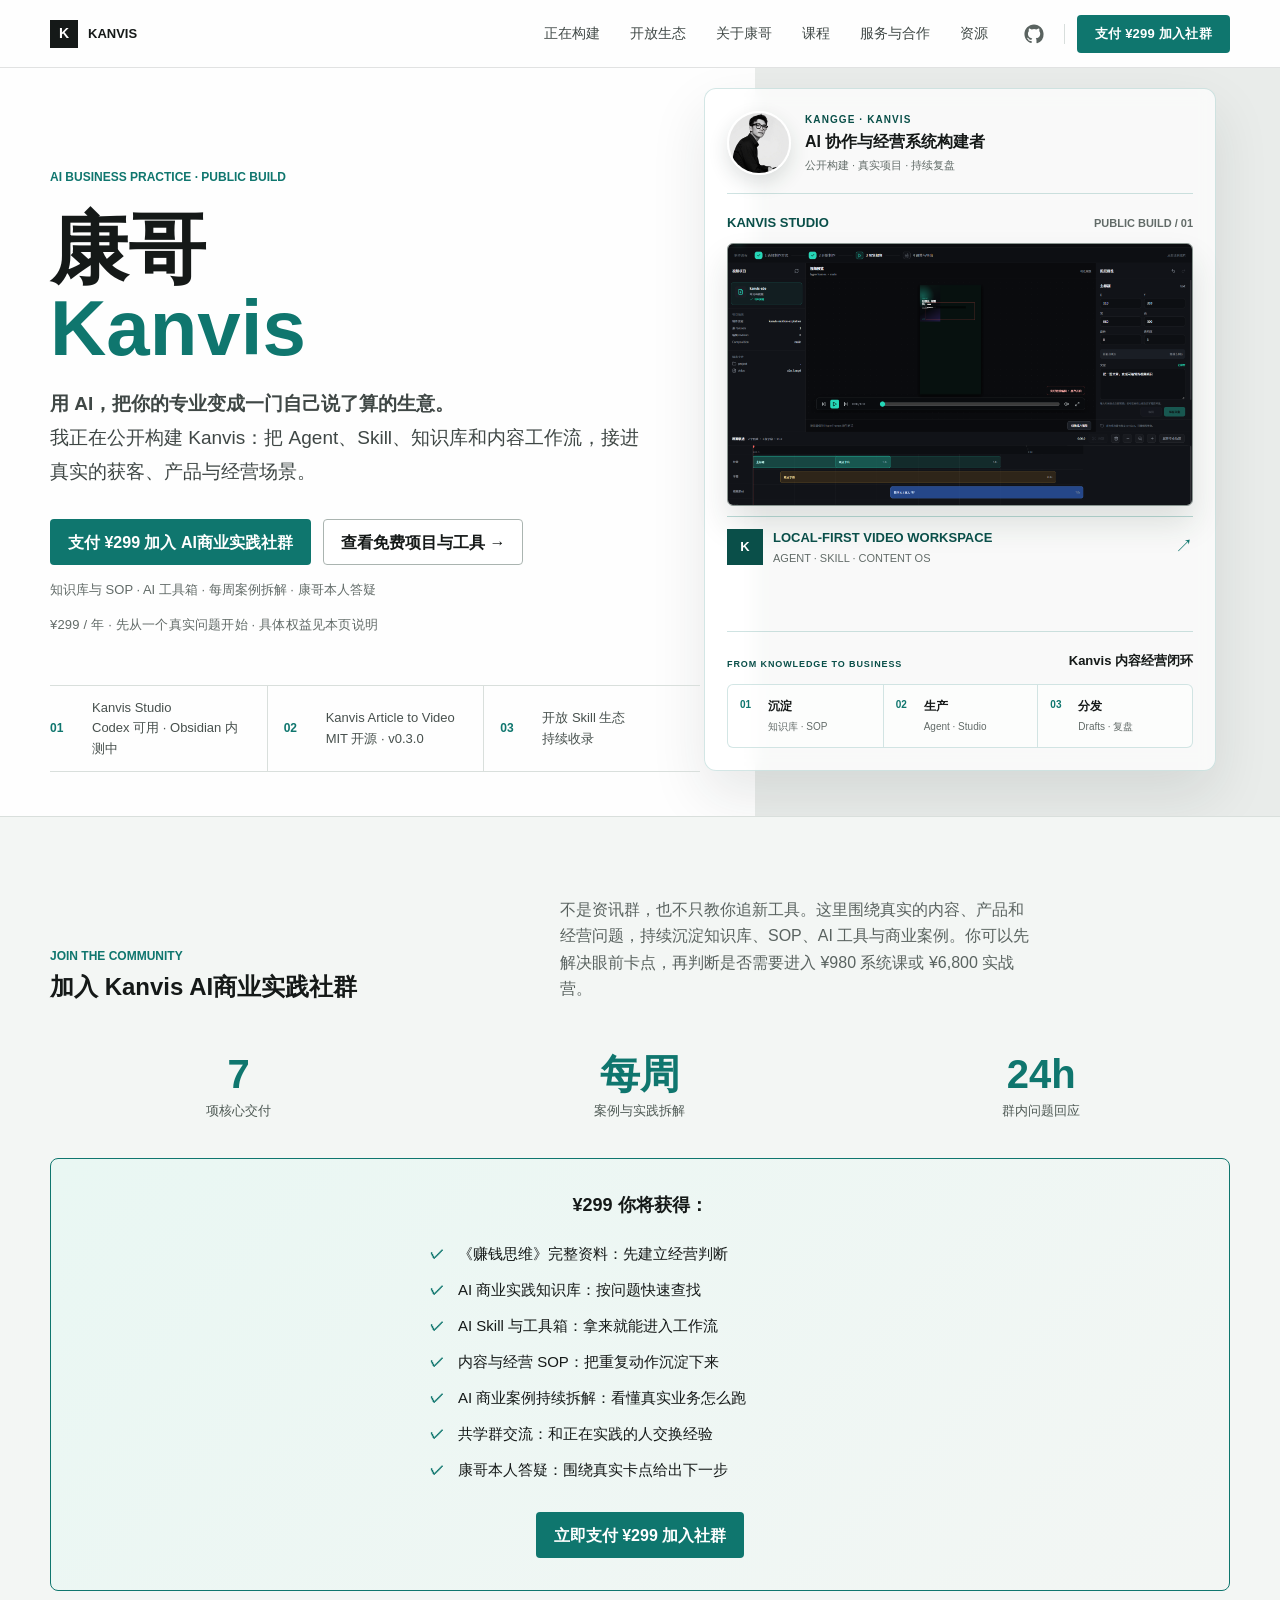
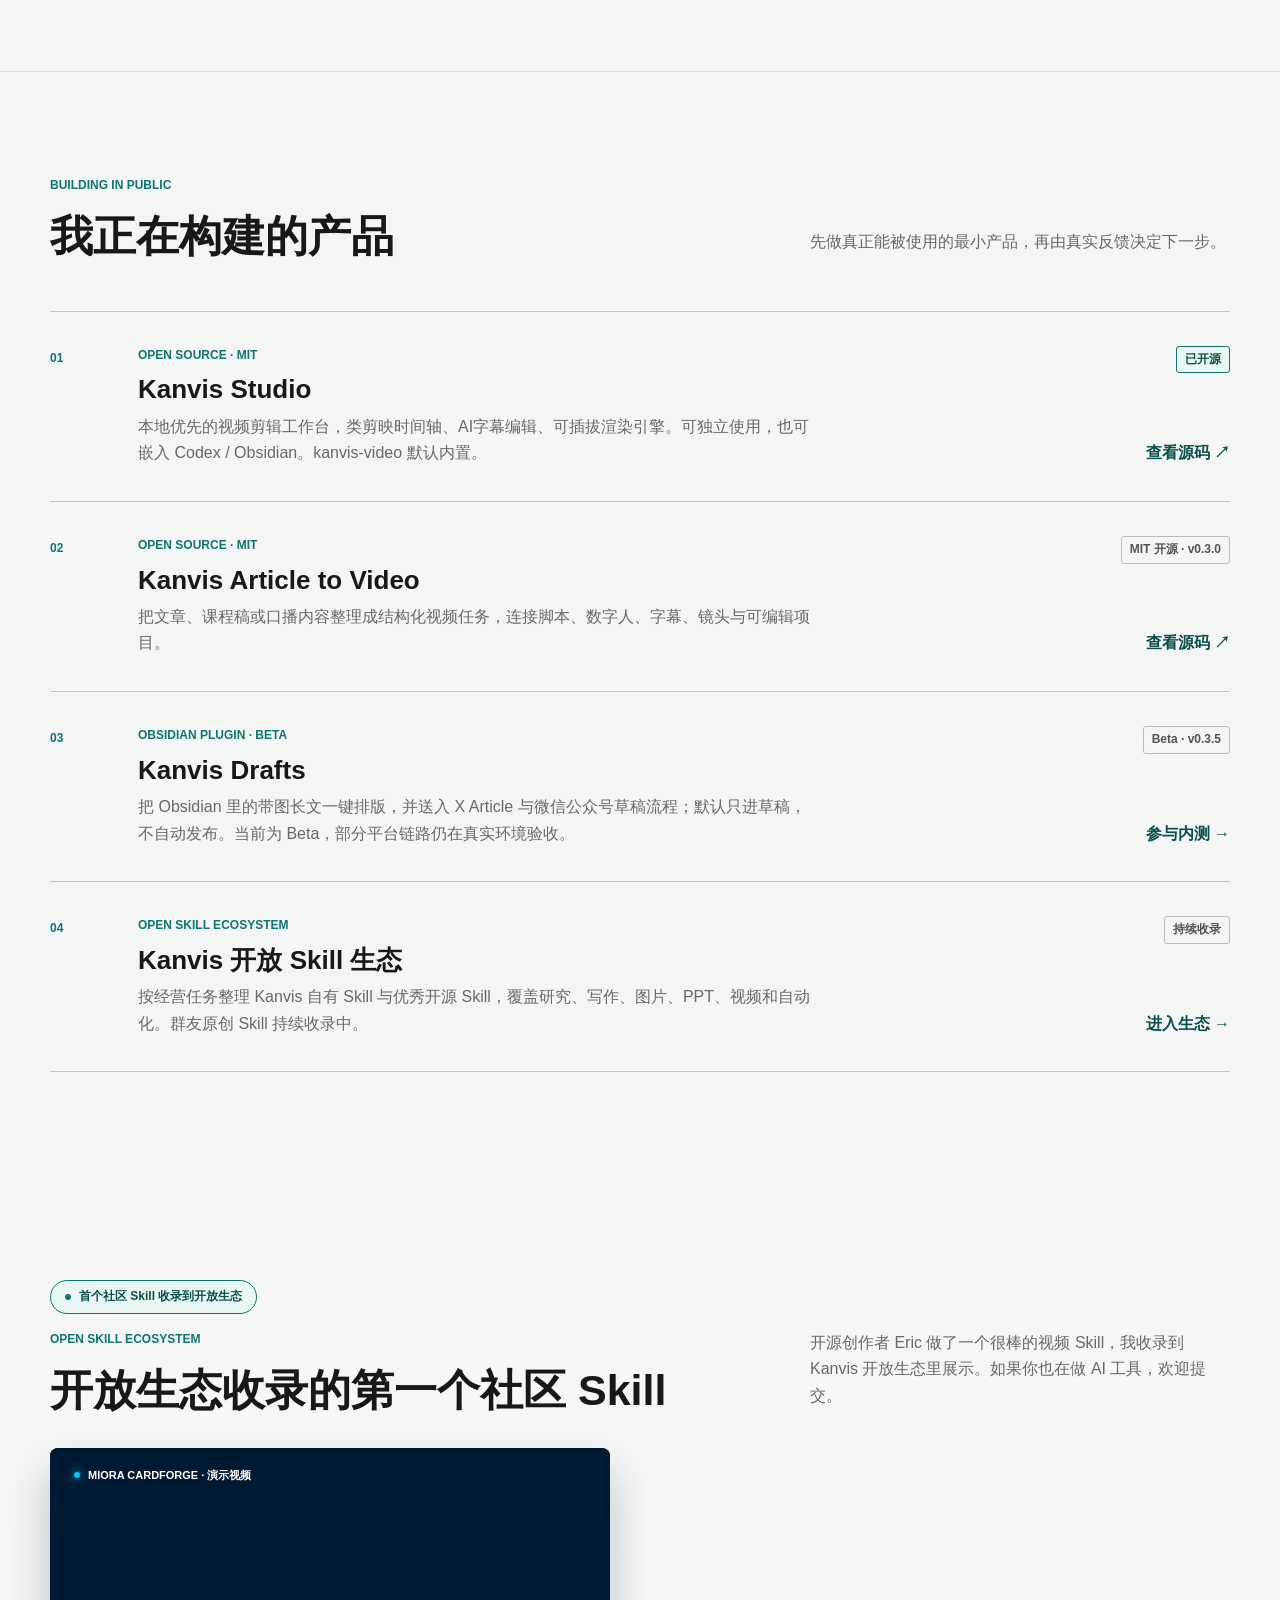
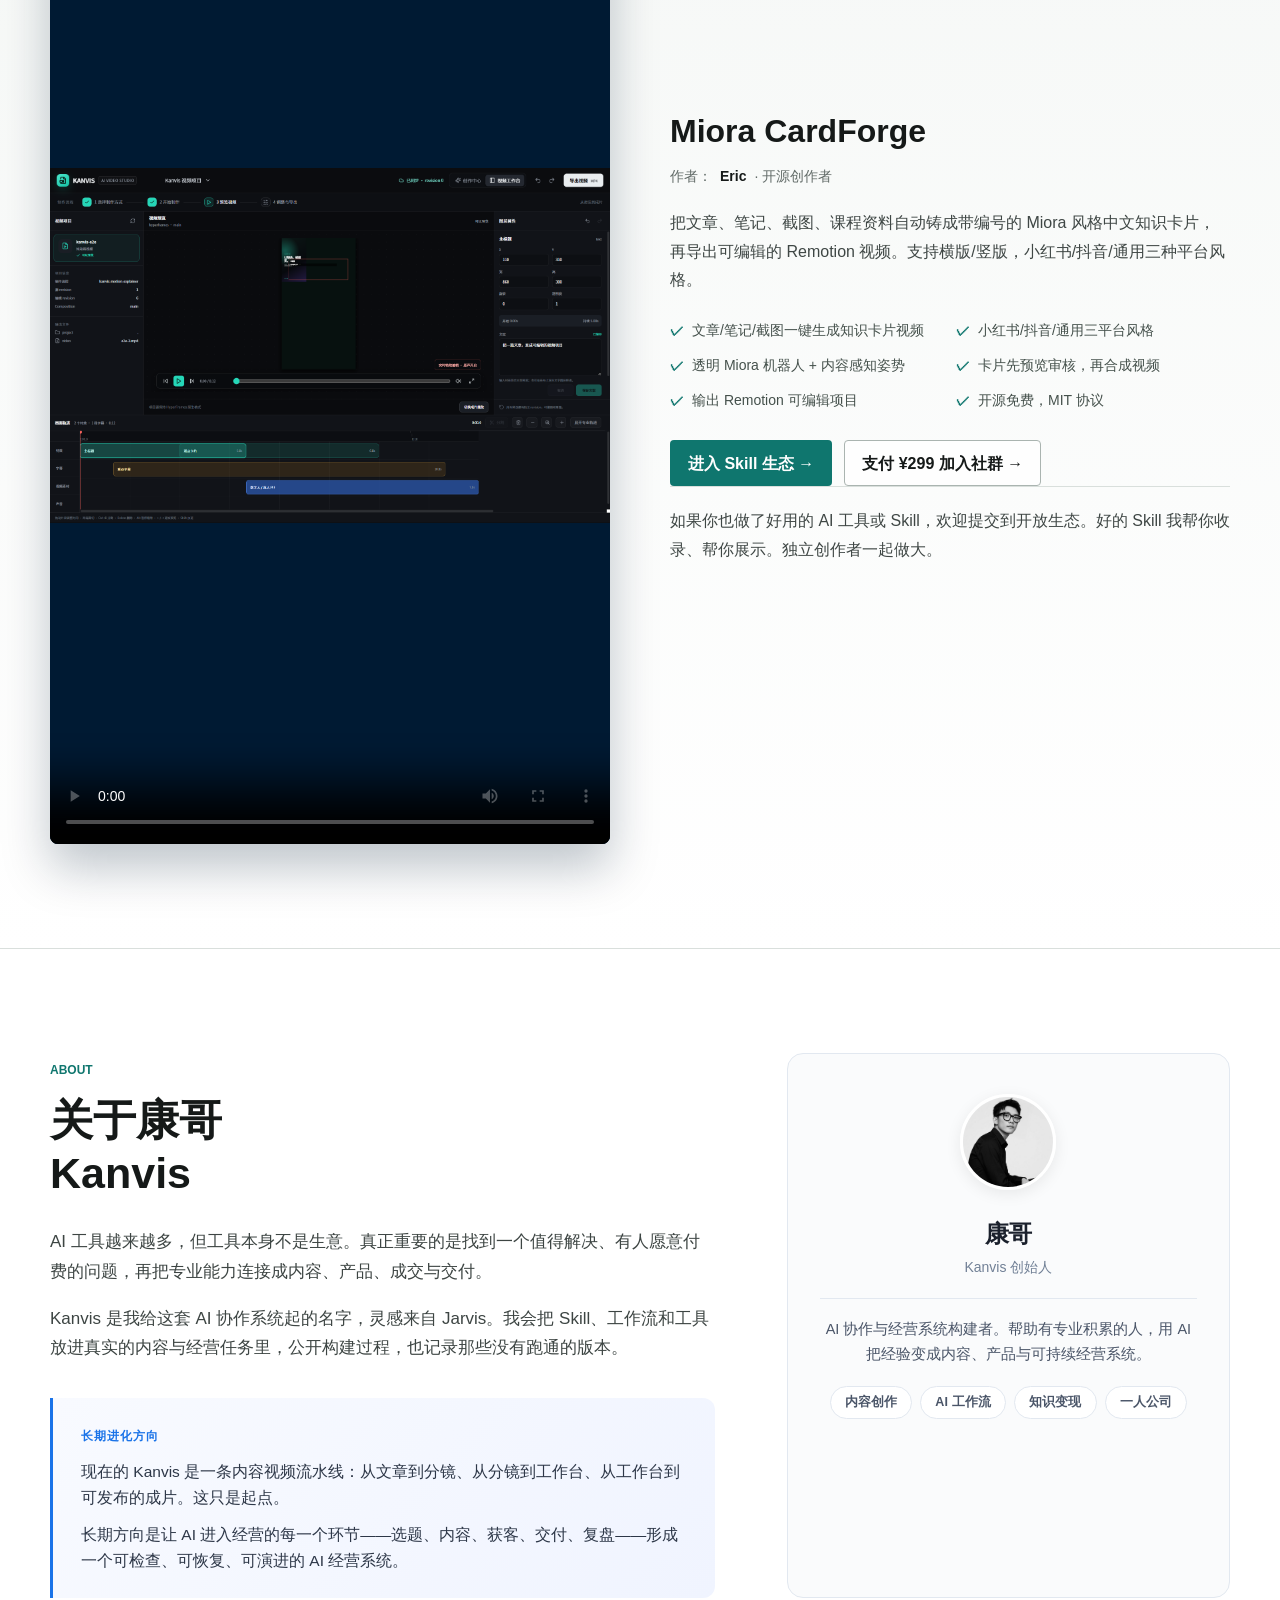
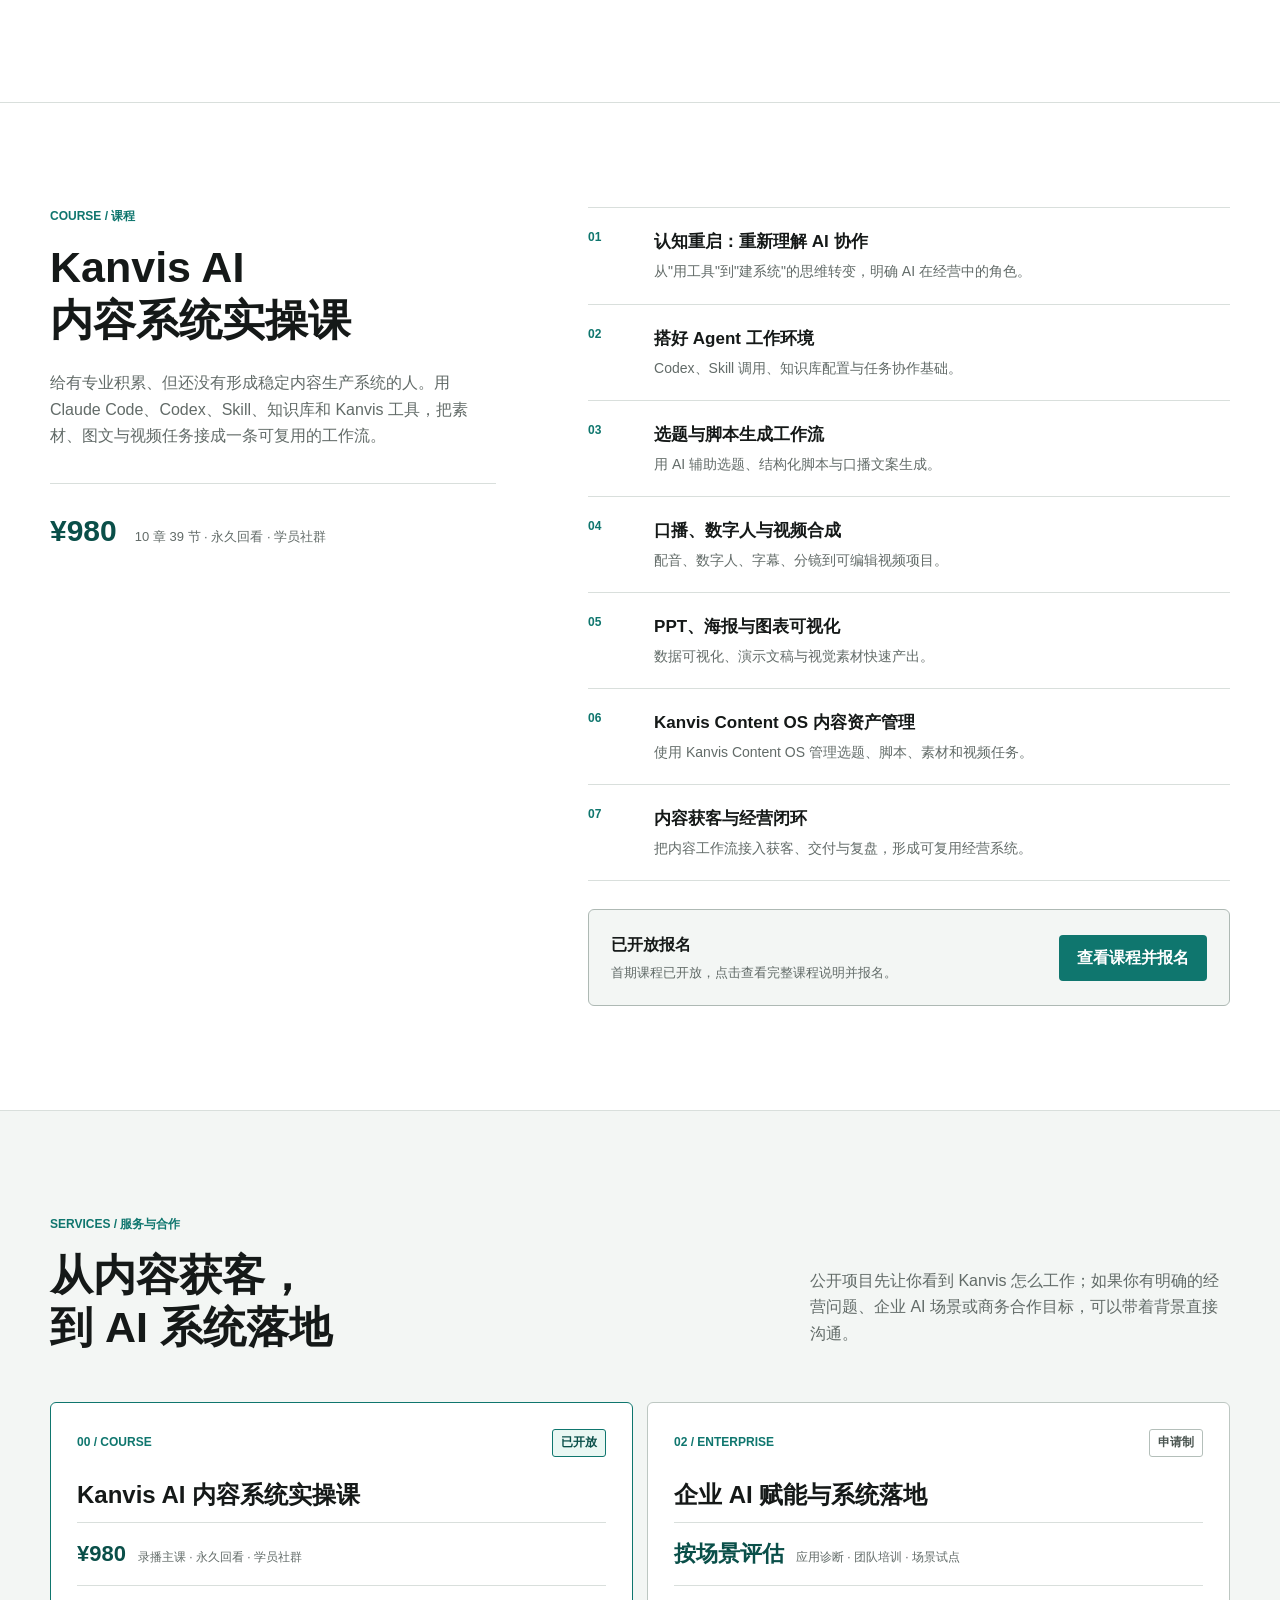
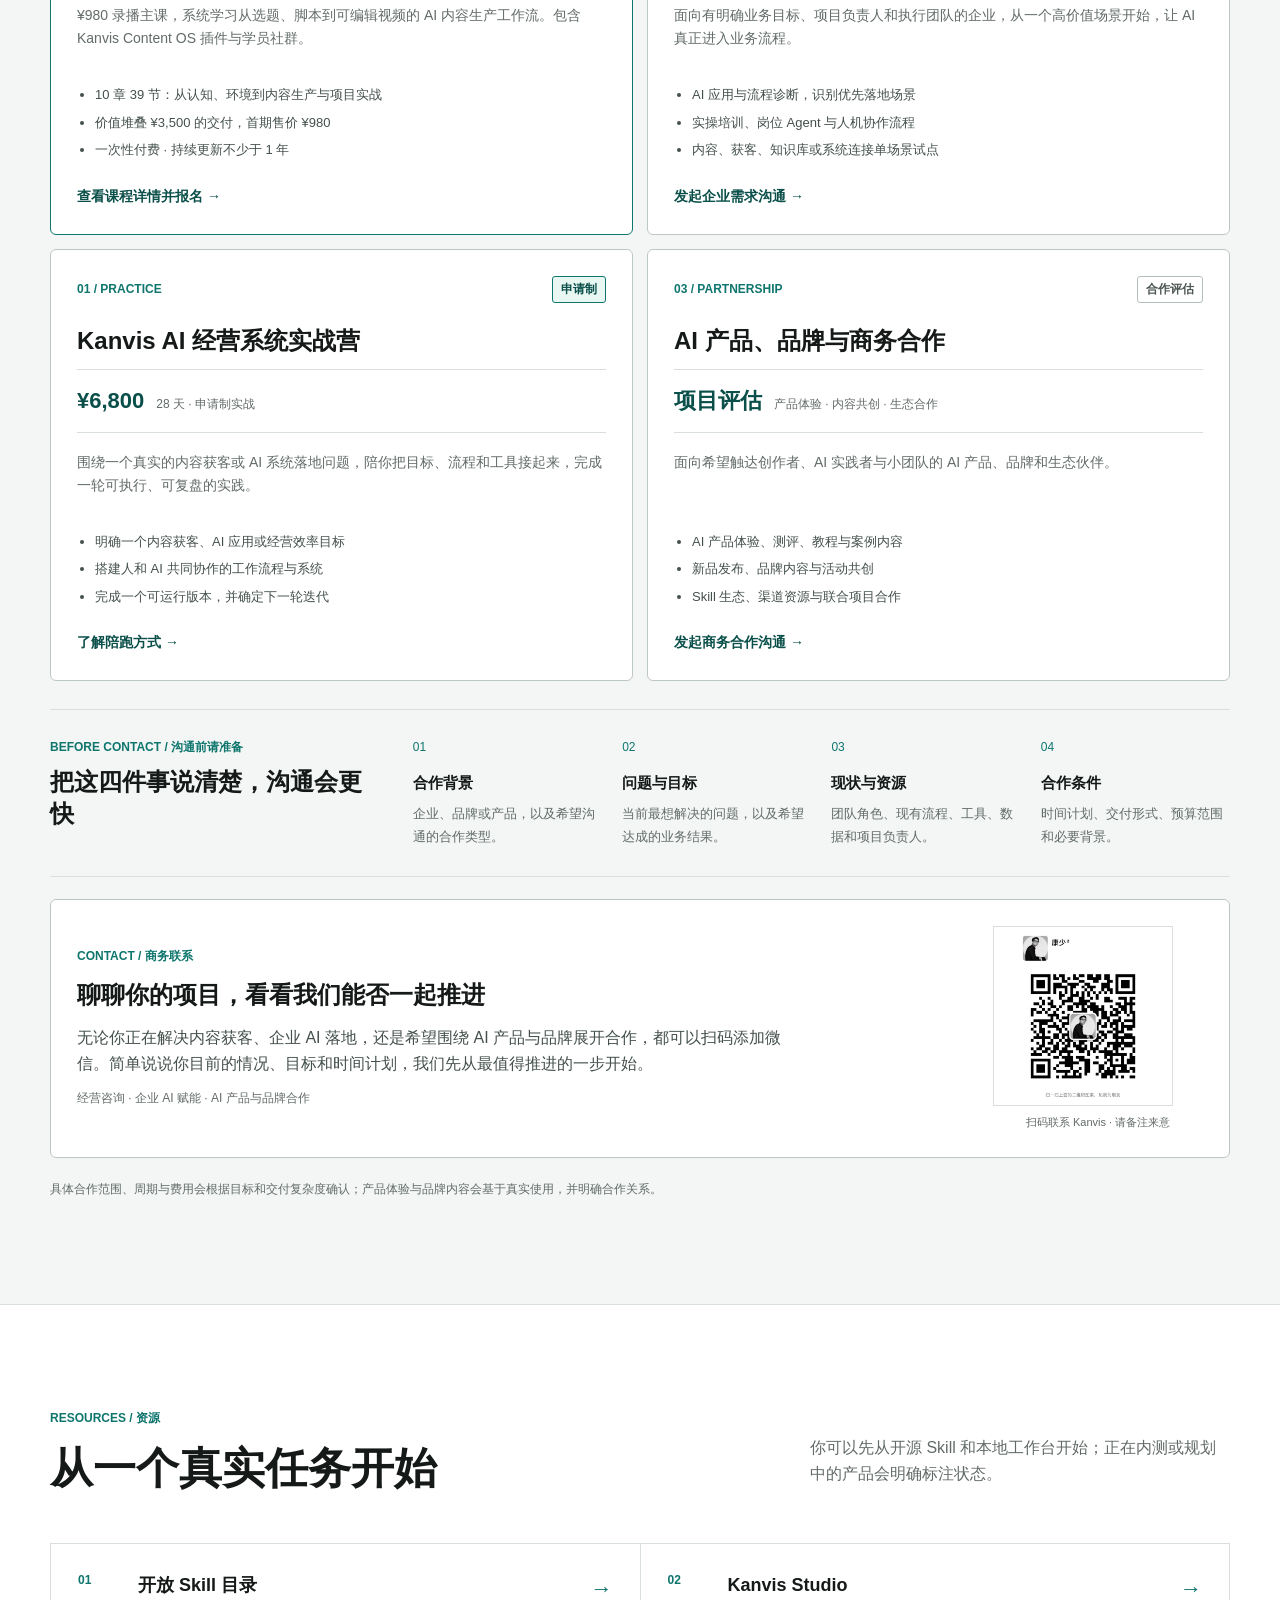
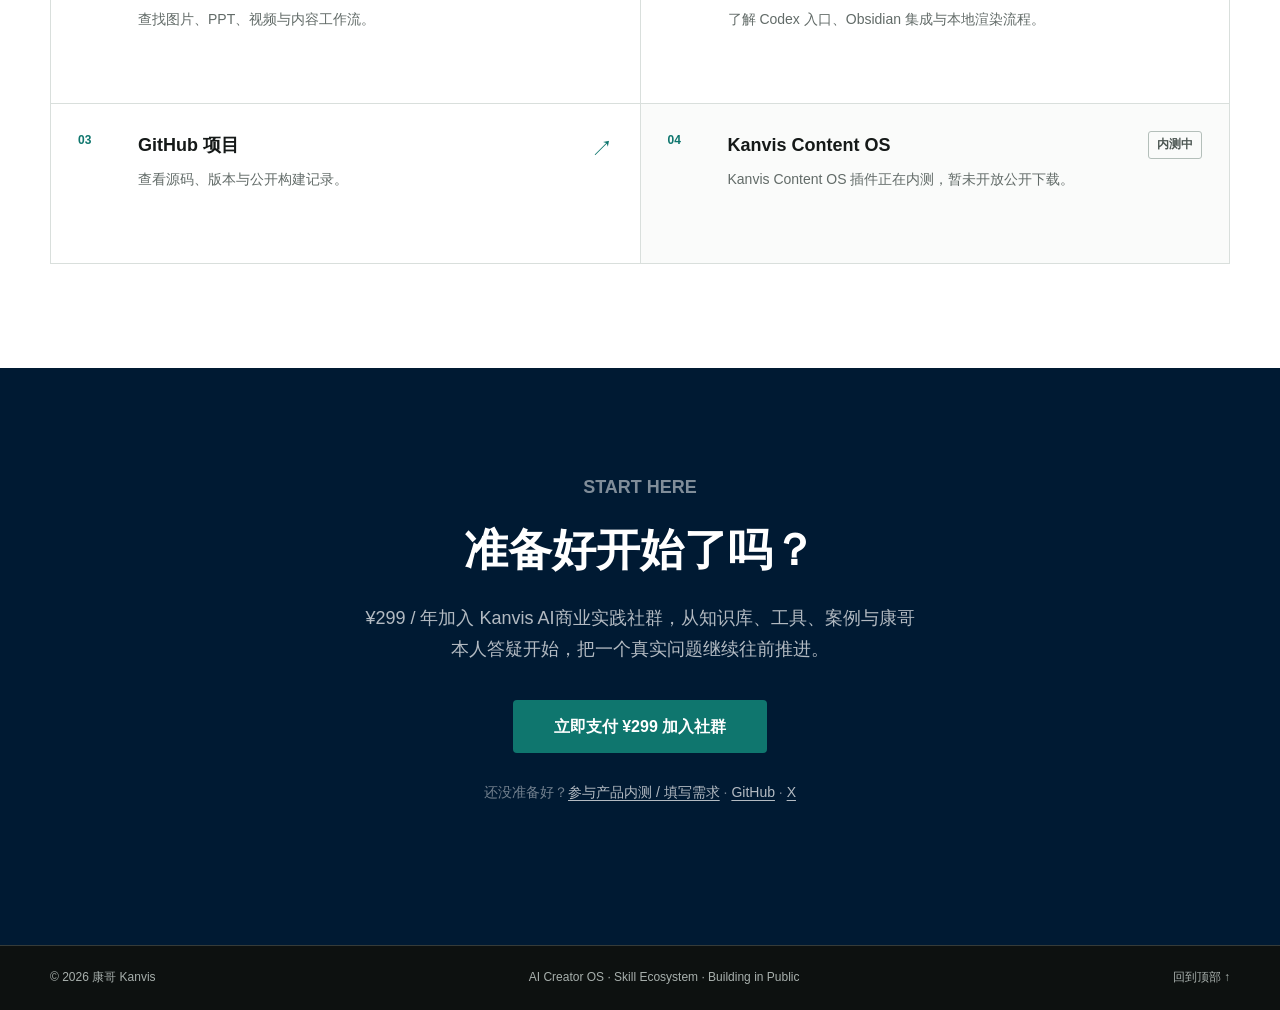
<file: index.html>
<!doctype html>
<html lang="zh-CN">
<head>
  <meta charset="utf-8">
  <meta name="viewport" content="width=device-width, initial-scale=1">
  <meta name="description" content="康哥 Kanvis 的个人主页：用 AI 把专业变成一门自己说了算的生意，公开构建 Agent、Skill、内容系统与真实商业实践。">
  <meta name="theme-color" content="#0f766e">
  <meta property="og:type" content="website">
  <meta property="og:locale" content="zh_CN">
  <meta property="og:site_name" content="Kanvis System">
  <meta property="og:title" content="康哥 Kanvis｜AI 协作与经营系统">
  <meta property="og:description" content="用 AI 把专业变成一门自己说了算的生意，公开构建 Agent、Skill、内容系统与真实商业实践。">
  <meta property="og:url" content="https://kanvis-chen.github.io/kanvis-homepage/">
  <meta property="og:image" content="https://kanvis-chen.github.io/kanvis-homepage/assets/kanvis-workbench.png">
  <meta name="twitter:card" content="summary_large_image">
  <meta name="twitter:title" content="康哥 Kanvis｜AI 协作与经营系统">
  <meta name="twitter:description" content="用 AI 把专业变成一门自己说了算的生意，公开构建 Agent、Skill、内容系统与真实商业实践。">
  <meta name="twitter:image" content="https://kanvis-chen.github.io/kanvis-homepage/assets/kanvis-workbench.png">
  <title>康哥 Kanvis｜AI 协作与经营系统</title>
  <link rel="canonical" href="https://kanvis-chen.github.io/kanvis-homepage/">
  <link rel="icon" type="image/png" href="assets/kanvis-portrait.png">
  <link rel="stylesheet" href="assets/styles.css?v=20260811-1">
  <script defer src="assets/app.js?v=20260811-1"></script>
  <script type="application/ld+json">
    {
      "@context": "https://schema.org",
      "@graph": [
        {
          "@type": "Person",
          "name": "康哥 Kanvis",
          "url": "https://kanvis-chen.github.io/kanvis-homepage/",
          "sameAs": [
            "https://github.com/Kanvis-chen",
            "https://x.com/kanvis_chen"
          ],
          "jobTitle": "AI 协作与经营系统构建者"
        },
        {
          "@type": "WebSite",
          "name": "Kanvis System",
          "url": "https://kanvis-chen.github.io/kanvis-homepage/",
          "inLanguage": "zh-CN"
        }
      ]
    }
  </script>
  <style>
    .statement-direction {
      font-size: 22px;
      font-weight: 700;
      color: #0a0a0a;
      margin: 36px 0 14px;
      letter-spacing: -0.01em;
    }
    .statement-direction-copy {
      color: #4a4a4a;
      line-height: 1.7;
      font-size: 16px;
      margin: 0 0 14px;
    }

    /* Ecosystem section */
    .ecosystem {
      padding: 104px 0;
      background: linear-gradient(180deg, #f3f6f4 0%, #ffffff 100%);
      border-bottom: 1px solid var(--line);
    }
    .ecosystem-badge {
      display: inline-flex;
      align-items: center;
      gap: 8px;
      margin-bottom: 16px;
      padding: 6px 14px;
      border: 1px solid var(--teal);
      border-radius: 999px;
      color: var(--teal-dark);
      background: #e9f7f3;
      font-size: 12px;
      font-weight: 750;
    }
    .ecosystem-badge::before {
      content: "";
      width: 6px;
      height: 6px;
      border-radius: 50%;
      background: var(--teal);
      animation: pulse-dot 2s ease-in-out infinite;
    }
    @keyframes pulse-dot {
      0%, 100% { opacity: 1; transform: scale(1); }
      50% { opacity: 0.6; transform: scale(0.85); }
    }
    .ecosystem-hero {
      display: grid;
      grid-template-columns: minmax(0, 1fr) minmax(0, 1fr);
      gap: 60px;
      align-items: center;
      margin-top: 32px;
    }
    .ecosystem-video {
      position: relative;
      border-radius: 8px;
      overflow: hidden;
      background: #001A33;
      box-shadow: 0 24px 48px rgba(0, 26, 51, 0.25);
    }
    .ecosystem-video video {
      width: 100%;
      display: block;
      aspect-ratio: 9/16;
      object-fit: contain;
      background: #001A33;
    }
    .ecosystem-video-label {
      position: absolute;
      top: 12px;
      left: 12px;
      display: flex;
      align-items: center;
      gap: 8px;
      padding: 6px 12px;
      border-radius: 4px;
      background: rgba(0, 26, 51, 0.85);
      color: #fff;
      font-size: 11px;
      font-weight: 700;
      backdrop-filter: blur(8px);
    }
    .ecosystem-video-label .dot-live {
      width: 6px;
      height: 6px;
      border-radius: 50%;
      background: #00C8FF;
      box-shadow: 0 0 8px #00C8FF;
    }
    .ecosystem-copy h3 {
      margin: 0 0 12px;
      font-size: 32px;
      line-height: 1.25;
      font-family: "Arial Black", Inter, "Microsoft YaHei", sans-serif;
    }
    .ecosystem-copy .ecosystem-author {
      display: inline-flex;
      align-items: center;
      gap: 8px;
      margin-bottom: 20px;
      color: var(--muted);
      font-size: 14px;
    }
    .ecosystem-copy .ecosystem-author strong {
      color: var(--ink);
    }
    .ecosystem-copy p {
      margin: 0 0 16px;
      color: #3f4745;
      font-size: 16px;
      line-height: 1.8;
    }
    .ecosystem-features {
      display: grid;
      grid-template-columns: repeat(2, 1fr);
      gap: 12px;
      margin: 24px 0;
      padding: 0;
      list-style: none;
    }
    .ecosystem-features li {
      display: flex;
      align-items: flex-start;
      gap: 8px;
      font-size: 14px;
      color: #44504b;
    }
    .ecosystem-features li::before {
      content: "✓";
      flex: 0 0 auto;
      color: var(--teal);
      font-weight: 800;
    }
    .ecosystem-actions {
      display: flex;
      flex-wrap: wrap;
      gap: 12px;
      margin-top: 28px;
    }
    .ecosystem-note {
      margin-top: 20px;
      padding-top: 20px;
      border-top: 1px solid var(--line);
      color: var(--muted);
      font-size: 13px;
    }
    @media (max-width: 980px) {
      .ecosystem-hero { grid-template-columns: 1fr; gap: 40px; }
      .ecosystem-video { max-width: 420px; margin: 0 auto; }
    }
    @media (max-width: 760px) {
      .ecosystem { padding: 72px 0; }
      .ecosystem-copy h3 { font-size: 26px; }
      .ecosystem-features { grid-template-columns: 1fr; }
    }

    /* Nav CTA button */
    .header-cta {
      display: inline-flex;
      align-items: center;
      gap: 6px;
      padding: 8px 18px;
      border-radius: 4px;
      background: var(--teal);
      color: #fff !important;
      font-size: 13px;
      font-weight: 750;
      letter-spacing: 0.02em;
      text-decoration: none;
      white-space: nowrap;
      transition: background .15s ease;
    }
    .header-cta:hover { background: var(--teal-dark); color: #fff !important; }

    /* Hero refund note */
    .hero-refund {
      margin-top: 14px;
      font-size: 13px;
      color: var(--muted);
    }

    /* Social proof section */
    .social-proof {
      padding: 80px 0;
      background: var(--soft, #f3f6f4);
      border-bottom: 1px solid var(--line);
    }
    .proof-header {
      display: grid;
      grid-template-columns: 1fr 1fr;
      gap: 40px;
      align-items: end;
      max-width: 980px;
    }
    .proof-header h2 { margin: 0; }
    .proof-header > p {
      margin: 0;
      color: #5a6360;
      font-size: 16px;
      line-height: 1.65;
      padding-bottom: 4px;
    }
    .proof-stats {
      display: grid;
      grid-template-columns: repeat(3, 1fr);
      gap: 24px;
      margin: 48px 0 36px;
      text-align: center;
    }
    .proof-stat-num {
      font-size: 40px;
      font-weight: 800;
      color: var(--teal);
      font-family: "Arial Black", Inter, "Microsoft YaHei", sans-serif;
      line-height: 1;
    }
    .proof-stat-label {
      margin-top: 6px;
      font-size: 13px;
      color: #4f5a55;
    }
    .proof-cta {
      text-align: center;
      padding: 32px 28px;
      border: 1px solid var(--teal);
      border-radius: 8px;
      background: linear-gradient(135deg, #e9f7f3 0%, #f3f6f4 100%);
    }
    .proof-cta p {
      margin: 0 0 16px;
      font-size: 18px;
      font-weight: 700;
      color: var(--ink);
    }
    .proof-benefits {
      list-style: none;
      padding: 0;
      margin: 0 0 24px;
      max-width: 420px;
      margin-left: auto;
      margin-right: auto;
      text-align: left;
    }
    .proof-benefits li {
      padding: 6px 0 6px 28px;
      position: relative;
      font-size: 15px;
      color: var(--ink);
      line-height: 1.6;
    }
    .proof-benefits li::before {
      content: '✓';
      position: absolute;
      left: 0;
      top: 6px;
      color: var(--teal);
      font-weight: 800;
      font-size: 14px;
    }
    .proof-cta .refund-mini {
      margin-top: 12px;
      font-size: 13px;
      color: var(--muted);
      font-weight: 400;
    }

    /* Final CTA section */
    .final-cta {
      padding: 104px 0;
      background: #001A33;
      color: #fff;
      text-align: center;
    }
    .final-cta h2 {
      color: #fff;
      font-size: 44px;
      margin: 0 0 16px;
      font-family: "Arial Black", Inter, "Microsoft YaHei", sans-serif;
    }
    .final-cta p {
      color: rgba(255,255,255,.7);
      font-size: 18px;
      margin: 0 0 36px;
      max-width: 560px;
      margin-left: auto;
      margin-right: auto;
      line-height: 1.7;
    }
    .final-cta .button-primary {
      background: var(--teal);
      padding: 16px 40px;
      font-size: 16px;
    }
    .final-cta .button-primary:hover { background: var(--teal-dark); }
    .final-cta .refund-text {
      margin-top: 20px;
      font-size: 13px;
      color: rgba(255,255,255,.5);
    }
    .final-cta .light-touch {
      margin-top: 28px;
      font-size: 14px;
      color: rgba(255,255,255,.45);
    }
    .final-cta .light-touch a {
      color: rgba(255,255,255,.7);
      text-decoration: underline;
      text-underline-offset: 3px;
    }
    .final-cta .light-touch a:hover { color: #fff; }

    @media (max-width: 760px) {
      .proof-header { grid-template-columns: 1fr; gap: 16px; }
      .proof-stats { grid-template-columns: 1fr; gap: 24px; }
      .proof-stat-num { font-size: 36px; }
      .final-cta h2 { font-size: 30px; }
      .final-cta { padding: 72px 0; }
      .proof-cta { padding: 28px 20px; }
    }
  </style>
</head>
<body>
  <a class="skip-link" href="#main">跳到主要内容</a>

  <header class="site-header" data-header>
    <div class="nav-shell">
      <a class="brand" href="#top" aria-label="返回 Kanvis 首页">
        <span class="brand-mark" aria-hidden="true">K</span>
        <span>KANVIS</span>
      </a>

      <nav class="desktop-nav" aria-label="主要导航">
        <a href="#projects">正在构建</a>
        <a href="#ecosystem">开放生态</a>
        <a href="#about">关于康哥</a>
        <a href="#course">课程</a>
        <a href="#services">服务与合作</a>
        <a href="#resources">资源</a>
      </nav>

      <div class="header-actions">
        <a class="header-gh-icon" href="https://github.com/Kanvis-chen" target="_blank" rel="noopener" aria-label="Kanvis GitHub">
          <svg width="20" height="20" viewBox="0 0 24 24" fill="currentColor" aria-hidden="true"><path d="M12 .5C5.65.5.5 5.65.5 12c0 5.08 3.29 9.39 7.86 10.91.58.11.79-.25.79-.56v-2c-3.2.7-3.88-1.37-3.88-1.37-.53-1.34-1.3-1.7-1.3-1.7-1.06-.72.08-.71.08-.71 1.17.08 1.79 1.2 1.79 1.2 1.04 1.78 2.73 1.27 3.4.97.11-.75.41-1.27.74-1.56-2.56-.29-5.26-1.28-5.26-5.7 0-1.26.45-2.29 1.19-3.1-.12-.29-.52-1.46.11-3.05 0 0 .97-.31 3.18 1.18a11 11 0 0 1 5.79 0c2.2-1.49 3.17-1.18 3.17-1.18.63 1.59.23 2.76.11 3.05.74.81 1.19 1.84 1.19 3.1 0 4.43-2.71 5.41-5.29 5.69.42.36.79 1.08.79 2.18v3.23c0 .31.21.68.8.56A11.5 11.5 0 0 0 23.5 12C23.5 5.65 18.35.5 12 .5Z"/></svg>
        </a>
        <span class="header-divider" aria-hidden="true"></span>
        <a class="header-cta" href="https://ask.feishu.cn/shared-space/7668987231075306736" target="_blank" rel="noopener">支付 ¥299 加入社群</a>
        <button class="menu-button" type="button" aria-label="打开导航" aria-expanded="false" data-menu-button>
          <span></span><span></span>
        </button>
      </div>
    </div>

    <nav class="mobile-nav" aria-label="移动端导航" data-mobile-nav hidden>
      <a href="#projects">正在构建</a>
      <a href="#ecosystem">开放生态</a>
      <a href="#about">关于康哥</a>
      <a href="#course">课程</a>
      <a href="#services">服务与合作</a>
      <a href="#resources">资源</a>
      <a href="https://github.com/Kanvis-chen" target="_blank" rel="noopener">GitHub ↗</a>
      <a class="header-cta" href="https://ask.feishu.cn/shared-space/7668987231075306736" target="_blank" rel="noopener" style="margin-top:8px;justify-content:center;">支付 ¥299 加入社群 ↗</a>
    </nav>
  </header>

  <main id="main">
    <section class="hero" id="top" aria-labelledby="hero-title">
      <div class="hero-visual" aria-label="Kanvis Studio 公开构建中的本地视频工作台">
        <div class="hero-media">
          <div class="hero-identity">
            <img src="assets/kanvis-avatar.png" alt="康哥 Kanvis" width="983" height="941" decoding="async">
            <div>
              <span>KANGGE · KANVIS</span>
              <strong>AI 协作与经营系统构建者</strong>
              <small>公开构建 · 真实项目 · 持续复盘</small>
            </div>
          </div>
          <div class="hero-media-top"><span>KANVIS STUDIO</span><span>PUBLIC BUILD / 01</span></div>
          <img class="hero-workbench" src="assets/kanvis-workbench.png" alt="Kanvis 剪辑工作台真实界面" width="1685" height="1068" decoding="async">
          <div class="hero-media-footer">
            <span class="hero-product-mark">K</span>
            <span><strong>LOCAL-FIRST VIDEO WORKSPACE</strong><small>AGENT · SKILL · CONTENT OS</small></span>
            <span class="hero-media-arrow" aria-hidden="true">↗</span>
          </div>
          <div class="hero-system-map" aria-label="Kanvis 内容经营闭环">
            <div class="hero-system-title">
              <span>FROM KNOWLEDGE TO BUSINESS</span>
              <strong>Kanvis 内容经营闭环</strong>
            </div>
            <div class="hero-system-steps">
              <div><em>01</em><strong>沉淀</strong><span>知识库 · SOP</span></div>
              <div><em>02</em><strong>生产</strong><span>Agent · Studio</span></div>
              <div><em>03</em><strong>分发</strong><span>Drafts · 复盘</span></div>
            </div>
          </div>
        </div>
      </div>
      <div class="hero-wash" aria-hidden="true"></div>
      <div class="hero-content page-shell">
        <p class="eyebrow">AI BUSINESS PRACTICE · PUBLIC BUILD</p>
        <h1 id="hero-title">康哥 <span>Kanvis</span></h1>
        <p class="hero-lead"><strong>用 AI，把你的专业变成一门自己说了算的生意。</strong><br>我正在公开构建 Kanvis：把 Agent、Skill、知识库和内容工作流，接进真实的获客、产品与经营场景。</p>
        <div class="hero-actions">
          <a class="button button-primary" href="https://ask.feishu.cn/shared-space/7668987231075306736" target="_blank" rel="noopener">支付 ¥299 加入 AI商业实践社群</a>
          <a class="button button-secondary" href="open/">查看免费项目与工具 →</a>
        </div>
        <p class="hero-refund">知识库与 SOP · AI 工具箱 · 每周案例拆解 · 康哥本人答疑</p>
        <p class="hero-guarantee" style="margin: 12px 0 0; font-size: 13px; color: var(--muted); letter-spacing: 0.2px;">¥299 / 年 · 先从一个真实问题开始 · 具体权益见本页说明</p>
        <div class="build-status" aria-label="当前项目状态">
          <div><strong>01</strong><span>Kanvis Studio<br>Codex 可用 · Obsidian 内测中</span></div>
          <div><strong>02</strong><span>Kanvis Article to Video<br>MIT 开源 · v0.3.0</span></div>
          <div><strong>03</strong><span>开放 Skill 生态<br>持续收录</span></div>
        </div>
      </div>
    </section>

    <section class="social-proof" id="proof">
      <div class="page-shell">
        <div class="proof-header">
          <div>
            <p class="section-kicker">JOIN THE COMMUNITY</p>
            <h2>加入 Kanvis AI商业实践社群</h2>
          </div>
          <p>不是资讯群，也不只教你追新工具。这里围绕真实的内容、产品和经营问题，持续沉淀知识库、SOP、AI 工具与商业案例。你可以先解决眼前卡点，再判断是否需要进入 ¥980 系统课或 ¥6,800 实战营。</p>
        </div>
        <div class="proof-stats">
          <div>
            <div class="proof-stat-num">7</div>
            <div class="proof-stat-label">项核心交付</div>
          </div>
          <div>
            <div class="proof-stat-num">每周</div>
            <div class="proof-stat-label">案例与实践拆解</div>
          </div>
          <div>
            <div class="proof-stat-num">24h</div>
            <div class="proof-stat-label">群内问题回应</div>
          </div>
        </div>
        <div class="proof-cta">
          <p>¥299 你将获得：</p>
          <ul class="proof-benefits">
            <li>《赚钱思维》完整资料：先建立经营判断</li>
            <li>AI 商业实践知识库：按问题快速查找</li>
            <li>AI Skill 与工具箱：拿来就能进入工作流</li>
            <li>内容与经营 SOP：把重复动作沉淀下来</li>
            <li>AI 商业案例持续拆解：看懂真实业务怎么跑</li>
            <li>共学群交流：和正在实践的人交换经验</li>
            <li>康哥本人答疑：围绕真实卡点给出下一步</li>
          </ul>
          <a class="button button-primary" href="https://ask.feishu.cn/shared-space/7668987231075306736" target="_blank" rel="noopener">立即支付 ¥299 加入社群</a>
        </div>
      </div>
    </section>

    <section class="projects" id="projects">
      <div class="page-shell">
        <div class="section-heading">
          <div>
            <p class="section-kicker">BUILDING IN PUBLIC</p>
            <h2>我正在构建的产品</h2>
          </div>
          <p>先做真正能被使用的最小产品，再由真实反馈决定下一步。</p>
        </div>

        <div class="project-list">
          <article class="project-row">
            <div class="project-index">01</div>
            <div class="project-copy">
              <p class="project-meta">OPEN SOURCE · MIT</p>
              <h3>Kanvis Studio</h3>
              <p>本地优先的视频剪辑工作台，类剪映时间轴、AI字幕编辑、可插拔渲染引擎。可独立使用，也可嵌入 Codex / Obsidian。kanvis-video 默认内置。</p>
            </div>
            <div class="project-actions">
              <span class="status status-live">已开源</span>
              <a class="arrow-link" href="https://github.com/Kanvis-chen/kanvis-studio" target="_blank" rel="noopener">查看源码 <span aria-hidden="true">↗</span></a>
            </div>
          </article>

          <article class="project-row">
            <div class="project-index">02</div>
            <div class="project-copy">
              <p class="project-meta">OPEN SOURCE · MIT</p>
              <h3>Kanvis Article to Video</h3>
              <p>把文章、课程稿或口播内容整理成结构化视频任务，连接脚本、数字人、字幕、镜头与可编辑项目。</p>
            </div>
            <div class="project-actions">
              <span class="status">MIT 开源 · v0.3.0</span>
              <a class="arrow-link" href="https://github.com/Kanvis-chen/kanvis-video" target="_blank" rel="noopener">查看源码 <span aria-hidden="true">↗</span></a>
            </div>
          </article>

          <article class="project-row">
            <div class="project-index">03</div>
            <div class="project-copy">
              <p class="project-meta">OBSIDIAN PLUGIN · BETA</p>
              <h3>Kanvis Drafts</h3>
              <p>把 Obsidian 里的带图长文一键排版，并送入 X Article 与微信公众号草稿流程；默认只进草稿，不自动发布。当前为 Beta，部分平台链路仍在真实环境验收。</p>
            </div>
            <div class="project-actions">
              <span class="status">Beta · v0.3.5</span>
              <a class="arrow-link" href="https://my.feishu.cn/share/base/shrcnLa2i2JpSeCvYqpPoDDJw7e" target="_blank" rel="noopener">参与内测 <span aria-hidden="true">→</span></a>
            </div>
          </article>

          <article class="project-row">
            <div class="project-index">04</div>
            <div class="project-copy">
              <p class="project-meta">OPEN SKILL ECOSYSTEM</p>
              <h3>Kanvis 开放 Skill 生态</h3>
              <p>按经营任务整理 Kanvis 自有 Skill 与优秀开源 Skill，覆盖研究、写作、图片、PPT、视频和自动化。群友原创 Skill 持续收录中。</p>
            </div>
            <div class="project-actions">
              <span class="status">持续收录</span>
              <a class="arrow-link" href="open/?tab=skill">进入生态 <span aria-hidden="true">→</span></a>
            </div>
          </article>
        </div>
      </div>
    </section>

    <section class="ecosystem" id="ecosystem" aria-labelledby="ecosystem-title">
      <div class="page-shell">
        <div class="ecosystem-badge">
          <span>首个社区 Skill 收录到开放生态</span>
        </div>
        <div class="section-heading" style="margin-bottom: 0;">
          <div>
            <p class="section-kicker">OPEN SKILL ECOSYSTEM</p>
            <h2 id="ecosystem-title">开放生态收录的第一个社区 Skill</h2>
          </div>
          <p>开源创作者 Eric 做了一个很棒的视频 Skill，我收录到 Kanvis 开放生态里展示。如果你也在做 AI 工具，欢迎提交。</p>
        </div>

        <div class="ecosystem-hero">
          <div class="ecosystem-video">
            <div class="ecosystem-video-label">
              <span class="dot-live"></span>
              <span>MIORA CARDFORGE · 演示视频</span>
            </div>
            <video controls preload="metadata" poster="assets/kanvis-workbench.png">
              <source src="assets/miora-cardforge-demo.mp4" type="video/mp4">
              您的浏览器不支持视频播放。
            </video>
          </div>
          <div class="ecosystem-copy">
            <h3>Miora CardForge</h3>
            <p class="ecosystem-author">作者：<strong>Eric</strong> · 开源创作者</p>
            <p>把文章、笔记、截图、课程资料自动铸成带编号的 Miora 风格中文知识卡片，再导出可编辑的 Remotion 视频。支持横版/竖版，小红书/抖音/通用三种平台风格。</p>
            <ul class="ecosystem-features">
              <li>文章/笔记/截图一键生成知识卡片视频</li>
              <li>小红书/抖音/通用三平台风格</li>
              <li>透明 Miora 机器人 + 内容感知姿势</li>
              <li>卡片先预览审核，再合成视频</li>
              <li>输出 Remotion 可编辑项目</li>
              <li>开源免费，MIT 协议</li>
            </ul>
            <div class="ecosystem-actions">
              <a class="button button-primary" href="open/?tab=skill">进入 Skill 生态 →</a>
              <a class="button button-secondary" href="https://ask.feishu.cn/shared-space/7668987231075306736" target="_blank" rel="noopener">支付 ¥299 加入社群 →</a>
            </div>
            <p class="ecosystem-note">如果你也做了好用的 AI 工具或 Skill，欢迎提交到开放生态。好的 Skill 我帮你收录、帮你展示。独立创作者一起做大。</p>
          </div>
        </div>
      </div>
    </section>

    <section class="statement" id="about">
      <div class="page-shell statement-grid">
        <div class="statement-main">
          <p class="section-kicker">ABOUT</p>
          <h2>关于康哥<br>Kanvis</h2>
          <div class="statement-body">
            <p>AI 工具越来越多，但工具本身不是生意。真正重要的是找到一个值得解决、有人愿意付费的问题，再把专业能力连接成内容、产品、成交与交付。</p>
            <p>Kanvis 是我给这套 AI 协作系统起的名字，灵感来自 Jarvis。我会把 Skill、工作流和工具放进真实的内容与经营任务里，公开构建过程，也记录那些没有跑通的版本。</p>
          </div>
          <div class="statement-vision">
            <span class="vision-label">长期进化方向</span>
            <p>现在的 Kanvis 是一条内容视频流水线：从文章到分镜、从分镜到工作台、从工作台到可发布的成片。这只是起点。</p>
            <p>长期方向是让 AI 进入经营的每一个环节——选题、内容、获客、交付、复盘——形成一个可检查、可恢复、可演进的 AI 经营系统。</p>
          </div>
        </div>
        <div class="statement-sidebar">
          <div class="profile-card">
            <img class="statement-avatar" src="assets/kanvis-avatar.png" alt="康哥 Kanvis" width="983" height="941" loading="lazy" decoding="async">
            <div class="profile-card-info">
              <strong>康哥</strong>
              <span>Kanvis 创始人</span>
            </div>
            <p class="profile-card-bio">AI 协作与经营系统构建者。帮助有专业积累的人，用 AI 把经验变成内容、产品与可持续经营系统。</p>
            <div class="profile-card-tags">
              <span class="profile-tag">内容创作</span>
              <span class="profile-tag">AI 工作流</span>
              <span class="profile-tag">知识变现</span>
              <span class="profile-tag">一人公司</span>
            </div>
          </div>
        </div>
      </div>
    </section>

    <section class="course" id="course">
      <div class="page-shell course-layout">
        <div class="course-intro">
          <p class="section-kicker">COURSE / 课程</p>
          <h2>Kanvis AI<br>内容系统实操课</h2>
          <p>给有专业积累、但还没有形成稳定内容生产系统的人。用 Claude Code、Codex、Skill、知识库和 Kanvis 工具，把素材、图文与视频任务接成一条可复用的工作流。</p>
          <div class="price-line"><strong>¥980</strong><span>10 章 39 节 · 永久回看 · 学员社群</span></div>
        </div>

        <div class="course-detail">
          <ol class="curriculum">
            <li><span>01</span><div><strong>认知重启：重新理解 AI 协作</strong><p>从"用工具"到"建系统"的思维转变，明确 AI 在经营中的角色。</p></div></li>
            <li><span>02</span><div><strong>搭好 Agent 工作环境</strong><p>Codex、Skill 调用、知识库配置与任务协作基础。</p></div></li>
            <li><span>03</span><div><strong>选题与脚本生成工作流</strong><p>用 AI 辅助选题、结构化脚本与口播文案生成。</p></div></li>
            <li><span>04</span><div><strong>口播、数字人与视频合成</strong><p>配音、数字人、字幕、分镜到可编辑视频项目。</p></div></li>
            <li><span>05</span><div><strong>PPT、海报与图表可视化</strong><p>数据可视化、演示文稿与视觉素材快速产出。</p></div></li>
            <li><span>06</span><div><strong>Kanvis Content OS 内容资产管理</strong><p>使用 Kanvis Content OS 管理选题、脚本、素材和视频任务。</p></div></li>
            <li><span>07</span><div><strong>内容获客与经营闭环</strong><p>把内容工作流接入获客、交付与复盘，形成可复用经营系统。</p></div></li>
          </ol>
          <div class="course-cta">
            <div>
              <strong>已开放报名</strong>
              <p>首期课程已开放，点击查看完整课程说明并报名。</p>
            </div>
            <a class="button button-primary" href="course.html">查看课程并报名</a>
          </div>
        </div>
      </div>
    </section>

    <section class="services" id="services">
      <div class="page-shell">
        <div class="section-heading">
          <div>
            <p class="section-kicker">SERVICES / 服务与合作</p>
            <h2>从内容获客，<br>到 AI 系统落地</h2>
          </div>
          <p>公开项目先让你看到 Kanvis 怎么工作；如果你有明确的经营问题、企业 AI 场景或商务合作目标，可以带着背景直接沟通。</p>
        </div>

        <div class="service-grid">
          <article class="service-card">
            <div class="service-card-head"><span class="service-no">01 / PRACTICE</span><span class="status status-live">申请制</span></div>
            <h3>Kanvis AI 经营系统实战营</h3>
            <div class="service-price"><strong>¥6,800</strong><span>28 天 · 申请制实战</span></div>
            <p>围绕一个真实的内容获客或 AI 系统落地问题，陪你把目标、流程和工具接起来，完成一轮可执行、可复盘的实践。</p>
            <ul>
              <li>明确一个内容获客、AI 应用或经营效率目标</li>
              <li>搭建人和 AI 共同协作的工作流程与系统</li>
              <li>完成一个可运行版本，并确定下一轮迭代</li>
            </ul>
            <button class="arrow-link service-open" type="button" data-service-open="business">了解陪跑方式 <span aria-hidden="true">→</span></button>
          </article>

          <article class="service-card">
            <div class="service-card-head"><span class="service-no">02 / ENTERPRISE</span><span class="status">申请制</span></div>
            <h3>企业 AI 赋能与系统落地</h3>
            <div class="service-price"><strong>按场景评估</strong><span>应用诊断 · 团队培训 · 场景试点</span></div>
            <p>面向有明确业务目标、项目负责人和执行团队的企业，从一个高价值场景开始，让 AI 真正进入业务流程。</p>
            <ul>
              <li>AI 应用与流程诊断，识别优先落地场景</li>
              <li>实操培训、岗位 Agent 与人机协作流程</li>
              <li>内容、获客、知识库或系统连接单场景试点</li>
            </ul>
            <button class="arrow-link service-open" type="button" data-service-open="enterprise">发起企业需求沟通 <span aria-hidden="true">→</span></button>
          </article>

          <article class="service-card">
            <div class="service-card-head"><span class="service-no">03 / PARTNERSHIP</span><span class="status">合作评估</span></div>
            <h3>AI 产品、品牌与商务合作</h3>
            <div class="service-price"><strong>项目评估</strong><span>产品体验 · 内容共创 · 生态合作</span></div>
            <p>面向希望触达创作者、AI 实践者与小团队的 AI 产品、品牌和生态伙伴。</p>
            <ul>
              <li>AI 产品体验、测评、教程与案例内容</li>
              <li>新品发布、品牌内容与活动共创</li>
              <li>Skill 生态、渠道资源与联合项目合作</li>
            </ul>
            <button class="arrow-link service-open" type="button" data-service-open="brand">发起商务合作沟通 <span aria-hidden="true">→</span></button>
          </article>

          <article class="service-card service-card-feature" style="order:0">
            <div class="service-card-head"><span class="service-no">00 / COURSE</span><span class="status status-live">已开放</span></div>
            <h3>Kanvis AI 内容系统实操课</h3>
            <div class="service-price"><strong>¥980</strong><span>录播主课 · 永久回看 · 学员社群</span></div>
            <p>¥980 录播主课，系统学习从选题、脚本到可编辑视频的 AI 内容生产工作流。包含 Kanvis Content OS 插件与学员社群。</p>
            <ul>
              <li>10 章 39 节：从认知、环境到内容生产与项目实战</li>
              <li>价值堆叠 ¥3,500 的交付，首期售价 ¥980</li>
              <li>一次性付费 · 持续更新不少于 1 年</li>
            </ul>
            <a class="arrow-link service-open" href="course.html">查看课程详情并报名 <span aria-hidden="true">→</span></a>
          </article>
        </div>

        <div class="collaboration-brief" aria-labelledby="collaboration-brief-title">
          <div class="collaboration-brief-intro">
            <p class="section-kicker">BEFORE CONTACT / 沟通前请准备</p>
            <h3 id="collaboration-brief-title">把这四件事说清楚，沟通会更快</h3>
          </div>
          <ol class="collaboration-brief-list">
            <li><span>01</span><strong>合作背景</strong><p>企业、品牌或产品，以及希望沟通的合作类型。</p></li>
            <li><span>02</span><strong>问题与目标</strong><p>当前最想解决的问题，以及希望达成的业务结果。</p></li>
            <li><span>03</span><strong>现状与资源</strong><p>团队角色、现有流程、工具、数据和项目负责人。</p></li>
            <li><span>04</span><strong>合作条件</strong><p>时间计划、交付形式、预算范围和必要背景。</p></li>
          </ol>
        </div>

        <div class="paid-consultation-entry">
          <div class="paid-consultation-copy">
            <p class="section-kicker">CONTACT / 商务联系</p>
            <h3>聊聊你的项目，看看我们能否一起推进</h3>
            <p>无论你正在解决内容获客、企业 AI 落地，还是希望围绕 AI 产品与品牌展开合作，都可以扫码添加微信。简单说说你目前的情况、目标和时间计划，我们先从最值得推进的一步开始。</p>
            <span>经营咨询 · 企业 AI 赋能 · AI 产品与品牌合作</span>
          </div>
          <figure class="paid-consultation-qr">
              <img src="assets/kanvis-paid-consultation-qr.jpg" alt="Kanvis 商务联系微信二维码" width="1056" height="1371" loading="lazy" decoding="async">
            <figcaption>扫码联系 Kanvis · 请备注来意</figcaption>
          </figure>
        </div>

        <p class="service-note">具体合作范围、周期与费用会根据目标和交付复杂度确认；产品体验与品牌内容会基于真实使用，并明确合作关系。</p>
      </div>
    </section>

    <section class="resources" id="resources">
      <div class="page-shell">
        <div class="section-heading">
          <div>
            <p class="section-kicker">RESOURCES / 资源</p>
            <h2>从一个真实任务开始</h2>
          </div>
          <p>你可以先从开源 Skill 和本地工作台开始；正在内测或规划中的产品会明确标注状态。</p>
        </div>

        <div class="resource-grid">
          <a class="resource-item" href="open/?tab=skill">
            <span class="resource-no">01</span>
            <div><strong>开放 Skill 目录</strong><p>查找图片、PPT、视频与内容工作流。</p></div>
            <span class="resource-arrow" aria-hidden="true">→</span>
          </a>
          <a class="resource-item" href="open/?tab=workbench">
            <span class="resource-no">02</span>
            <div><strong>Kanvis Studio</strong><p>了解 Codex 入口、Obsidian 集成与本地渲染流程。</p></div>
            <span class="resource-arrow" aria-hidden="true">→</span>
          </a>
          <a class="resource-item" href="https://github.com/Kanvis-chen" target="_blank" rel="noopener">
            <span class="resource-no">03</span>
            <div><strong>GitHub 项目</strong><p>查看源码、版本与公开构建记录。</p></div>
            <span class="resource-arrow" aria-hidden="true">↗</span>
          </a>
          <div class="resource-item resource-pending">
            <span class="resource-no">04</span>
            <div><strong>Kanvis Content OS</strong><p>Kanvis Content OS 插件正在内测，暂未开放公开下载。</p></div>
            <span class="status">内测中</span>
          </div>
        </div>
      </div>
    </section>

    <section class="final-cta" id="join">
      <div class="page-shell">
        <p class="section-kicker" style="color:rgba(255,255,255,.5);margin-bottom:12px;">START HERE</p>
        <h2>准备好开始了吗？</h2>
        <p>¥299 / 年加入 Kanvis AI商业实践社群，从知识库、工具、案例与康哥本人答疑开始，把一个真实问题继续往前推进。</p>
        <a class="button button-primary" href="https://ask.feishu.cn/shared-space/7668987231075306736" target="_blank" rel="noopener">立即支付 ¥299 加入社群</a>
        <p class="light-touch">还没准备好？<a href="https://my.feishu.cn/share/base/shrcnLa2i2JpSeCvYqpPoDDJw7e" target="_blank" rel="noopener">参与产品内测 / 填写需求</a> · <a href="https://github.com/Kanvis-chen" target="_blank" rel="noopener">GitHub</a> · <a href="https://x.com/kanvis_chen" target="_blank" rel="noopener">X</a></p>
      </div>
    </section>
  </main>

  <footer class="site-footer">
    <div class="page-shell footer-row">
      <span>© <span data-year></span> 康哥 Kanvis</span>
      <span>AI Creator OS · Skill Ecosystem · Building in Public</span>
      <a href="#top">回到顶部 ↑</a>
    </div>
  </footer>

  <dialog class="course-dialog" data-course-dialog aria-labelledby="course-dialog-title">
    <button class="dialog-close" type="button" aria-label="关闭课程说明" data-course-dialog-close>×</button>
    <p class="section-kicker">COURSE BRIEF</p>
    <h2 id="course-dialog-title">Kanvis AI 内容系统实操课</h2>
    <p>这是一门面向内容生产实践的课程，帮助你用 Codex、Skill 和 Kanvis Content OS 搭建一套可复用的内容工作流。</p>
    <ul>
      <li>适合：已经有专业主题，希望稳定生产口播、图文、数字人或课程素材的人。</li>
      <li>包含：录播主课、Kanvis Content OS、标准安装说明、学员社群支持与后续更新。</li>
      <li>进度：首期内容正在制作，开放报名后会在本页更新。</li>
    </ul>
    <div class="dialog-actions">
      <button class="button button-primary" type="button" data-course-dialog-close>知道了</button>
      <a class="text-link" href="https://github.com/Kanvis-chen" target="_blank" rel="noopener">先看公开项目 ↗</a>
    </div>
  </dialog>

  <dialog class="course-dialog service-dialog" data-service-dialog-modal aria-labelledby="service-dialog-title">
    <button class="dialog-close" type="button" aria-label="关闭服务说明" data-service-dialog-close>×</button>
    <p class="section-kicker">SERVICE / 合作说明</p>
    <h2 id="service-dialog-title">服务说明</h2>
    <p data-service-dialog-summary></p>
    <ul data-service-dialog-list></ul>
    <p class="service-dialog-note" data-service-dialog-note></p>
    <div class="dialog-actions">
      <button class="button button-primary" type="button" data-service-dialog-close>知道了</button>
      <a class="text-link" href="https://github.com/Kanvis-chen" target="_blank" rel="noopener">查看公开项目 ↗</a>
    </div>
  </dialog>
</body>
</html>
</file>
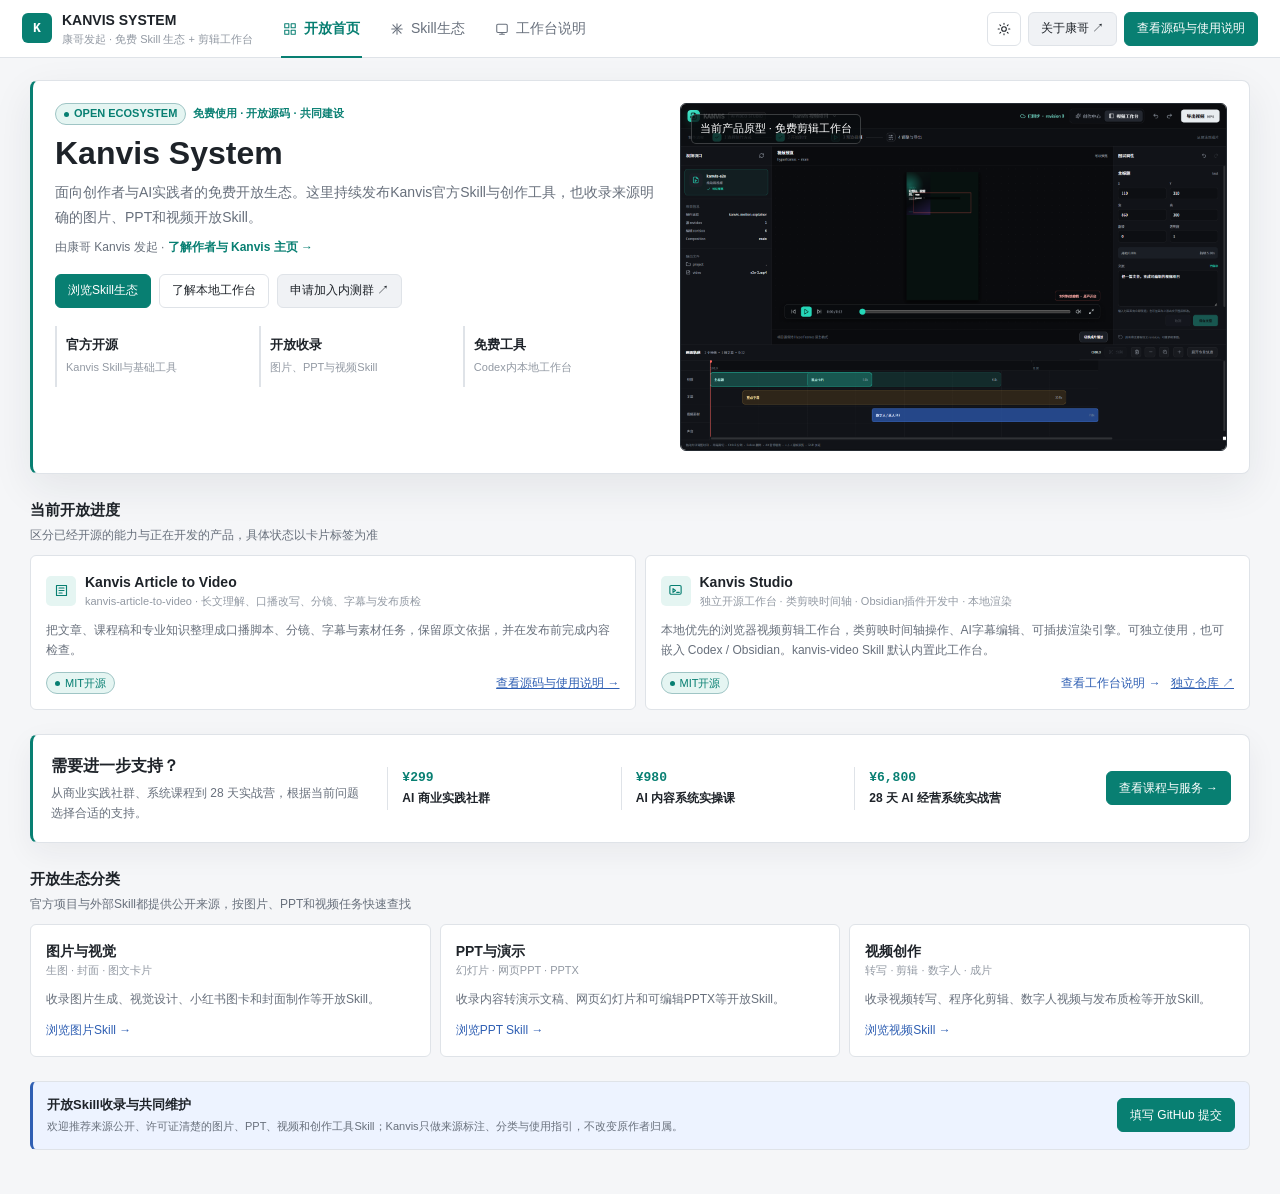
<file: open/index.html>
<!doctype html>
<html lang="zh-CN">
<head>
  <meta charset="utf-8">
  <meta name="viewport" content="width=device-width, initial-scale=1">
  <meta name="description" content="浏览 Kanvis 官方开源 Skill、来源清楚的外部 Skill，以及 Codex 内运行的本地视频工作台 Kanvis Studio。">
  <title>Kanvis System｜开放 Skill 生态与 Kanvis Studio</title>
  <link rel="icon" type="image/png" href="../assets/kanvis-portrait.png">
  <style>
    :root {
      --bg: #f5f6f8;
      --surface: #ffffff;
      --surface-2: #f0f2f5;
      --text: #1e2329;
      --muted: #68707c;
      --faint: #9299a3;
      --line: #dfe3e8;
      --teal: #087f72;
      --teal-soft: #e5f5f2;
      --blue: #2f5fb3;
      --blue-soft: #edf3ff;
      --amber: #9a6200;
      --amber-soft: #fff4d8;
      --red: #a13d46;
      --shadow: 0 14px 40px rgba(28, 35, 45, 0.08);
      --radius: 6px;
      --radius-card: 8px;
      --font: -apple-system, BlinkMacSystemFont, "Segoe UI", "PingFang SC", "Microsoft YaHei", sans-serif;
      --mono: "SFMono-Regular", Consolas, "Liberation Mono", monospace;
    }
    body.is-dark {
      --bg: #111418;
      --surface: #171b20;
      --surface-2: #20252b;
      --text: #eef1f4;
      --muted: #a8b0ba;
      --faint: #747e89;
      --line: #303740;
      --teal: #35c7b4;
      --teal-soft: #153732;
      --blue: #7da8ff;
      --blue-soft: #202f4b;
      --amber: #f0bd55;
      --amber-soft: #3a2d15;
      --red: #ff8992;
      --shadow: 0 14px 40px rgba(0, 0, 0, 0.25);
    }
    * { box-sizing: border-box; letter-spacing: 0; }
    html { background: var(--bg); }
    body { margin: 0; background: var(--bg); color: var(--text); font: 14px/1.6 var(--font); }
    button, textarea, select, input { font: inherit; }
    button { color: inherit; }
    .kv-svg { fill: none; stroke: currentColor; stroke-width: 1.8; stroke-linecap: round; stroke-linejoin: round; }
    .ko-app { min-height: 100vh; }
    .ko-topbar {
      position: sticky; top: 0; z-index: 30;
      display: flex; align-items: center; gap: 16px;
      min-height: 58px; padding: 0 22px;
      background: color-mix(in srgb, var(--surface) 94%, transparent);
      border-bottom: 1px solid var(--line);
      backdrop-filter: blur(12px);
    }
    .ko-brand-link { display: flex; align-items: center; gap: 10px; min-width: 210px; color: inherit; text-decoration: none; }
    .ko-brand-link:hover .ko-brand-copy strong { color: var(--teal); }
    .ko-mark { width: 30px; height: 30px; display: grid; place-items: center; border-radius: 6px; color: #fff; background: var(--teal); font: 750 13px/1 var(--mono); }
    .ko-brand-copy strong { display: block; font-size: 14px; }
    .ko-brand-copy span { display: block; color: var(--faint); font-size: 11px; }
    .ko-tabs { display: flex; align-self: stretch; gap: 2px; }
    .ko-tab { position: relative; display: flex; align-items: center; gap: 7px; padding: 0 14px; border: 0; background: transparent; color: var(--muted); cursor: pointer; }
    .ko-tab::after { content: ""; position: absolute; right: 12px; bottom: -1px; left: 12px; height: 2px; background: transparent; }
    .ko-tab:hover { color: var(--text); background: var(--surface-2); }
    .ko-tab.is-active { color: var(--teal); font-weight: 650; }
    .ko-tab.is-active::after { background: var(--teal); }
    .ko-top-actions { display: flex; gap: 7px; margin-left: auto; }
    .ko-icon-btn, .ko-btn { display: inline-flex; align-items: center; justify-content: center; gap: 7px; min-height: 34px; border: 1px solid var(--line); border-radius: var(--radius); background: var(--surface); cursor: pointer; }
    .ko-icon-btn { width: 34px; padding: 0; }
    .ko-btn { padding: 0 12px; color: inherit; font-size: 12px; text-decoration: none; }
    .ko-btn:hover, .ko-icon-btn:hover { border-color: var(--teal); color: var(--teal); }
    .ko-btn-primary { border-color: var(--teal); color: #fff; background: var(--teal); }
    .ko-btn-primary:hover { color: #fff; filter: brightness(0.94); }
      .ko-btn-quiet { background: var(--surface-2); }
      .ko-home-link { white-space: nowrap; }
      .ko-intro-author { margin: 9px 0 0; color: var(--muted); font-size: 12px; }
      .ko-intro-author a { color: var(--teal); font-weight: 700; text-decoration: none; }
      .ko-intro-author a:hover { text-decoration: underline; text-underline-offset: 3px; }
    .ko-main { width: min(1220px, calc(100% - 32px)); margin: 0 auto; padding: 22px 0 44px; }
    .ko-panel[hidden] { display: none; }
    .ko-section { margin-top: 24px; }
    .ko-section:first-child { margin-top: 0; }
    .ko-section-head { display: flex; align-items: end; justify-content: space-between; gap: 18px; margin-bottom: 10px; }
    .ko-section-head h2, .ko-section-head h3 { margin: 0; }
    .ko-section-head h2 { font-size: 22px; }
    .ko-section-head h3 { font-size: 15px; }
    .ko-section-head p { margin: 4px 0 0; color: var(--muted); font-size: 12px; }
    .ko-intro {
      display: grid; grid-template-columns: minmax(0, 1.05fr) minmax(380px, 0.95fr); gap: 20px;
      padding: 22px; border: 1px solid var(--line); border-left: 3px solid var(--teal); border-radius: var(--radius-card); background: var(--surface); box-shadow: var(--shadow);
    }
    .ko-kicker { display: flex; align-items: center; gap: 7px; color: var(--teal); font-size: 11px; font-weight: 700; }
    .ko-intro h1 { margin: 9px 0 8px; font-size: 32px; line-height: 1.2; }
    .ko-intro-copy { max-width: 640px; margin: 0; color: var(--muted); font-size: 14px; line-height: 1.75; }
    .ko-intro-actions { display: flex; flex-wrap: wrap; gap: 8px; margin-top: 16px; }
    .ko-facts { display: grid; grid-template-columns: repeat(3, minmax(0, 1fr)); gap: 7px; margin-top: 18px; }
    .ko-fact { padding: 9px; border-left: 2px solid var(--line); }
    .ko-fact strong { display: block; font-size: 13px; }
    .ko-fact span { color: var(--faint); font-size: 11px; }
    .ko-how { display: grid; grid-template-columns: repeat(4, minmax(0, 1fr)); gap: 10px; margin: 16px 0 20px; }
    .ko-how-card { background: var(--surface-2); border: 1px solid var(--line); border-radius: 6px; padding: 13px 12px; }
    .ko-how-card .ko-how-no { display: inline-flex; align-items: center; justify-content: center; width: 22px; height: 22px; border-radius: 50%; background: var(--text); color: var(--surface); font-size: 11px; font-weight: 700; margin-bottom: 9px; }
    .ko-how-card strong { display: block; font-size: 13px; margin-bottom: 6px; }
    .ko-how-card p { margin: 0; color: var(--muted); font-size: 11px; line-height: 1.6; }
    .ko-preview-frame { position: relative; min-height: 230px; overflow: hidden; border: 1px solid #252b32; border-radius: var(--radius); background: #0c0f12; }
    .ko-preview-frame img { width: 100%; height: 100%; min-height: 230px; object-fit: cover; object-position: center; display: block; }
    .ko-preview-label { position: absolute; top: 10px; left: 10px; padding: 5px 8px; border: 1px solid rgba(255,255,255,0.2); border-radius: 5px; color: #fff; background: rgba(10,13,16,0.78); font-size: 11px; }
    .ko-grid-2, .ko-grid-3, .ko-grid-4 { display: grid; gap: 9px; }
    .ko-grid-2 { grid-template-columns: repeat(2, minmax(0, 1fr)); }
    .ko-grid-3 { grid-template-columns: repeat(3, minmax(0, 1fr)); }
    .ko-grid-4 { grid-template-columns: repeat(3, minmax(0, 1fr)); }
    .ko-card { padding: 15px; border: 1px solid var(--line); border-radius: var(--radius); background: var(--surface); }
    .ko-card-head { display: flex; align-items: center; gap: 9px; }
    .ko-card-icon { width: 30px; height: 30px; display: grid; place-items: center; flex: 0 0 auto; border-radius: 5px; color: var(--teal); background: var(--teal-soft); }
    .ko-card-title { min-width: 0; }
    .ko-card-title strong { display: block; font-size: 14px; }
    .ko-card-title span { display: block; color: var(--faint); font-size: 11px; }
    .ko-card p { margin: 10px 0 0; color: var(--muted); font-size: 12px; line-height: 1.65; }
    .ko-card-footer { display: flex; align-items: center; justify-content: space-between; gap: 8px; margin-top: 12px; }
    .ko-chip { display: inline-flex; align-items: center; gap: 5px; min-height: 22px; padding: 0 8px; border: 1px solid var(--line); border-radius: 999px; color: var(--muted); background: var(--surface-2); font-size: 11px; white-space: nowrap; }
    .ko-chip::before { content: ""; width: 5px; height: 5px; border-radius: 50%; background: currentColor; }
    .ko-chip-live { color: var(--teal); border-color: color-mix(in srgb, var(--teal) 30%, var(--line)); background: var(--teal-soft); }
    .ko-chip-credit { color: var(--amber); border-color: color-mix(in srgb, var(--amber) 30%, var(--line)); background: var(--amber-soft); }
    .ko-chip-planned { color: var(--faint); border-color: var(--line); border-style: dashed; background: transparent; }
    .ko-inline { padding: 0; border: 0; color: var(--blue); background: transparent; font-size: 12px; cursor: pointer; }
    .ko-inline:hover { text-decoration: underline; }
    .ko-skill-card[data-skill-type="planned"] { border-style: dashed; opacity: 0.92; background: color-mix(in srgb, var(--surface) 92%, var(--surface-2)); }
    .ko-start-band { display: grid; grid-template-columns: minmax(0, 1fr) auto; gap: 16px; align-items: center; padding: 20px; border: 1px solid var(--line); border-left: 3px solid var(--teal); border-radius: var(--radius-card); background: var(--surface); box-shadow: 0 10px 30px rgba(28, 35, 45, 0.06); }
    .ko-start-copy h3 { margin: 0 0 6px; font-size: 16px; }
    .ko-start-copy p { margin: 0; color: var(--muted); font-size: 12px; line-height: 1.65; }
    .ko-start-copy code { display: inline-block; margin-top: 10px; padding: 7px 10px; border: 1px solid var(--line); border-radius: var(--radius); background: var(--surface-2); color: var(--text); font: 12px/1.5 var(--mono); }
    .ko-start-actions { display: flex; flex-direction: column; gap: 8px; min-width: 200px; }
    .ko-workbench-svg { width: 100%; max-width: 880px; height: auto; display: block; border: 1px solid #252c34; box-shadow: 0 16px 50px rgba(0,0,0,0.35); border-radius: 4px; background: #090c0f; }
    .ko-service-band { display: grid; grid-template-columns: 0.75fr 1.25fr; gap: 14px; padding: 16px; border: 1px solid var(--line); border-radius: var(--radius-card); background: var(--surface); }
    .ko-service-copy h3 { margin: 0 0 6px; font-size: 16px; }
    .ko-service-copy p { margin: 0; color: var(--muted); font-size: 12px; line-height: 1.65; }
    .ko-service-path { display: grid; grid-template-columns: repeat(3, minmax(0, 1fr)); border-top: 1px solid var(--line); border-bottom: 1px solid var(--line); }
    .ko-service-step { padding: 10px; border-right: 1px solid var(--line); }
    .ko-service-step:last-child { border-right: 0; }
    .ko-service-step span { display: block; color: var(--faint); font: 650 11px/1.4 var(--mono); }
    .ko-service-step strong { display: block; margin-top: 4px; font-size: 13px; }
    .ko-service-step p { margin-top: 4px; }
    .ko-support-band { display: grid; grid-template-columns: minmax(190px, .75fr) minmax(0, 1.65fr) auto; gap: 18px; align-items: center; padding: 18px; border: 1px solid var(--line); border-left: 3px solid var(--teal); border-radius: var(--radius-card); background: var(--surface); box-shadow: 0 10px 30px rgba(28, 35, 45, 0.06); }
    .ko-support-copy h3 { margin: 0; font-size: 16px; }
    .ko-support-copy p { margin: 5px 0 0; color: var(--muted); font-size: 12px; line-height: 1.65; }
    .ko-support-options { display: grid; grid-template-columns: repeat(3, minmax(0, 1fr)); }
    .ko-support-option { min-width: 0; padding: 2px 14px; border-left: 1px solid var(--line); }
    .ko-support-option span { display: block; color: var(--teal); font: 700 13px/1.4 var(--mono); }
    .ko-support-option strong { display: block; margin-top: 3px; font-size: 12px; line-height: 1.45; }
    .ko-partner { display: flex; align-items: center; gap: 12px; padding: 13px 14px; border: 1px solid var(--line); border-left: 3px solid var(--blue); border-radius: var(--radius); background: var(--blue-soft); }
    .ko-partner > div { flex: 1; }
    .ko-partner strong { display: block; font-size: 13px; }
    .ko-partner p { margin: 3px 0 0; color: var(--muted); font-size: 11px; }
    .ko-skill-toolbar { display: grid; grid-template-columns: minmax(240px, 1fr) auto; gap: 10px; align-items: center; padding: 12px; border: 1px solid var(--line); border-radius: var(--radius); background: var(--surface); }
    .ko-skill-search { position: relative; }
    .ko-skill-search svg { position: absolute; left: 10px; top: 50%; transform: translateY(-50%); color: var(--faint); pointer-events: none; }
    .ko-skill-search input { width: 100%; min-height: 38px; padding: 0 10px 0 32px; border: 1px solid var(--line); border-radius: var(--radius); color: var(--text); background: var(--surface-2); outline: none; font-size: 13px; }
    .ko-skill-search input:focus { border-color: var(--teal); box-shadow: 0 0 0 2px color-mix(in srgb, var(--teal) 15%, transparent); }
    .ko-skill-filters { display: inline-flex; border: 1px solid var(--line); border-radius: var(--radius); overflow: hidden; }
    .ko-skill-filter { min-height: 36px; padding: 0 12px; border: 0; border-right: 1px solid var(--line); color: var(--muted); background: var(--surface); font-size: 12px; cursor: pointer; }
    .ko-skill-filter:last-child { border-right: 0; }
    .ko-skill-filter.is-active { color: #fff; background: var(--teal); }
    .ko-skill-summary { display: flex; align-items: center; justify-content: space-between; gap: 10px; margin: 10px 0 8px; color: var(--muted); font-size: 12px; }
    .ko-skill-grid { display: grid; grid-template-columns: repeat(3, minmax(0, 1fr)); gap: 9px; }
    .ko-skill-card[hidden] { display: none; }
    .ko-skill-card h3 { margin: 8px 0 0; font-size: 14px; }
    .ko-skill-card p { min-height: 50px; }
    .ko-skill-badges { display: flex; flex-wrap: wrap; gap: 5px; }
    .ko-skill-route { display: flex; align-items: baseline; justify-content: space-between; gap: 10px; margin-top: 11px; padding-top: 9px; border-top: 1px solid var(--line); }
    .ko-skill-route span { color: var(--faint); font-size: 11px; }
    .ko-skill-route strong { color: var(--text); font-size: 11px; text-align: right; }
    .ko-skill-group + .ko-skill-group { margin-top: 18px; }
    .ko-skill-group[hidden] { display: none; }
    .ko-skill-group-head { display: flex; align-items: baseline; justify-content: space-between; gap: 12px; margin-bottom: 8px; }
    .ko-skill-group-head h3 { margin: 0; font-size: 14px; }
    .ko-skill-group-head p { margin: 0; color: var(--muted); font-size: 11px; }
    .ko-skill-empty { padding: 28px 14px; border: 1px dashed var(--line); border-radius: var(--radius); color: var(--muted); text-align: center; font-size: 12px; }
    .ko-skill-empty[hidden] { display: none; }
    .ko-label { display: block; margin: 0 0 6px; color: var(--muted); font-size: 11px; font-weight: 650; }
    .ko-select, .ko-textarea, .ko-input { width: 100%; border: 1px solid var(--line); border-radius: var(--radius); color: var(--text); background: var(--surface); outline: none; font-size: 13px; }
    .ko-select, .ko-input { min-height: 38px; padding: 0 10px; }
    .ko-textarea { min-height: 150px; padding: 10px; resize: vertical; line-height: 1.6; }
    .ko-select:focus, .ko-textarea:focus, .ko-input:focus { border-color: var(--teal); box-shadow: 0 0 0 2px color-mix(in srgb, var(--teal) 15%, transparent); }
    .ko-btn:disabled { opacity: 0.45; cursor: not-allowed; filter: none; }
    .ko-editor { display: grid; grid-template-columns: minmax(0, 1fr) 270px; min-height: 620px; border: 1px solid #242b31; border-radius: var(--radius-card); overflow: hidden; background: #0b0e11; color: #e9edf2; }
    .ko-editor-main { display: grid; grid-template-rows: auto minmax(330px, 1fr) 166px; min-width: 0; }
    .ko-editor-toolbar { display: flex; align-items: center; gap: 7px; min-height: 46px; padding: 0 12px; border-bottom: 1px solid #242b31; background: #11151a; }
    .ko-editor-toolbar strong { font-size: 12px; }
    .ko-editor-toolbar .ko-btn { border-color: #303842; color: #c7cdd5; background: #171c22; }
    .ko-editor-toolbar .ko-btn-primary { color: #fff; background: #087f72; border-color: #087f72; }
    .ko-stage { display: grid; place-items: center; min-width: 0; padding: 14px; overflow: hidden; background: #090c0f; }
    .ko-stage img { width: min(100%, 880px); max-height: 100%; object-fit: contain; border: 1px solid #252c34; box-shadow: 0 16px 50px rgba(0,0,0,0.35); }
    .ko-timeline { padding: 10px 12px; border-top: 1px solid #242b31; background: #101419; overflow: hidden; }
    .ko-time-head { display: flex; align-items: center; justify-content: space-between; color: #99a4af; font-size: 11px; }
    .ko-track { display: grid; grid-template-columns: 54px minmax(0, 1fr); gap: 8px; align-items: center; margin-top: 8px; }
    .ko-track-label { color: #7f8a95; font-size: 11px; }
    .ko-track-line { position: relative; height: 28px; border: 1px solid #27303a; background: #0c1014; }
    .ko-clip { position: absolute; top: 3px; bottom: 3px; display: flex; align-items: center; padding: 0 8px; border-radius: 3px; overflow: hidden; white-space: nowrap; font-size: 11px; }
    .ko-clip-a { left: 2%; width: 44%; color: #b9fff4; border: 1px solid #168c7d; background: #153d38; }
    .ko-clip-b { left: 33%; width: 62%; color: #d9e5ff; border: 1px solid #456baf; background: #1f3762; }
    .ko-clip-c { left: 12%; width: 76%; color: #ffe8a8; border: 1px solid #9a6c1a; background: #3b2d13; }
    .ko-playhead { position: absolute; top: -5px; bottom: -5px; left: 38%; width: 1px; background: #ff6b75; }
    .ko-editor-side { padding: 13px; border-left: 1px solid #242b31; background: #12161b; }
    .ko-editor-side h3 { margin: 0 0 12px; font-size: 13px; }
    .ko-dark-label { display: block; margin-bottom: 5px; color: #8c97a3; font-size: 11px; }
    .ko-dark-input { width: 100%; min-height: 34px; padding: 0 9px; border: 1px solid #303842; border-radius: 5px; color: #e9edf2; background: #0e1216; font-size: 12px; }
    .ko-range-row { display: grid; grid-template-columns: 1fr 38px; gap: 8px; align-items: center; }
    .ko-range { width: 100%; accent-color: #35c7b4; }
    .ko-range-value { color: #35c7b4; font: 650 11px/1 var(--mono); text-align: right; }
    .ko-side-field + .ko-side-field { margin-top: 13px; }
    .ko-side-note { margin: 12px 0 0; color: #798591; font-size: 11px; line-height: 1.55; }
    .ko-toast { position: fixed; right: 18px; bottom: 18px; z-index: 50; max-width: min(340px, calc(100vw - 36px)); padding: 9px 12px; border: 1px solid var(--line); border-radius: var(--radius); color: var(--text); background: var(--surface); box-shadow: var(--shadow); font-size: 12px; opacity: 0; transform: translateY(8px); pointer-events: none; transition: .16s ease; }
    .ko-toast.is-visible { opacity: 1; transform: translateY(0); }
    .ko-modal[hidden] { display: none; }
    .ko-modal { position: fixed; inset: 0; z-index: 60; display: grid; place-items: center; padding: 18px; }
    .ko-modal-backdrop { position: absolute; inset: 0; background: rgba(12, 18, 22, 0.58); }
    .ko-modal-dialog { position: relative; width: min(620px, 100%); max-height: calc(100vh - 36px); overflow: auto; border: 1px solid var(--line); border-radius: var(--radius-card); background: var(--surface); box-shadow: 0 24px 70px rgba(14, 24, 31, 0.24); }
    .ko-modal-head { display: flex; align-items: flex-start; justify-content: space-between; gap: 16px; padding: 16px 18px 12px; border-bottom: 1px solid var(--line); }
    .ko-modal-head h2 { margin: 0; font-size: 17px; }
    .ko-modal-head p { margin: 4px 0 0; color: var(--muted); font-size: 12px; }
    .ko-modal-close { flex: 0 0 auto; }
    .ko-modal-body { padding: 16px 18px 18px; }
    .ko-modal-grid { display: grid; grid-template-columns: repeat(2, minmax(0, 1fr)); gap: 12px; }
    .ko-modal-field.is-wide { grid-column: 1 / -1; }
    .ko-modal-note { margin: 10px 0 0; color: var(--faint); font-size: 11px; }
    .ko-modal-actions { display: flex; justify-content: flex-end; gap: 8px; margin-top: 14px; }
    .ko-consult-result { margin-top: 14px; padding-top: 14px; border-top: 1px solid var(--line); }
    .ko-consult-result[hidden] { display: none; }
    .ko-consult-result pre { margin: 0; padding: 11px; overflow: auto; border: 1px solid var(--line); border-radius: var(--radius); color: var(--text); background: var(--surface-2); font: 12px/1.7 var(--mono); white-space: pre-wrap; }
    .ko-consult-result .ko-modal-actions { margin-top: 10px; }
    body.ko-modal-open { overflow: hidden; }
    .ko-fab {
      position: fixed; left: 50%; bottom: 16px; transform: translateX(-50%) translateY(8px);
      display: flex; align-items: center; gap: 12px;
      max-width: min(680px, calc(100vw - 24px));
      padding: 10px 12px 10px 16px;
      border: 1px solid var(--line); border-left: 3px solid var(--teal);
      border-radius: 999px;
      background: color-mix(in srgb, var(--surface) 96%, transparent);
      backdrop-filter: blur(12px);
      box-shadow: 0 10px 30px rgba(28, 35, 45, 0.14);
      opacity: 0; pointer-events: none;
      transition: opacity .2s ease, transform .2s ease;
      z-index: 40;
    }
    .ko-fab.is-visible { opacity: 1; pointer-events: auto; transform: translateX(-50%) translateY(0); }
    .ko-fab-text { flex: 1; min-width: 0; color: var(--text); font-size: 12px; line-height: 1.4; }
    .ko-fab-text strong { font-size: 13px; }
    .ko-fab-text span { color: var(--muted); margin-left: 6px; font-size: 11px; }
    .ko-fab .ko-btn { padding: 0 14px; min-height: 32px; font-size: 12px; }
    .ko-fab-close { width: 26px; height: 26px; min-height: 26px; padding: 0; border-radius: 50%; color: var(--faint); background: transparent; }
    .ko-fab-close:hover { color: var(--text); border-color: var(--line); }
    @media (max-width: 680px) {
      .ko-fab { bottom: 10px; padding: 8px 10px 8px 14px; gap: 8px; }
      .ko-fab-text { font-size: 11px; }
      .ko-fab-text strong { font-size: 12px; }
      .ko-fab-text span { display: none; }
    }
    @media (max-width: 980px) {
      .ko-intro, .ko-service-band { grid-template-columns: 1fr; }
      .ko-support-band { grid-template-columns: 1fr; gap: 12px; }
      .ko-support-option:first-child { padding-left: 0; border-left: 0; }
      .ko-support-band > .ko-btn { justify-self: start; }
      .ko-grid-4 { grid-template-columns: repeat(2, minmax(0, 1fr)); }
      .ko-grid-3 { grid-template-columns: repeat(2, minmax(0, 1fr)); }
      .ko-editor { grid-template-columns: 1fr; }
      .ko-editor-side { border-top: 1px solid #242b31; border-left: 0; }
      .ko-brand-link { min-width: auto; }
    }
    @media (max-width: 680px) {
      .ko-topbar { align-items: flex-start; flex-wrap: wrap; padding: 10px 12px 0; }
      .ko-brand-link { flex: 1; }
      .ko-brand-copy span { display: none; }
      .ko-top-actions { margin-left: 0; }
      .ko-home-link { padding: 0 8px; font-size: 10px; }
      .ko-tabs { order: 3; width: 100%; height: 42px; overflow-x: auto; }
      .ko-tab { flex: 1 0 auto; justify-content: center; padding: 0 10px; }
      .ko-main { width: min(100% - 20px, 1220px); padding-top: 12px; }
      .ko-intro { padding: 15px; }
      .ko-intro h1 { font-size: 23px; }
      .ko-grid-2, .ko-grid-3, .ko-grid-4, .ko-service-path, .ko-facts { grid-template-columns: 1fr; }
      .ko-support-options { grid-template-columns: 1fr; }
      .ko-support-option { padding: 9px 0; border-top: 1px solid var(--line); border-left: 0; }
      .ko-support-band > .ko-btn { width: 100%; }
      .ko-service-step, .ko-service-step:nth-child(2) { border-right: 0; border-bottom: 1px solid var(--line); }
      .ko-service-step:last-child { border-bottom: 0; }
      .ko-partner { align-items: flex-start; flex-direction: column; }
      .ko-partner .ko-btn { width: 100%; }
      .ko-skill-toolbar { grid-template-columns: 1fr; }
      .ko-skill-filters { width: 100%; }
      .ko-skill-filter { flex: 1; }
      .ko-skill-grid { grid-template-columns: 1fr; }
      .ko-modal-grid { grid-template-columns: 1fr; }
      .ko-modal-field.is-wide { grid-column: auto; }
      .ko-editor-main { grid-template-rows: auto minmax(230px, 1fr) 166px; }
      .ko-editor-toolbar { flex-wrap: wrap; padding: 7px; }
      .ko-stage { padding: 6px; }
      .ko-track { grid-template-columns: 42px minmax(0, 1fr); }
    }
  </style>
</head>
<body>
  <div class="ko-app" data-kanvis-open>
    <header class="ko-topbar">
      <a class="ko-brand-link" href="../" aria-label="返回Kanvis个人主页">
        <span class="ko-mark">K</span>
        <div class="ko-brand-copy"><strong>KANVIS SYSTEM</strong><span>康哥发起 · 免费 Skill 生态 + 剪辑工作台</span></div>
      </a>
      <nav class="ko-tabs" role="tablist" aria-label="Kanvis开放生态页面">
        <button class="ko-tab is-active" type="button" role="tab" aria-selected="true" data-tab="overview">
          <svg class="kv-svg" viewBox="0 0 24 24" width="14" height="14"><path d="M3 3h7v7H3zM14 3h7v7h-7zM3 14h7v7H3zM14 14h7v7h-7z"/></svg>开放首页
        </button>
        <button class="ko-tab" type="button" role="tab" aria-selected="false" data-tab="skill">
          <svg class="kv-svg" viewBox="0 0 24 24" width="14" height="14"><path d="M12 3v18M3 12h18"/><path d="m5 5 14 14M19 5 5 19"/></svg>Skill生态
        </button>
        <button class="ko-tab" type="button" role="tab" aria-selected="false" data-tab="workbench">
          <svg class="kv-svg" viewBox="0 0 24 24" width="14" height="14"><rect x="3" y="4" width="18" height="14" rx="2"/><path d="M8 21h8M12 18v3"/></svg>工作台说明
        </button>
      </nav>
      <div class="ko-top-actions">
        <button class="ko-icon-btn" type="button" data-action="theme" title="切换主题" aria-label="切换主题">
          <svg class="kv-svg" viewBox="0 0 24 24" width="14" height="14"><circle cx="12" cy="12" r="4"/><path d="M12 2v2M12 20v2M4.9 4.9l1.4 1.4M17.7 17.7l1.4 1.4M2 12h2M20 12h2M4.9 19.1l1.4-1.4M17.7 6.3l1.4-1.4"/></svg>
        </button>
        <a class="ko-btn ko-btn-quiet ko-home-link" href="../">关于康哥 ↗</a>
        <a class="ko-btn ko-btn-primary" href="https://github.com/Kanvis-chen/kanvis-video" target="_blank" rel="noopener">查看源码与使用说明</a>
      </div>
    </header>

    <main class="ko-main">
      <section class="ko-panel" data-panel="overview">
        <div class="ko-intro">
          <div>
            <div class="ko-kicker"><span class="ko-chip ko-chip-live">OPEN ECOSYSTEM</span><span>免费使用 · 开放源码 · 共同建设</span></div>
            <h1>Kanvis System</h1>
            <p class="ko-intro-copy">面向创作者与AI实践者的免费开放生态。这里持续发布Kanvis官方Skill与创作工具，也收录来源明确的图片、PPT和视频开放Skill。</p>
            <p class="ko-intro-author">由康哥 Kanvis 发起 · <a href="../">了解作者与 Kanvis 主页 →</a></p>
            <div class="ko-intro-actions">
              <button class="ko-btn ko-btn-primary" type="button" data-open-tab="skill">浏览Skill生态</button>
              <button class="ko-btn" type="button" data-open-tab="workbench">了解本地工作台</button>
              <a class="ko-btn ko-btn-quiet" href="https://my.feishu.cn/share/base/shrcnLa2i2JpSeCvYqpPoDDJw7e" target="_blank" rel="noopener">申请加入内测群 ↗</a>
            </div>
            <div class="ko-facts">
              <div class="ko-fact"><strong>官方开源</strong><span>Kanvis Skill与基础工具</span></div>
              <div class="ko-fact"><strong>开放收录</strong><span>图片、PPT与视频Skill</span></div>
              <div class="ko-fact"><strong>免费工具</strong><span>Codex内本地工作台</span></div>
            </div>
          </div>
          <div class="ko-preview-frame">
            <img src="../assets/kanvis-workbench.png" alt="Kanvis免费剪辑工作台当前产品原型">
            <span class="ko-preview-label">当前产品原型 · 免费剪辑工作台</span>
          </div>
        </div>

        <section class="ko-section" aria-labelledby="open-includes">
          <div class="ko-section-head"><div><h3 id="open-includes">当前开放进度</h3><p>区分已经开源的能力与正在开发的产品，具体状态以卡片标签为准</p></div></div>
          <div class="ko-grid-2">
            <article class="ko-card">
              <div class="ko-card-head"><span class="ko-card-icon"><svg class="kv-svg" viewBox="0 0 24 24" width="15" height="15"><path d="M4 4h16v16H4zM8 8h8M8 12h8M8 16h5"/></svg></span><div class="ko-card-title"><strong>Kanvis Article to Video</strong><span>kanvis-article-to-video · 长文理解、口播改写、分镜、字幕与发布质检</span></div></div>
              <p>把文章、课程稿和专业知识整理成口播脚本、分镜、字幕与素材任务，保留原文依据，并在发布前完成内容检查。</p>
              <div class="ko-card-footer"><span class="ko-chip ko-chip-live">MIT开源</span><a class="ko-inline" href="https://github.com/Kanvis-chen/kanvis-video" target="_blank" rel="noopener">查看源码与使用说明 →</a></div>
            </article>
            <article class="ko-card">
              <div class="ko-card-head"><span class="ko-card-icon"><svg class="kv-svg" viewBox="0 0 24 24" width="15" height="15"><rect x="3" y="4" width="18" height="14" rx="2"/><path d="m8 9 4 3-4 3zM14 15h4"/></svg></span><div class="ko-card-title"><strong>Kanvis Studio</strong><span>独立开源工作台 · 类剪映时间轴 · Obsidian插件开发中 · 本地渲染</span></div></div>
              <p>本地优先的浏览器视频剪辑工作台，类剪映时间轴操作、AI字幕编辑、可插拔渲染引擎。可独立使用，也可嵌入 Codex / Obsidian。kanvis-video Skill 默认内置此工作台。</p>
              <div class="ko-card-footer"><span class="ko-chip ko-chip-live">MIT开源</span><div style="display:flex; gap:10px; flex-wrap:wrap"><button class="ko-inline" type="button" data-open-tab="workbench">查看工作台说明 →</button><a class="ko-inline" href="https://github.com/Kanvis-chen/kanvis-studio" target="_blank" rel="noopener">独立仓库 ↗</a></div></div>
            </article>
          </div>
        </section>

        <section class="ko-section ko-support-band" aria-labelledby="support-title">
          <div class="ko-support-copy"><h3 id="support-title">需要进一步支持？</h3><p>从商业实践社群、系统课程到 28 天实战营，根据当前问题选择合适的支持。</p></div>
          <div class="ko-support-options" aria-label="Kanvis 付费支持">
            <div class="ko-support-option"><span>¥299</span><strong>AI 商业实践社群</strong></div>
            <div class="ko-support-option"><span>¥980</span><strong>AI 内容系统实操课</strong></div>
            <div class="ko-support-option"><span>¥6,800</span><strong>28 天 AI 经营系统实战营</strong></div>
          </div>
          <a class="ko-btn ko-btn-primary" href="../#services">查看课程与服务 →</a>
        </section>

        <section class="ko-section" aria-labelledby="ecosystem-scope">
          <div class="ko-section-head"><div><h3 id="ecosystem-scope">开放生态分类</h3><p>官方项目与外部Skill都提供公开来源，按图片、PPT和视频任务快速查找</p></div></div>
          <div class="ko-grid-3">
            <article class="ko-card"><div class="ko-card-title"><strong>图片与视觉</strong><span>生图 · 封面 · 图文卡片</span></div><p>收录图片生成、视觉设计、小红书图卡和封面制作等开放Skill。</p><div class="ko-card-footer"><button class="ko-inline" type="button" data-open-tab="skill">浏览图片Skill →</button></div></article>
            <article class="ko-card"><div class="ko-card-title"><strong>PPT与演示</strong><span>幻灯片 · 网页PPT · PPTX</span></div><p>收录内容转演示文稿、网页幻灯片和可编辑PPTX等开放Skill。</p><div class="ko-card-footer"><button class="ko-inline" type="button" data-open-tab="skill">浏览PPT Skill →</button></div></article>
            <article class="ko-card"><div class="ko-card-title"><strong>视频创作</strong><span>转写 · 剪辑 · 数字人 · 成片</span></div><p>收录视频转写、程序化剪辑、数字人视频与发布质检等开放Skill。</p><div class="ko-card-footer"><button class="ko-inline" type="button" data-open-tab="skill">浏览视频Skill →</button></div></article>
          </div>
        </section>

        <section class="ko-section">
          <div class="ko-partner">
            <div><strong>开放Skill收录与共同维护</strong><p>欢迎推荐来源公开、许可证清楚的图片、PPT、视频和创作工具Skill；Kanvis只做来源标注、分类与使用指引，不改变原作者归属。</p></div>
            <button class="ko-btn ko-btn-primary" type="button" data-action="partner">填写 GitHub 提交</button>
          </div>
        </section>
      </section>

      <section class="ko-panel" data-panel="skill" hidden>
        <div class="ko-section-head"><div><h2>Kanvis开放Skill生态</h2><p>收录Kanvis官方项目与来源公开的外部Skill，覆盖图片、PPT、视频和内容工作流</p></div><span class="ko-chip ko-chip-live">免费开放</span></div>
        <div class="ko-skill-toolbar">
          <div class="ko-skill-search"><svg class="kv-svg" viewBox="0 0 24 24" width="14" height="14"><circle cx="11" cy="11" r="7"/><path d="m20 20-3.5-3.5"/></svg><input id="skill-search" type="search" placeholder="搜索图片、PPT、视频、字幕、内容……" aria-label="搜索Skill"></div>
          <div class="ko-skill-filters" role="group" aria-label="Skill开放状态筛选"><button class="ko-skill-filter is-active" type="button" data-skill-filter="all" aria-pressed="true">全部</button><button class="ko-skill-filter" type="button" data-skill-filter="open" aria-pressed="false">已开源</button><button class="ko-skill-filter" type="button" data-skill-filter="planned" aria-pressed="false">待开源</button><button class="ko-skill-filter" type="button" data-skill-filter="ecosystem" aria-pressed="false">开放生态</button></div>
        </div>
        <div class="ko-skill-summary"><span>当前显示 <strong data-skill-count>17</strong> 项</span><span>外部Skill保留原作者与许可证；收录不代表Kanvis联合出品</span></div>
        <div data-skill-groups>
          <section class="ko-skill-group" data-skill-group><div class="ko-skill-group-head"><h3>Kanvis官方开源路线</h3><p>已发布项目提供源码与说明，规划中的项目明确标注状态</p></div><div class="ko-skill-grid">
            <article class="ko-card ko-skill-card" data-skill-card data-skill-type="open" data-skill-search="Kanvis Article to Video kanvis-article-to-video 文章 口播 数字人 视频 分镜 字幕 已开源 官方"><div class="ko-skill-badges"><span class="ko-chip ko-chip-live">Kanvis官方</span><span class="ko-chip ko-chip-live">MIT开源</span><span class="ko-chip">Codex本地运行</span></div><h3>Kanvis Article to Video</h3><p>把文章、课程稿和专业知识转成口播脚本、分镜、字幕、素材任务与可编辑视频项目。</p><div class="ko-card-footer"><a class="ko-inline" href="https://github.com/Kanvis-chen/kanvis-video" target="_blank" rel="noopener">查看源码与运行说明 →</a></div></article>
            <article class="ko-card ko-skill-card" data-skill-card data-skill-type="planned" data-skill-search="Kanvis AI经营问题 自检 定位 产品 内容 销售 交付 数据 待开源 官方"><div class="ko-skill-badges"><span class="ko-chip ko-chip-live">Kanvis官方</span><span class="ko-chip">待开源</span></div><h3>AI经营问题自检 Skill</h3><p>用公开问题清单自查定位、产品、内容、销售、交付与数据，形成改进线索。</p></article>
            <article class="ko-card ko-skill-card" data-skill-card data-skill-type="planned" data-skill-search="Kanvis AI 素材 生成 编排 图片 语音 数字人 视频 BYOK 待开源 官方"><div class="ko-skill-badges"><span class="ko-chip ko-chip-live">Kanvis官方</span><span class="ko-chip">待开源</span></div><h3>AI素材生成编排 Skill</h3><p>统一编排图片、语音、数字人和视频生成任务，支持BYOK、费用确认与结果回传。</p></article>
          </div></section>

          <section class="ko-skill-group" data-skill-group><div class="ko-skill-group-head"><h3>图片与视觉Skill</h3><p>生成图片、图文卡片与视觉设计</p></div><div class="ko-skill-grid">
            <article class="ko-card ko-skill-card" data-skill-card data-skill-type="ecosystem" data-skill-search="开放生态 图片 生成 Baoyu Image Gen 多模型"><div class="ko-skill-badges"><span class="ko-chip">Baoyu</span><span class="ko-chip ko-chip-live">MIT</span></div><h3>Baoyu Image Gen</h3><p>通过多个模型供应商完成文生图、参考图、尺寸控制和批量生成。</p><div class="ko-card-footer"><a class="ko-inline" href="https://github.com/JimLiu/baoyu-skills" target="_blank" rel="noopener">查看原项目 →</a></div></article>
            <article class="ko-card ko-skill-card" data-skill-card data-skill-type="ecosystem" data-skill-search="开放生态 图片 小红书 图文卡片 Baoyu XHS Images"><div class="ko-skill-badges"><span class="ko-chip">Baoyu</span><span class="ko-chip ko-chip-live">MIT</span></div><h3>Baoyu XHS Images</h3><p>把内容拆成适合小红书发布的系列图文卡片，并支持风格、布局与配色选择。</p><div class="ko-card-footer"><a class="ko-inline" href="https://github.com/JimLiu/baoyu-skills" target="_blank" rel="noopener">查看原项目 →</a></div></article>
            <article class="ko-card ko-skill-card" data-skill-card data-skill-type="ecosystem" data-skill-search="开放生态 图片 OpenAI ImageGen Codex 生成 编辑"><div class="ko-skill-badges"><span class="ko-chip">OpenAI Codex</span><span class="ko-chip">官方公开示例</span></div><h3>OpenAI ImageGen Skill</h3><p>用于生成或编辑位图素材，覆盖照片、插画、纹理、透明背景素材和视觉变体。</p><div class="ko-card-footer"><a class="ko-inline" href="https://github.com/openai/codex/blob/main/codex-rs/skills/src/assets/samples/imagegen/SKILL.md" target="_blank" rel="noopener">查看源码 →</a></div></article>
          </div></section>

          <section class="ko-skill-group" data-skill-group><div class="ko-skill-group-head"><h3>PPT与演示Skill</h3><p>从内容生成幻灯片、网页PPT与演示素材</p></div><div class="ko-skill-grid">
            <article class="ko-card ko-skill-card" data-skill-card data-skill-type="ecosystem" data-skill-search="开放生态 PPT slide deck Baoyu 幻灯片"><div class="ko-skill-badges"><span class="ko-chip">Baoyu</span><span class="ko-chip ko-chip-live">MIT</span></div><h3>Baoyu Slide Deck</h3><p>从内容生成专业演示文稿大纲与逐页图片，并可合并为PPTX和PDF。</p><div class="ko-card-footer"><a class="ko-inline" href="https://github.com/JimLiu/baoyu-skills" target="_blank" rel="noopener">查看原项目 →</a></div></article>
            <article class="ko-card ko-skill-card" data-skill-card data-skill-type="ecosystem" data-skill-search="开放生态 PPT 网页PPT Guizang 歸藏 瑞士 杂志"><div class="ko-skill-badges"><span class="ko-chip">歸藏</span><span class="ko-chip ko-chip-live">AGPL-3.0</span></div><h3>Guizang PPT Skill</h3><p>生成单文件横向翻页网页PPT，提供电子杂志和瑞士国际主义等视觉风格。</p><div class="ko-card-footer"><a class="ko-inline" href="https://github.com/op7418/guizang-ppt-skill" target="_blank" rel="noopener">查看原项目 →</a></div></article>
          </div></section>

          <section class="ko-skill-group" data-skill-group><div class="ko-skill-group-head"><h3>视频创作Skill</h3><p>视频转写、程序化剪辑与数字人视频生产</p></div><div class="ko-skill-grid">
            <article class="ko-card ko-skill-card" data-skill-card data-skill-type="ecosystem" data-skill-search="开放生态 视频 Video Use 剪辑 raw footage Claude Codex"><div class="ko-skill-badges"><span class="ko-chip">Browser Use</span><span class="ko-chip ko-chip-live">MIT</span></div><h3>Video Use</h3><p>让编码Agent整理原始素材、制定剪辑策略、渲染成片并执行自动质量检查。</p><div class="ko-card-footer"><a class="ko-inline" href="https://github.com/browser-use/video-use" target="_blank" rel="noopener">查看原项目 →</a></div></article>
            <article class="ko-card ko-skill-card" data-skill-card data-skill-type="ecosystem" data-skill-search="开放生态 视频 HeyGen 数字人 avatar video agent"><div class="ko-skill-badges"><span class="ko-chip">HeyGen</span><span class="ko-chip ko-chip-live">MIT</span></div><h3>HeyGen Video Skills</h3><p>围绕数字人创建和视频生产提供Agent Skill工作流，需要使用者自行配置供应商账号。</p><div class="ko-card-footer"><a class="ko-inline" href="https://github.com/heygen-com/skills" target="_blank" rel="noopener">查看原项目 →</a></div></article>
            <article class="ko-card ko-skill-card" data-skill-card data-skill-type="ecosystem" data-skill-search="开放生态 视频 YouTube transcript 字幕 转写 Baoyu"><div class="ko-skill-badges"><span class="ko-chip">Baoyu</span><span class="ko-chip ko-chip-live">MIT</span></div><h3>Baoyu YouTube Transcript</h3><p>下载YouTube视频字幕、章节和封面，并整理为可继续分析和创作的文本素材。</p><div class="ko-card-footer"><a class="ko-inline" href="https://github.com/JimLiu/baoyu-skills" target="_blank" rel="noopener">查看原项目 →</a></div></article>
            <article class="ko-card ko-skill-card" data-skill-card data-skill-type="ecosystem" data-skill-search="开放生态 视频 Miora CardForge 知识卡片 网瘾中年 Eric Shun1989 Remotion 小红书 抖音 课程卡片"><div class="ko-skill-badges"><span class="ko-chip" style="color:var(--amber);border-color:color-mix(in srgb, var(--amber) 30%, var(--line));background:var(--amber-soft);">生态互推联盟</span><span class="ko-chip">Miora</span><span class="ko-chip ko-chip-live">开源</span></div><h3>Miora CardForge</h3><p>把文章、笔记、课程资料或素材文件夹，铸成带编号的 Miora 风格中文知识卡片，并导出经过验证的 Remotion 视频。支持横版/竖版、小红书/抖音/通用三种平台风格，使用透明 Miora 机器人 cutout 与内容感知姿势选择。</p><div class="ko-card-footer"><a class="ko-inline" href="https://github.com/Shun1989/miora-cardforge-video" target="_blank" rel="noopener">查看原项目 →</a><a class="ko-inline" href="../#ecosystem">观看演示视频 →</a></div></article>
          </div></section>

          <section class="ko-skill-group" data-skill-group><div class="ko-skill-group-head"><h3>发现更多开放Skill</h3><p>继续搜索、核验来源并提交新的开放项目</p></div><div class="ko-skill-grid">
            <article class="ko-card ko-skill-card" data-skill-card data-skill-type="ecosystem" data-skill-search="开放生态 find skills 搜索 查找 安装 skills sh"><div class="ko-skill-badges"><span class="ko-chip">开放目录</span></div><h3>Skills.sh</h3><p>Kanvis生态库暂未收录时，可以继续按任务关键词查找其他公开Skill。</p><div class="ko-card-footer"><a class="ko-inline" href="https://skills.sh/" target="_blank" rel="noopener">前往Skills.sh →</a></div></article>
          </div></section>
        </div>
        <div class="ko-skill-empty" data-skill-empty hidden>暂未找到匹配Skill，可以生成一份开放项目提交说明。</div>
        <div class="ko-partner" style="margin-top:12px"><div><strong>开放Skill提交说明</strong><p>项目需要有公开来源、清楚用途和可核验许可证；收录时保留原作者、原仓库与许可证信息。</p></div><button class="ko-btn ko-btn-primary" type="button" data-action="partner">填写 GitHub 提交</button></div>
      </section>

      <section class="ko-panel" data-panel="workbench" hidden>
        <div class="ko-section-head"><div><h2>把一篇文章，重新导演成视频</h2><p>Kanvis Studio 是 Kanvis System 的内容视频流水线入口：从文章到分镜、从分镜到工作台、从工作台到可发布成片。</p></div><span class="ko-chip">本地渲染 · 免费开放</span></div>
        <div class="ko-facts" style="margin:0 0 12px"><div class="ko-fact"><strong>免费开放</strong><span>基础工作台与开源Skill免费使用</span></div><div class="ko-fact"><strong>本地优先</strong><span>素材、项目和隐私数据默认留在本机</span></div><div class="ko-fact"><strong>Codex内运行</strong><span>网页用于介绍，工作台由本地插件提供</span></div></div>
        <div class="ko-how">
          <div class="ko-how-card"><span class="ko-how-no">01</span><strong>提供文章</strong><p>公众号长文、课程稿或 Markdown 知识库内容。保留原文依据，区分原始事实与推导。</p></div>
          <div class="ko-how-card"><span class="ko-how-no">02</span><strong>Agent 导演分镜</strong><p>Codex Skill 改写口播脚本，按比较、流程、数字、证据选择视觉结构，生成语义分镜。</p></div>
          <div class="ko-how-card"><span class="ko-how-no">03</span><strong>Studio 本地编辑</strong><p>画布、时间轴、字幕、信息图、数字人、特效在同一工作台。可撤销重做，可替换供应商。</p></div>
          <div class="ko-how-card"><span class="ko-how-no">04</span><strong>导出</strong><p>自动检查分辨率、FPS、音轨与授权状态，配合人工视觉审核后导出 MP4、字幕与项目协议。</p></div>
        </div>
        <div class="ko-editor">
          <div class="ko-editor-main">
            <div class="ko-editor-toolbar"><strong>Kanvis Studio界面预览</strong><button class="ko-btn" type="button" disabled title="请在Codex内使用">播放预览</button><button class="ko-btn" type="button" disabled title="请在Codex内使用" aria-label="撤销"><svg class="kv-svg" viewBox="0 0 24 24" width="13" height="13"><path d="M9 7 4 12l5 5M4 12h10a6 6 0 0 1 6 6"/></svg></button><button class="ko-btn ko-btn-primary" type="button" disabled title="请在Codex内使用">导出视频</button></div>
            <div class="ko-stage">
              <svg class="ko-workbench-svg" viewBox="0 0 880 420" xmlns="http://www.w3.org/2000/svg" role="img" aria-label="Kanvis Studio 工作台示意：画布、时间轴、属性面板">
                <rect x="0" y="0" width="880" height="420" fill="#0a0d10"/>
                <rect x="0" y="0" width="880" height="36" fill="#11151a"/>
                <text x="14" y="22" fill="#c7cdd5" font-family="SFMono-Regular,Consolas,monospace" font-size="11" font-weight="600">Kanvis Studio · 画布与时间轴</text>
                <circle cx="828" cy="18" r="3" fill="#35c7b4"/>
                <text x="838" y="22" fill="#35c7b4" font-family="SFMono-Regular,Consolas,monospace" font-size="10">本机渲染</text>
                <line x1="0" y1="36" x2="880" y2="36" stroke="#242b31" stroke-width="1"/>

                <rect x="14" y="50" width="560" height="180" fill="#090c0f" stroke="#252c34"/>
                <text x="22" y="68" fill="#99a4af" font-family="SFMono-Regular,Consolas,monospace" font-size="10">CANVAS · 主画面</text>
                <rect x="34" y="80" width="240" height="135" fill="#153d38" stroke="#168c7d"/>
                <text x="44" y="100" fill="#b9fff4" font-family="SFMono-Regular,Consolas,monospace" font-size="10">观点卡 · 主标题</text>
                <rect x="44" y="110" width="200" height="6" fill="#35c7b4" opacity="0.6"/>
                <rect x="44" y="122" width="160" height="4" fill="#35c7b4" opacity="0.4"/>
                <rect x="44" y="132" width="180" height="4" fill="#35c7b4" opacity="0.4"/>
                <rect x="290" y="80" width="120" height="135" fill="#1f3762" stroke="#456baf"/>
                <text x="300" y="100" fill="#d9e5ff" font-family="SFMono-Regular,Consolas,monospace" font-size="10">数字人 PIP</text>
                <circle cx="350" cy="148" r="32" fill="#456baf" opacity="0.7"/>
                <rect x="420" y="80" width="146" height="135" fill="#3b2d13" stroke="#9a6c1a"/>
                <text x="430" y="100" fill="#ffe8a8" font-family="SFMono-Regular,Consolas,monospace" font-size="10">数据证据</text>
                <rect x="430" y="112" width="126" height="10" fill="#f0bd55" opacity="0.6"/>
                <rect x="430" y="128" width="100" height="6" fill="#f0bd55" opacity="0.4"/>
                <rect x="430" y="140" width="80" height="6" fill="#f0bd55" opacity="0.4"/>
                <rect x="430" y="152" width="110" height="6" fill="#f0bd55" opacity="0.4"/>

                <rect x="586" y="50" width="280" height="180" fill="#12161b" stroke="#242b31"/>
                <text x="596" y="68" fill="#c7cdd5" font-family="SFMono-Regular,Consolas,monospace" font-size="10" font-weight="600">片段属性</text>
                <text x="596" y="86" fill="#8c97a3" font-family="SFMono-Regular,Consolas,monospace" font-size="9">字幕文案</text>
                <rect x="596" y="92" width="260" height="22" fill="#0e1216" stroke="#303842" rx="3"/>
                <text x="603" y="107" fill="#e9edf2" font-family="SFMono-Regular,Consolas,monospace" font-size="10">把一篇文章，变成可编辑视频</text>
                <text x="596" y="130" fill="#8c97a3" font-family="SFMono-Regular,Consolas,monospace" font-size="9">透明度</text>
                <rect x="596" y="136" width="220" height="4" fill="#303842" rx="2"/>
                <rect x="596" y="136" width="200" height="4" fill="#35c7b4" rx="2"/>
                <text x="824" y="142" fill="#35c7b4" font-family="SFMono-Regular,Consolas,monospace" font-size="9">92%</text>
                <text x="596" y="168" fill="#8c97a3" font-family="SFMono-Regular,Consolas,monospace" font-size="9">特效预设</text>
                <rect x="596" y="174" width="260" height="22" fill="#0e1216" stroke="#303842" rx="3"/>
                <text x="603" y="189" fill="#e9edf2" font-family="SFMono-Regular,Consolas,monospace" font-size="10">观点强调 ▾</text>
                <rect x="596" y="208" width="120" height="22" fill="#087f72" rx="3"/>
                <text x="603" y="223" fill="#fff" font-family="SFMono-Regular,Consolas,monospace" font-size="10" font-weight="600">保存片段样式</text>

                <line x1="0" y1="244" x2="880" y2="244" stroke="#242b31"/>
                <text x="14" y="262" fill="#99a4af" font-family="SFMono-Regular,Consolas,monospace" font-size="10">TIMELINE · 3 轨道 · 00:00 / 00:12</text>
                <line x1="80" y1="280" x2="866" y2="280" stroke="#ff6b75" stroke-width="1" opacity="0.8"/>
                <polygon points="80,276 76,284 84,284" fill="#ff6b75"/>

                <text x="20" y="306" fill="#7f8a95" font-family="SFMono-Regular,Consolas,monospace" font-size="9">特效</text>
                <rect x="80" y="296" width="380" height="20" fill="#153d38" stroke="#168c7d" rx="2"/>
                <text x="88" y="310" fill="#b9fff4" font-family="SFMono-Regular,Consolas,monospace" font-size="9">主标题与观点卡</text>

                <text x="20" y="338" fill="#7f8a95" font-family="SFMono-Regular,Consolas,monospace" font-size="9">视频</text>
                <rect x="80" y="328" width="540" height="20" fill="#1f3762" stroke="#456baf" rx="2"/>
                <text x="88" y="342" fill="#d9e5ff" font-family="SFMono-Regular,Consolas,monospace" font-size="9">数字人 / 真人 PIP</text>

                <text x="20" y="370" fill="#7f8a95" font-family="SFMono-Regular,Consolas,monospace" font-size="9">字幕</text>
                <rect x="80" y="360" width="660" height="20" fill="#3b2d13" stroke="#9a6c1a" rx="2"/>
                <text x="88" y="374" fill="#ffe8a8" font-family="SFMono-Regular,Consolas,monospace" font-size="9">重点字幕与章节提示</text>

                <rect x="80" y="290" width="786" height="92" fill="none" stroke="#27303a" stroke-width="1" rx="2"/>
                <text x="14" y="402" fill="#747e89" font-family="SFMono-Regular,Consolas,monospace" font-size="9">本页为界面示意；实际编辑、项目保存和导出在 Codex 内的 Kanvis Studio 完成。</text>
              </svg>
            </div>
            <div class="ko-timeline"><div class="ko-time-head"><span>画面轨道 · 3个片段</span><span>00:00 / 00:12</span></div><div class="ko-track"><span class="ko-track-label">特效</span><div class="ko-track-line"><span class="ko-clip ko-clip-a">主标题与观点卡</span><span class="ko-playhead"></span></div></div><div class="ko-track"><span class="ko-track-label">视频</span><div class="ko-track-line"><span class="ko-clip ko-clip-b">数字人 / 真人 PIP</span></div></div><div class="ko-track"><span class="ko-track-label">字幕</span><div class="ko-track-line"><span class="ko-clip ko-clip-c">重点字幕与章节提示</span></div></div></div>
          </div>
          <aside class="ko-editor-side">
            <h3>片段属性</h3>
            <div class="ko-side-field"><label class="ko-dark-label" for="caption">字幕文案</label><input class="ko-dark-input" id="caption" value="把一篇文章，变成可编辑的视频项目"></div>
            <div class="ko-side-field"><label class="ko-dark-label" for="opacity">字幕透明度</label><div class="ko-range-row"><input class="ko-range" id="opacity" type="range" min="20" max="100" value="92"><span class="ko-range-value" data-opacity>92%</span></div></div>
            <div class="ko-side-field"><label class="ko-dark-label" for="scale">画面缩放</label><div class="ko-range-row"><input class="ko-range" id="scale" type="range" min="80" max="120" value="100"><span class="ko-range-value" data-scale>100%</span></div></div>
            <div class="ko-side-field"><label class="ko-dark-label" for="effect">特效预设</label><select class="ko-dark-input" id="effect"><option>观点强调</option><option>课程章节</option><option>数据证据</option><option>人物介绍</option></select></div>
            <div class="ko-side-field"><button class="ko-btn ko-btn-primary" type="button" disabled title="请在Codex内使用">保存片段样式</button></div>
            <p class="ko-side-note">本页为界面预览；实际编辑、项目保存和导出在Codex内的Kanvis Studio完成。AI生成等联网能力会在执行前确认费用或由用户自备API。</p>
          </aside>
        </div>

        <section class="ko-section ko-start-band" aria-labelledby="start-title">
          <div class="ko-start-copy">
            <h3 id="start-title">如何在 Codex 内开始</h3>
            <p>把 Kanvis Video 仓库放入 Codex skills 目录后，启动新任务并显式调用。默认禁用隐式触发，文章处理不会自动进入付费数字人生成。</p>
            <code>Use $kanvis-article-to-video to turn this article into a visually directed video project, then open it in Kanvis Studio.</code>
          </div>
          <div class="ko-start-actions">
            <a class="ko-btn ko-btn-primary" href="https://github.com/Kanvis-chen/kanvis-video" target="_blank" rel="noopener">查看 GitHub 源码 ↗</a>
            <a class="ko-btn" href="https://github.com/Kanvis-chen/kanvis-video#安装" target="_blank" rel="noopener">安装与运行说明</a>
            <a class="ko-btn ko-btn-quiet" href="https://my.feishu.cn/share/base/shrcnLa2i2JpSeCvYqpPoDDJw7e" target="_blank" rel="noopener">加入内测群 ↗</a>
          </div>
        </section>

        <section class="ko-section ko-support-band" aria-labelledby="support-title-workbench">
          <div class="ko-support-copy"><h3 id="support-title-workbench">需要进一步支持？</h3><p>看完工作台说明仍想继续实践，可以从 ¥299 社群、¥980 系统课或 ¥6,800 实战营进入。</p></div>
          <div class="ko-support-options" aria-label="Kanvis 付费支持">
            <div class="ko-support-option"><span>¥299</span><strong>AI 商业实践社群</strong></div>
            <div class="ko-support-option"><span>¥980</span><strong>AI 内容系统实操课</strong></div>
            <div class="ko-support-option"><span>¥6,800</span><strong>28 天 AI 经营系统实战营</strong></div>
          </div>
          <a class="ko-btn ko-btn-primary" href="../#services">查看课程与服务 →</a>
        </section>
      </section>
    </main>
    <div class="ko-modal" data-consult-modal hidden>
      <div class="ko-modal-backdrop" data-modal-close></div>
      <section class="ko-modal-dialog" role="dialog" aria-modal="true" aria-labelledby="ko-consult-title">
        <div class="ko-modal-head">
          <div><h2 id="ko-consult-title" data-consult-title>生成开放生态提交说明</h2><p>填写后生成 GitHub Issue 草稿，前往 GitHub 确认后才会正式提交。</p></div>
          <button class="ko-icon-btn ko-modal-close" type="button" data-modal-close title="关闭" aria-label="关闭">×</button>
        </div>
        <form class="ko-modal-body" data-consult-form>
          <div class="ko-modal-grid">
            <div class="ko-modal-field"><label class="ko-label" for="consult-type">提交方向</label><select class="ko-select" id="consult-type" data-consult-type><option value="partner">开放Skill收录</option><option value="submit-demand">功能需求与开源共创</option></select></div>
            <div class="ko-modal-field"><label class="ko-label" for="consult-background">你的身份或项目（必填）</label><input class="ko-input" id="consult-background" data-consult-background required maxlength="100" placeholder="如：Skill作者、开源维护者、个人创作者"></div>
            <div class="ko-modal-field is-wide"><label class="ko-label" for="consult-goal">Skill链接或共创需求（必填）</label><textarea class="ko-textarea" id="consult-goal" data-consult-goal required maxlength="3000" placeholder="请提供公开仓库、许可证、功能说明，或描述希望共同解决的问题"></textarea></div>
            <div class="ko-modal-field is-wide"><label class="ko-label" for="consult-contact">可公开的联系方式（选填）</label><input class="ko-input" id="consult-contact" data-consult-contact maxlength="200" placeholder="如：GitHub 用户名或项目主页"></div>
          </div>
          <p class="ko-modal-note">提交内容将公开显示。请勿填写手机号、微信、客户资料、API Key 或其他隐私与密钥。</p>
          <div class="ko-modal-actions"><button class="ko-btn" type="button" data-modal-close>取消</button><button class="ko-btn ko-btn-primary" type="submit">生成 GitHub 提交内容</button></div>
          <div class="ko-consult-result" data-consult-result hidden><pre data-consult-output></pre><div class="ko-modal-actions"><button class="ko-btn" type="button" data-copy-consult>复制内容</button><a class="ko-btn ko-btn-primary" data-github-submit href="https://github.com/Kanvis-chen/kanvis-homepage/issues/new" target="_blank" rel="noopener">前往 GitHub 确认提交 →</a></div></div>
        </form>
      </section>
    </div>
    <div class="ko-toast" role="status" aria-live="polite"></div>
    <div class="ko-fab" role="region" aria-label="课程与服务快速入口" data-fab>
      <div class="ko-fab-text"><strong>需要进一步支持？</strong><span>¥299 社群 · ¥980 实操课 · ¥6,800 实战营</span></div>
      <a class="ko-btn ko-btn-primary" href="../#services">查看课程与服务 →</a>
      <button class="ko-icon-btn ko-fab-close" type="button" data-fab-close aria-label="隐藏">×</button>
    </div>
  </div>

  <script>
    (() => {
      const THEME_KEY = 'kanvis-open-theme';
      try {
        const saved = localStorage.getItem(THEME_KEY);
        if (saved === 'dark') document.body.classList.add('is-dark');
      } catch (_) {}
      const app = document.querySelector('[data-kanvis-open]');
      if (!app || app.dataset.mounted === 'true') return;
      app.dataset.mounted = 'true';
      const tabs = [...app.querySelectorAll('[data-tab]')];
      const panels = [...app.querySelectorAll('[data-panel]')];
      const toast = app.querySelector('.ko-toast');
      let toastTimer;

      const showToast = (message) => {
        toast.textContent = message;
        toast.classList.add('is-visible');
        clearTimeout(toastTimer);
        toastTimer = setTimeout(() => toast.classList.remove('is-visible'), 2200);
      };

      const openTab = (name) => {
        tabs.forEach((tab) => {
          const active = tab.dataset.tab === name;
          tab.classList.toggle('is-active', active);
          tab.setAttribute('aria-selected', String(active));
        });
        panels.forEach((panel) => { panel.hidden = panel.dataset.panel !== name; });
        const nextUrl = name === 'overview' ? window.location.pathname : `${window.location.pathname}?tab=${encodeURIComponent(name)}`;
        window.history.replaceState(null, '', nextUrl);
        window.scrollTo({ top: 0, behavior: 'smooth' });
      };

      const requestedTab = new URLSearchParams(window.location.search).get('tab');
      if (requestedTab && tabs.some((tab) => tab.dataset.tab === requestedTab)) openTab(requestedTab);

      tabs.forEach((tab) => tab.addEventListener('click', () => openTab(tab.dataset.tab)));
      app.querySelectorAll('[data-open-tab]').forEach((button) => button.addEventListener('click', () => openTab(button.dataset.openTab)));

      const actionLabels = {
        'submit-demand': '功能需求与开源共创',
        partner: '开放Skill提交说明'
      };

      const consultModal = app.querySelector('[data-consult-modal]');
      const consultForm = app.querySelector('[data-consult-form]');
      const consultType = app.querySelector('[data-consult-type]');
      const consultBackground = app.querySelector('[data-consult-background]');
      const consultGoal = app.querySelector('[data-consult-goal]');
      const consultContact = app.querySelector('[data-consult-contact]');
      const consultResult = app.querySelector('[data-consult-result]');
      const consultOutput = app.querySelector('[data-consult-output]');
      const githubSubmit = app.querySelector('[data-github-submit]');
      const consultActions = new Set(['submit-demand', 'partner']);

      const openConsultModal = (action) => {
        consultType.value = consultActions.has(action) ? action : 'submit-demand';
        app.querySelector('[data-consult-title]').textContent = actionLabels[action] || '生成开放生态提交说明';
        consultResult.hidden = true;
        consultOutput.textContent = '';
        githubSubmit.href = 'https://github.com/Kanvis-chen/kanvis-homepage/issues/new';
        consultModal.hidden = false;
        document.body.classList.add('ko-modal-open');
        consultBackground.focus();
      };

      const closeConsultModal = () => {
        consultModal.hidden = true;
        document.body.classList.remove('ko-modal-open');
      };

      app.querySelectorAll('[data-modal-close]').forEach((button) => button.addEventListener('click', closeConsultModal));
      document.addEventListener('keydown', (event) => { if (event.key === 'Escape' && !consultModal.hidden) closeConsultModal(); });

      consultForm.addEventListener('submit', (event) => {
        event.preventDefault();
        const direction = consultType.options[consultType.selectedIndex].text;
        const background = consultBackground.value.trim();
        const goal = consultGoal.value.trim();
        const contact = consultContact.value.trim() || '未填写';
        const titlePrefix = consultType.value === 'partner' ? 'Skill 收录' : '共创需求';
        const issueTitle = `[${titlePrefix}] ${background}`;
        const issueBody = `## 提交方向\n${direction}\n\n## 身份或项目\n${background}\n\n## Skill 链接或共创需求\n${goal}\n\n## 可公开的联系方式\n${contact}\n\n---\n由 Kanvis 开放生态提交助手生成。`;
        consultOutput.textContent = `${issueTitle}\n\n${issueBody}`;
        githubSubmit.href = `https://github.com/Kanvis-chen/kanvis-homepage/issues/new?title=${encodeURIComponent(issueTitle)}&body=${encodeURIComponent(issueBody)}`;
        consultResult.hidden = false;
        app.dispatchEvent(new CustomEvent('kanvis:ecosystem-application-prepared', { bubbles: true, detail: { direction, background, goal, contact } }));
      });

      app.querySelector('[data-copy-consult]').addEventListener('click', async () => {
        const value = consultOutput.textContent;
        if (!value) return;
        try {
          await navigator.clipboard.writeText(value);
        } catch (_) {
          const helper = document.createElement('textarea');
          helper.value = value;
          helper.setAttribute('readonly', '');
          helper.style.position = 'fixed';
          helper.style.opacity = '0';
          document.body.appendChild(helper);
          helper.select();
          document.execCommand('copy');
          helper.remove();
        }
        showToast('提交说明已复制');
      });

      app.querySelectorAll('[data-action]').forEach((button) => {
        button.addEventListener('click', () => {
          const action = button.dataset.action;
          if (action === 'theme') {
            document.body.classList.toggle('is-dark');
            const isDark = document.body.classList.contains('is-dark');
            try { localStorage.setItem(THEME_KEY, isDark ? 'dark' : 'light'); } catch (_) {}
            showToast(isDark ? '已切换深色主题' : '已切换浅色主题');
            return;
          }
          if (consultActions.has(action)) {
            openConsultModal(action);
            return;
          }
          const label = actionLabels[action] || action;
          app.dispatchEvent(new CustomEvent('kanvis:action', { bubbles: true, detail: { action, label } }));
          showToast(`已发起：${label}`);
        });
      });

      const skillSearchInput = app.querySelector('#skill-search');
      const skillCards = [...app.querySelectorAll('[data-skill-card]')];
      const skillGroups = [...app.querySelectorAll('[data-skill-group]')];
      const skillFilterButtons = [...app.querySelectorAll('[data-skill-filter]')];
      const skillCount = app.querySelector('[data-skill-count]');
      const skillEmpty = app.querySelector('[data-skill-empty]');
      let activeSkillFilter = 'all';

      const updateSkillResults = () => {
        const query = skillSearchInput.value.trim().toLowerCase();
        let visibleCount = 0;
        skillCards.forEach((card) => {
          const matchesFilter = activeSkillFilter === 'all' || card.dataset.skillType === activeSkillFilter;
          const searchText = `${card.dataset.skillSearch || ''} ${card.textContent}`.toLowerCase();
          const visible = matchesFilter && (!query || searchText.includes(query));
          card.hidden = !visible;
          if (visible) visibleCount += 1;
        });
        skillGroups.forEach((group) => {
          group.hidden = ![...group.querySelectorAll('[data-skill-card]')].some((card) => !card.hidden);
        });
        skillCount.textContent = String(visibleCount);
        skillEmpty.hidden = visibleCount !== 0;
      };

      skillSearchInput.addEventListener('input', updateSkillResults);
      skillFilterButtons.forEach((button) => button.addEventListener('click', () => {
        activeSkillFilter = button.dataset.skillFilter;
        skillFilterButtons.forEach((item) => {
          const active = item === button;
          item.classList.toggle('is-active', active);
          item.setAttribute('aria-pressed', String(active));
        });
        updateSkillResults();
      }));

      const opacity = app.querySelector('#opacity');
      const scale = app.querySelector('#scale');
      opacity.addEventListener('input', () => { app.querySelector('[data-opacity]').textContent = `${opacity.value}%`; });
      scale.addEventListener('input', () => { app.querySelector('[data-scale]').textContent = `${scale.value}%`; });

      const fab = app.querySelector('[data-fab]');
      const fabClose = app.querySelector('[data-fab-close]');
      let fabDismissed = false;
      const FAB_KEY = 'kanvis-fab-dismissed';
      try { if (localStorage.getItem(FAB_KEY) === '1') { fabDismissed = true; fab.hidden = true; } } catch (_) {}
      const updateFab = () => {
        if (fabDismissed) return;
        const scrolled = window.scrollY;
        const nearBottom = window.innerHeight + window.scrollY >= document.documentElement.scrollHeight - 500;
        const shouldShow = scrolled > 300 && !nearBottom;
        fab.classList.toggle('is-visible', shouldShow);
      };
      window.addEventListener('scroll', updateFab, { passive: true });
      window.addEventListener('resize', updateFab);
      updateFab();
      if (fabClose) fabClose.addEventListener('click', () => {
        fabDismissed = true;
        fab.classList.remove('is-visible');
        try { localStorage.setItem(FAB_KEY, '1'); } catch (_) {}
        setTimeout(() => { fab.hidden = true; }, 220);
      });
    })();
  </script>
</body>
</html>
</file>
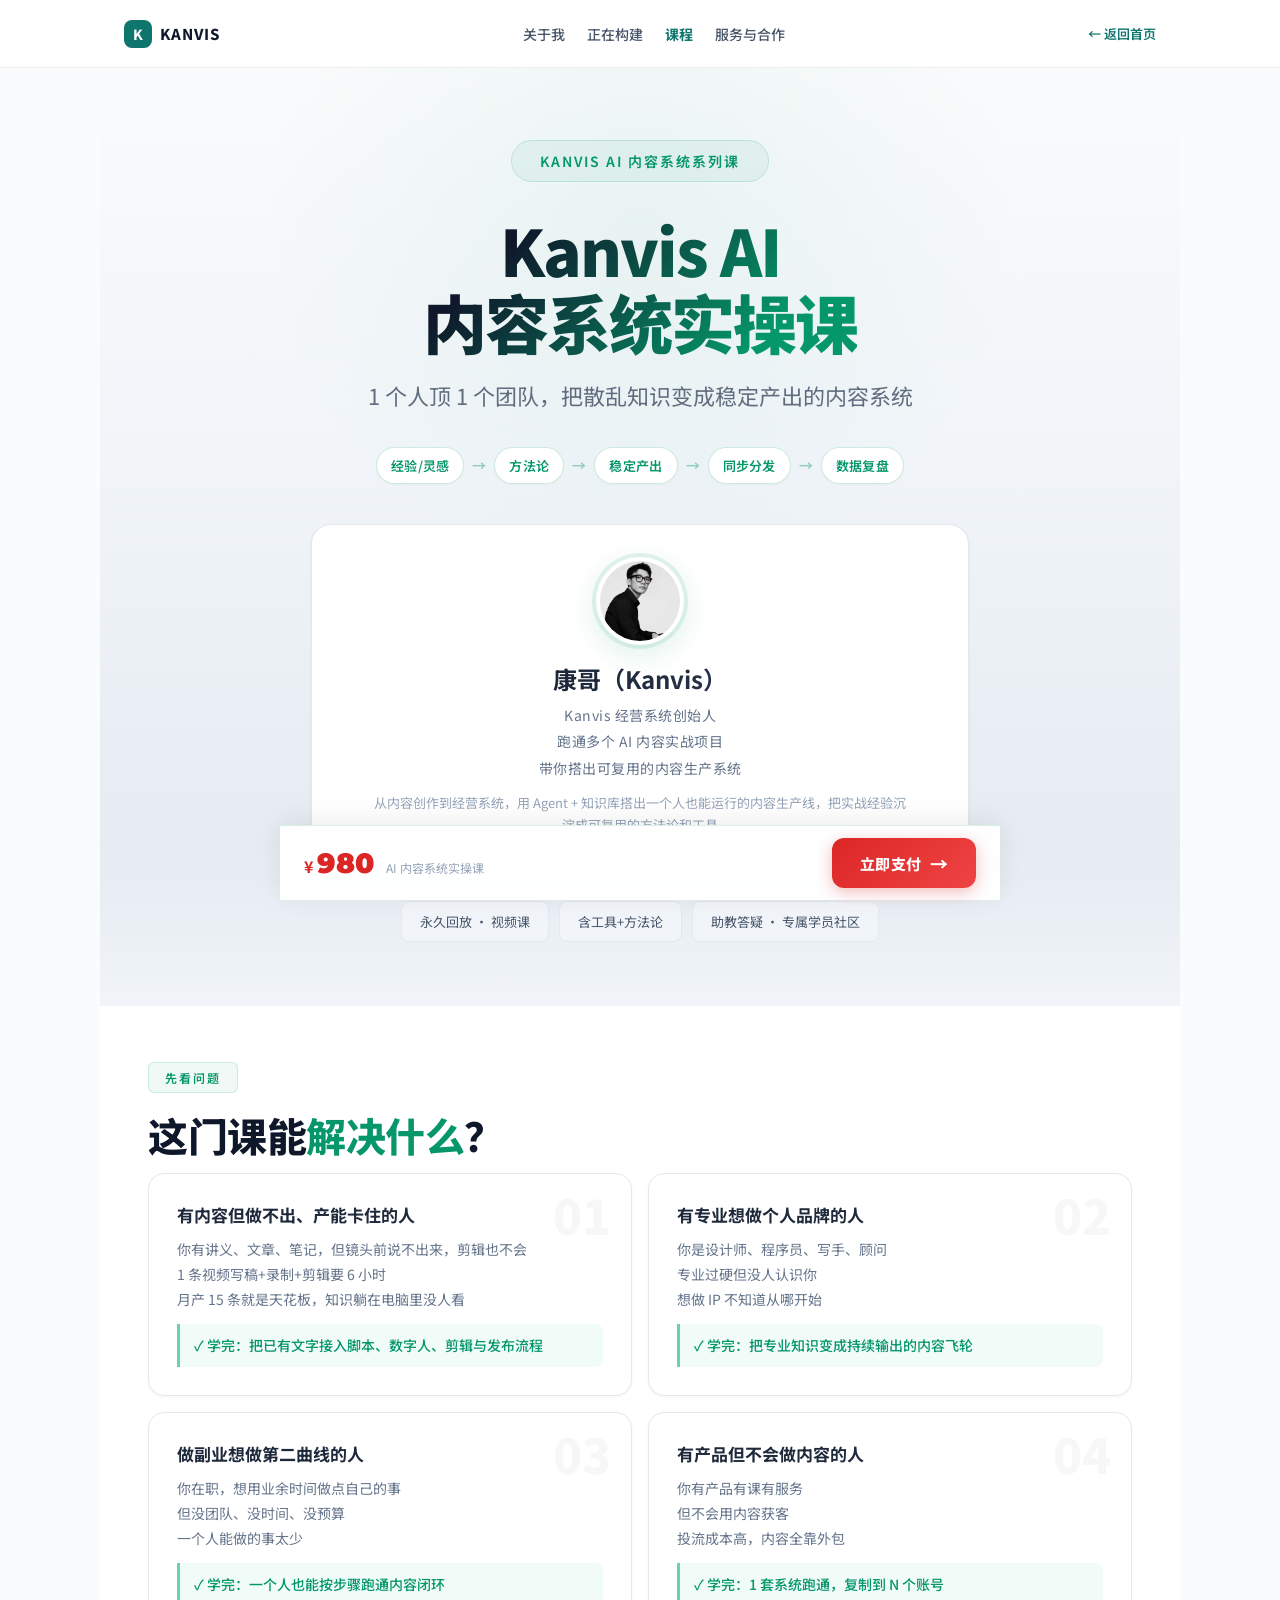
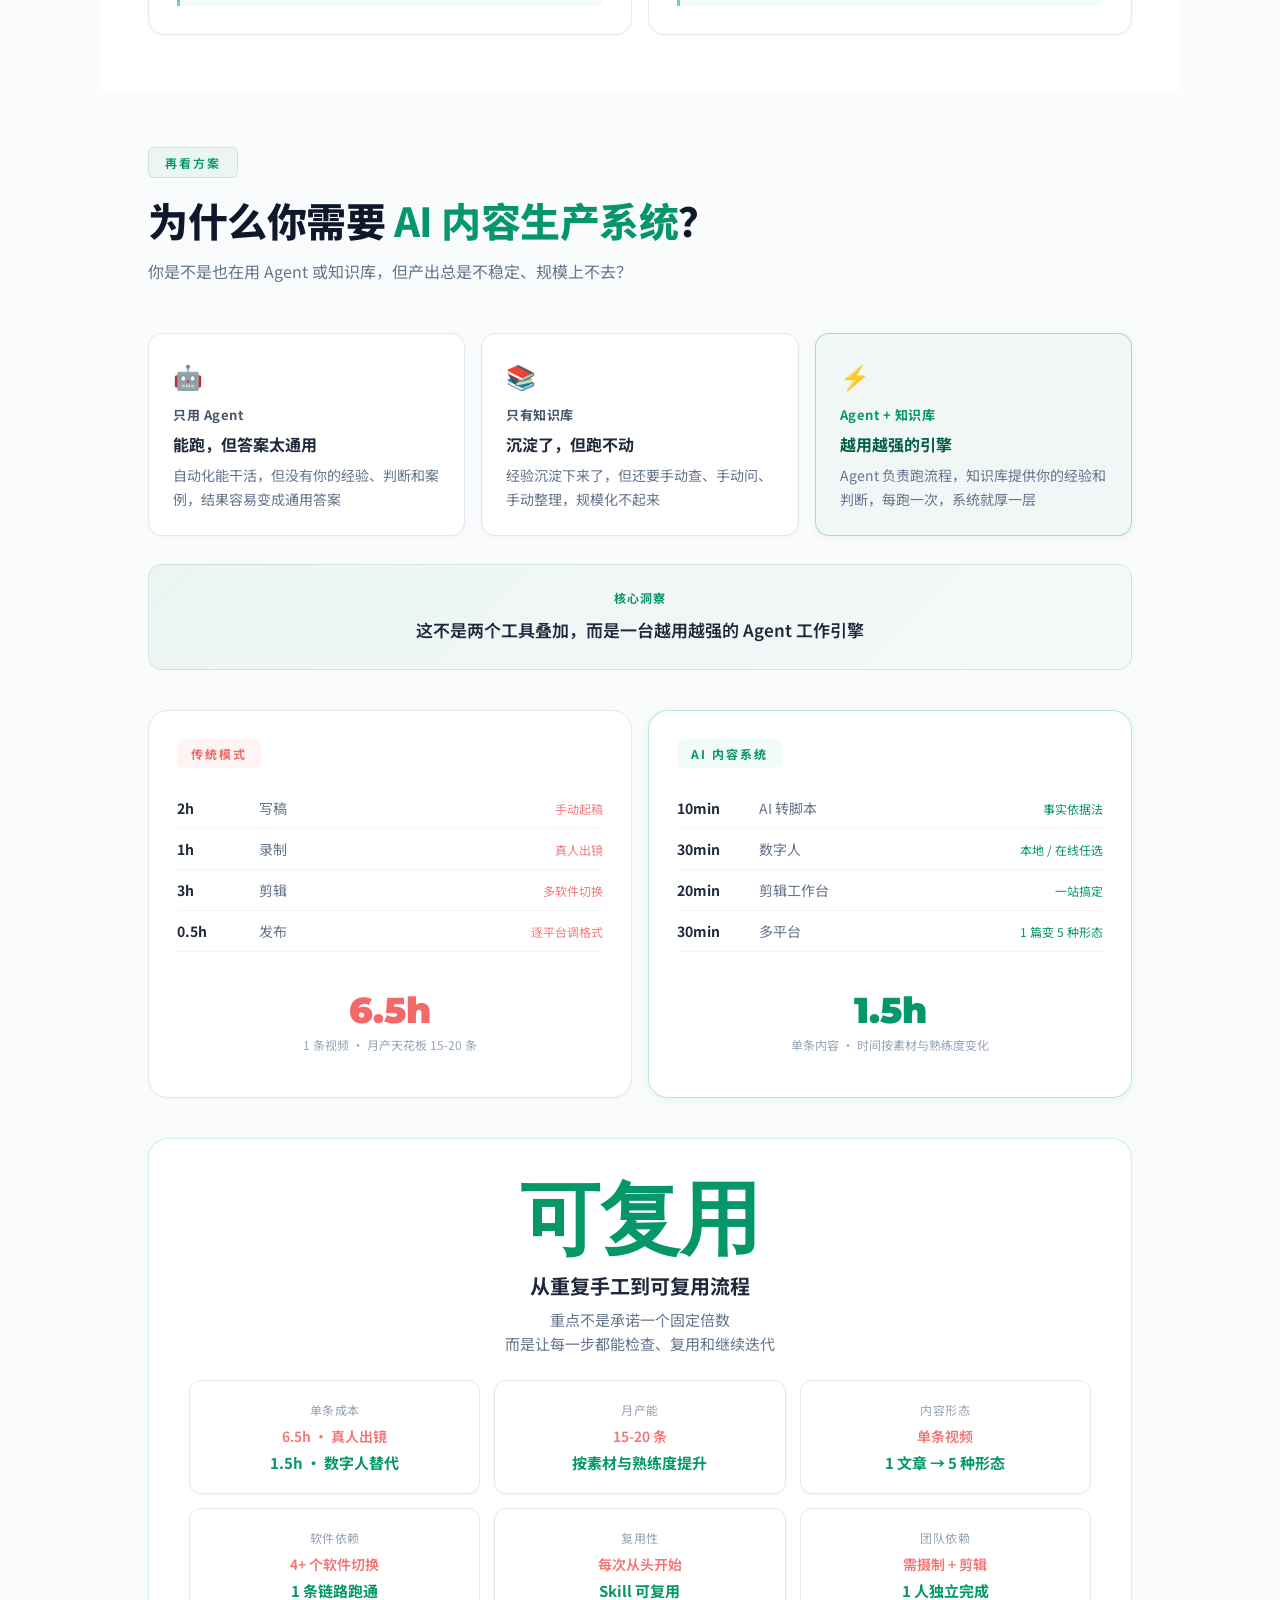
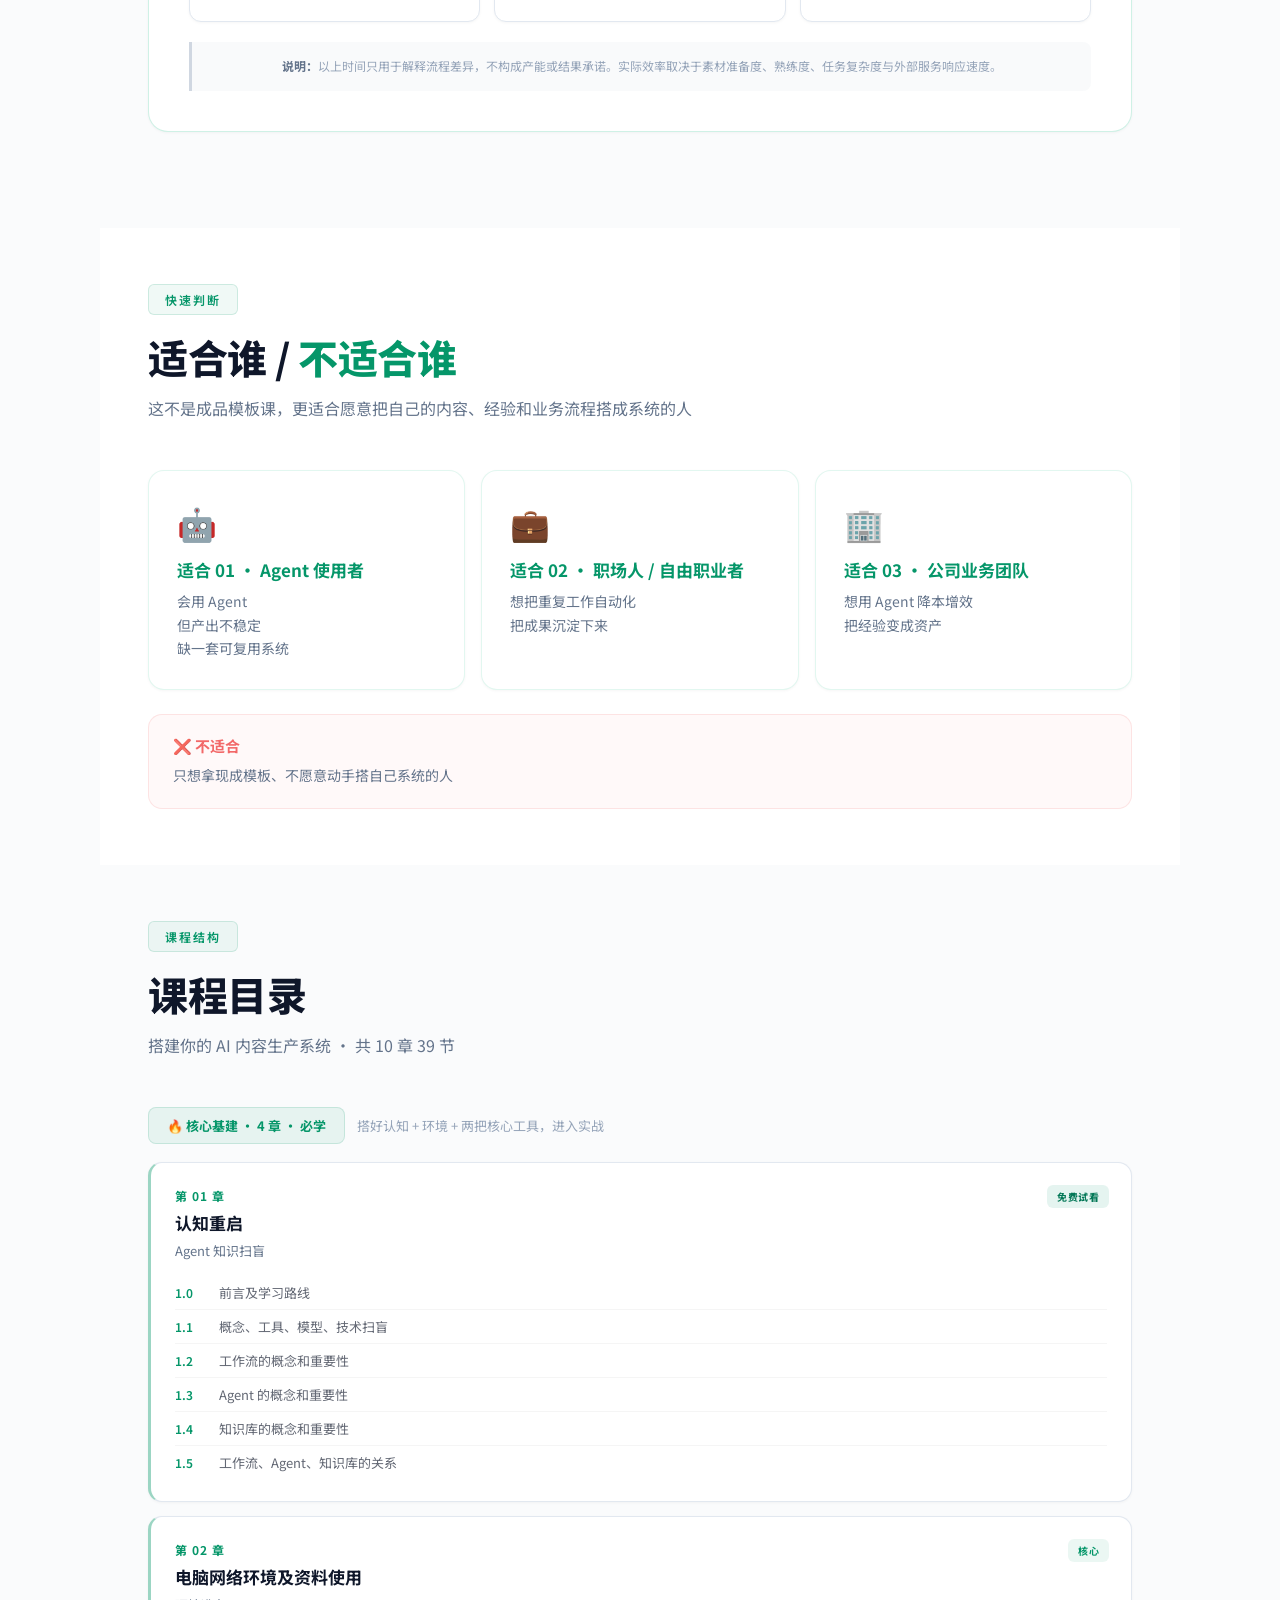
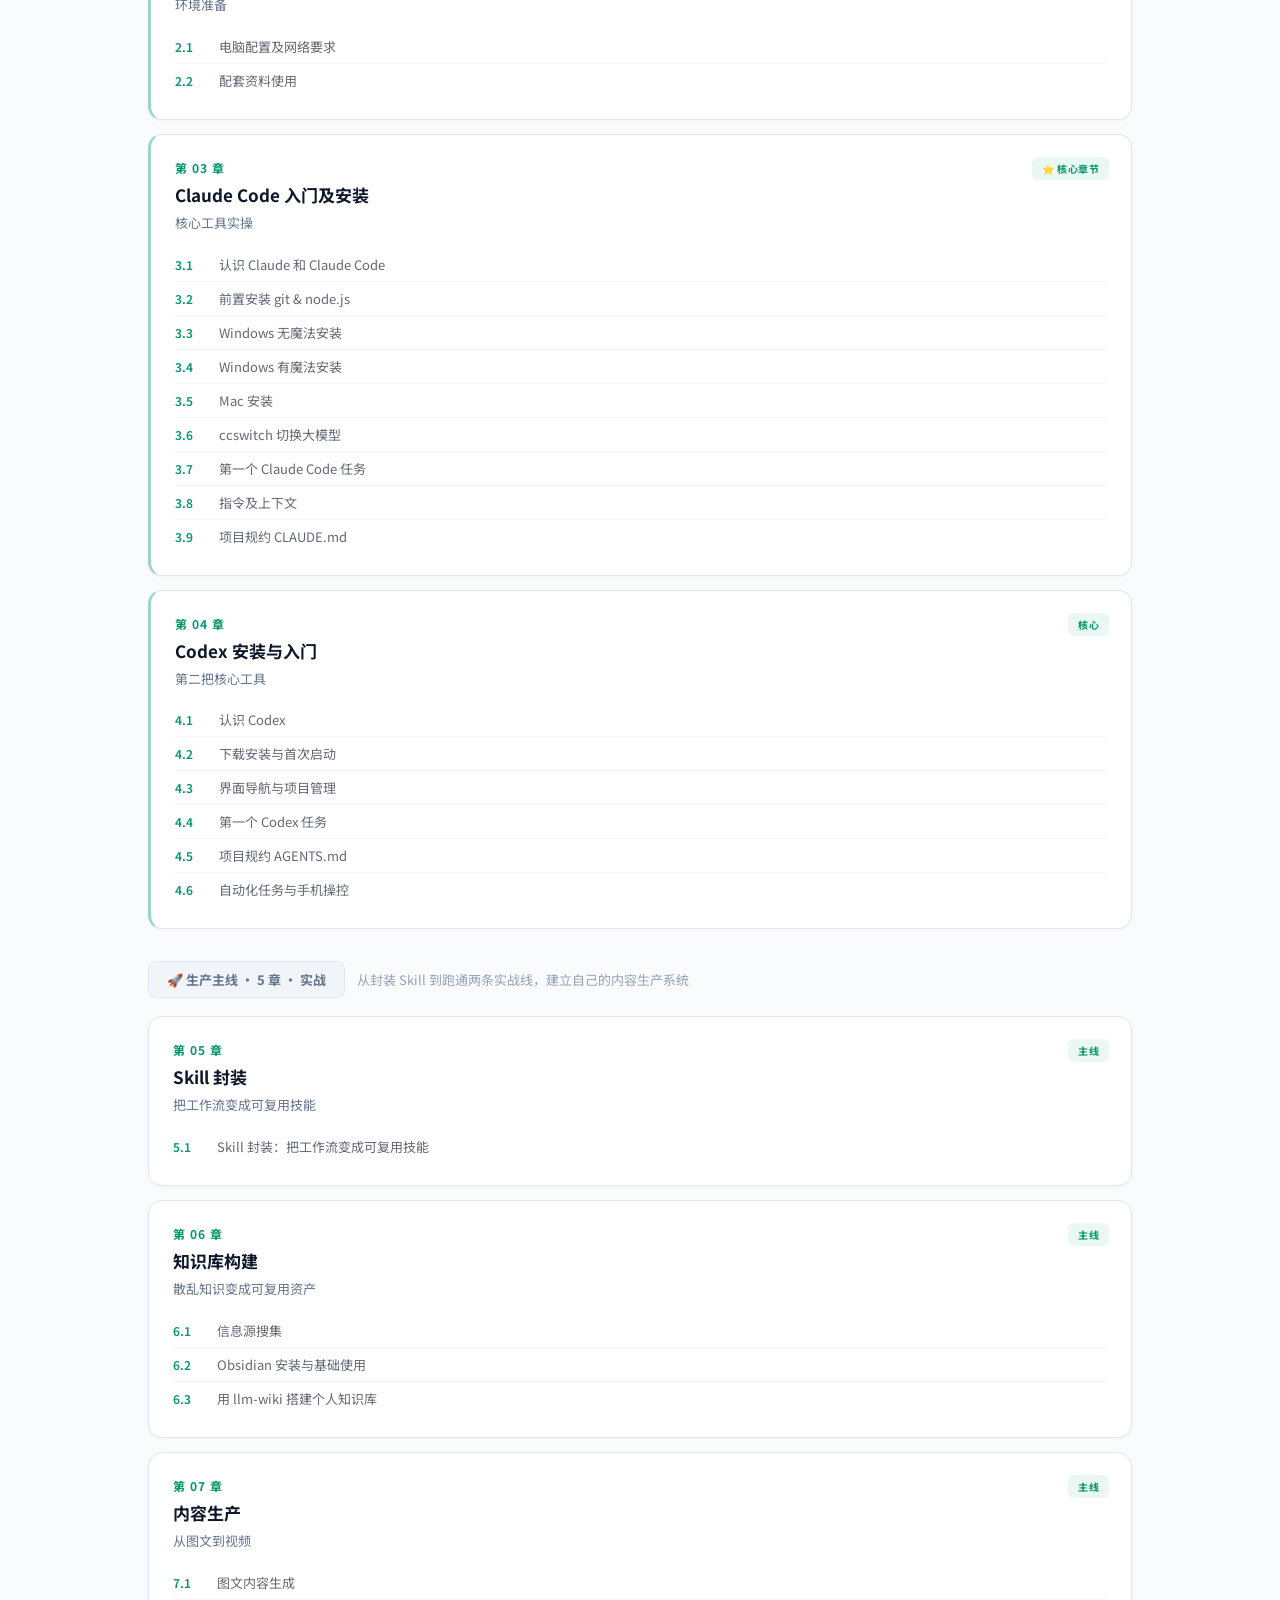
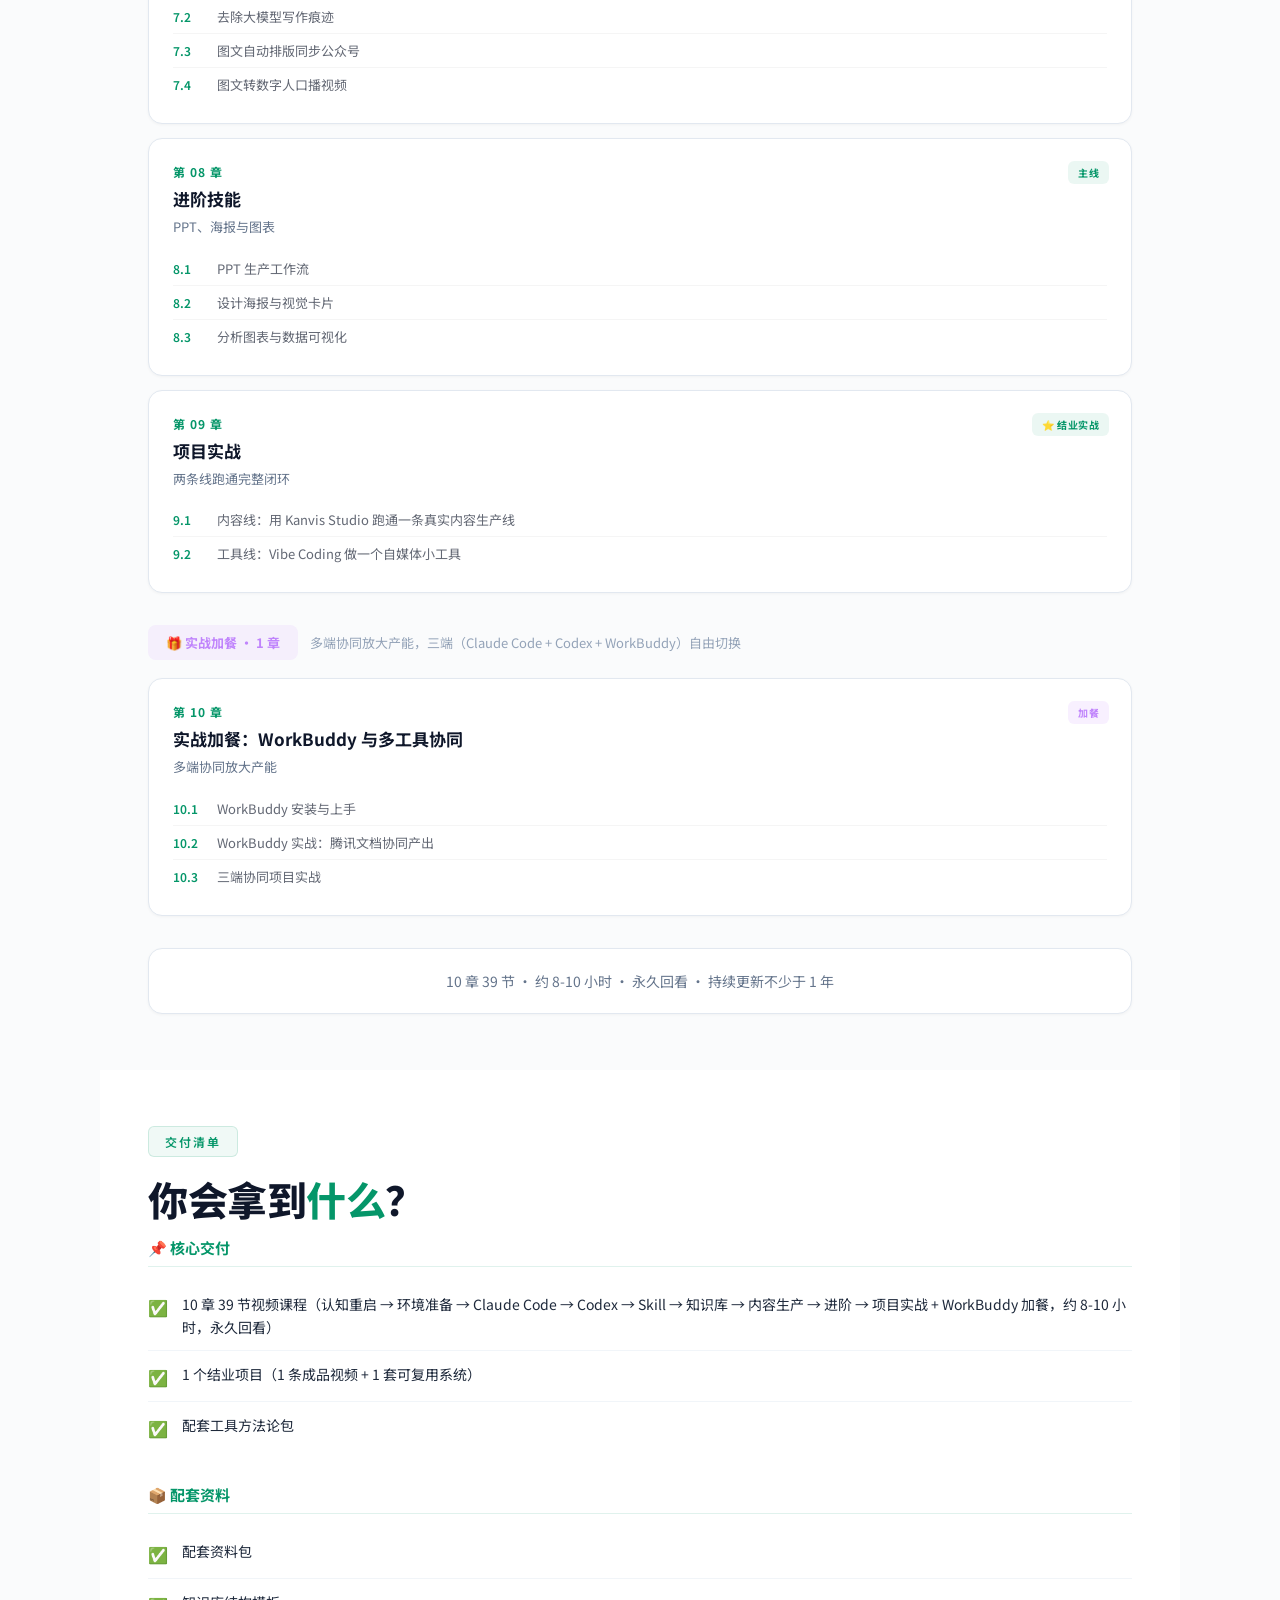
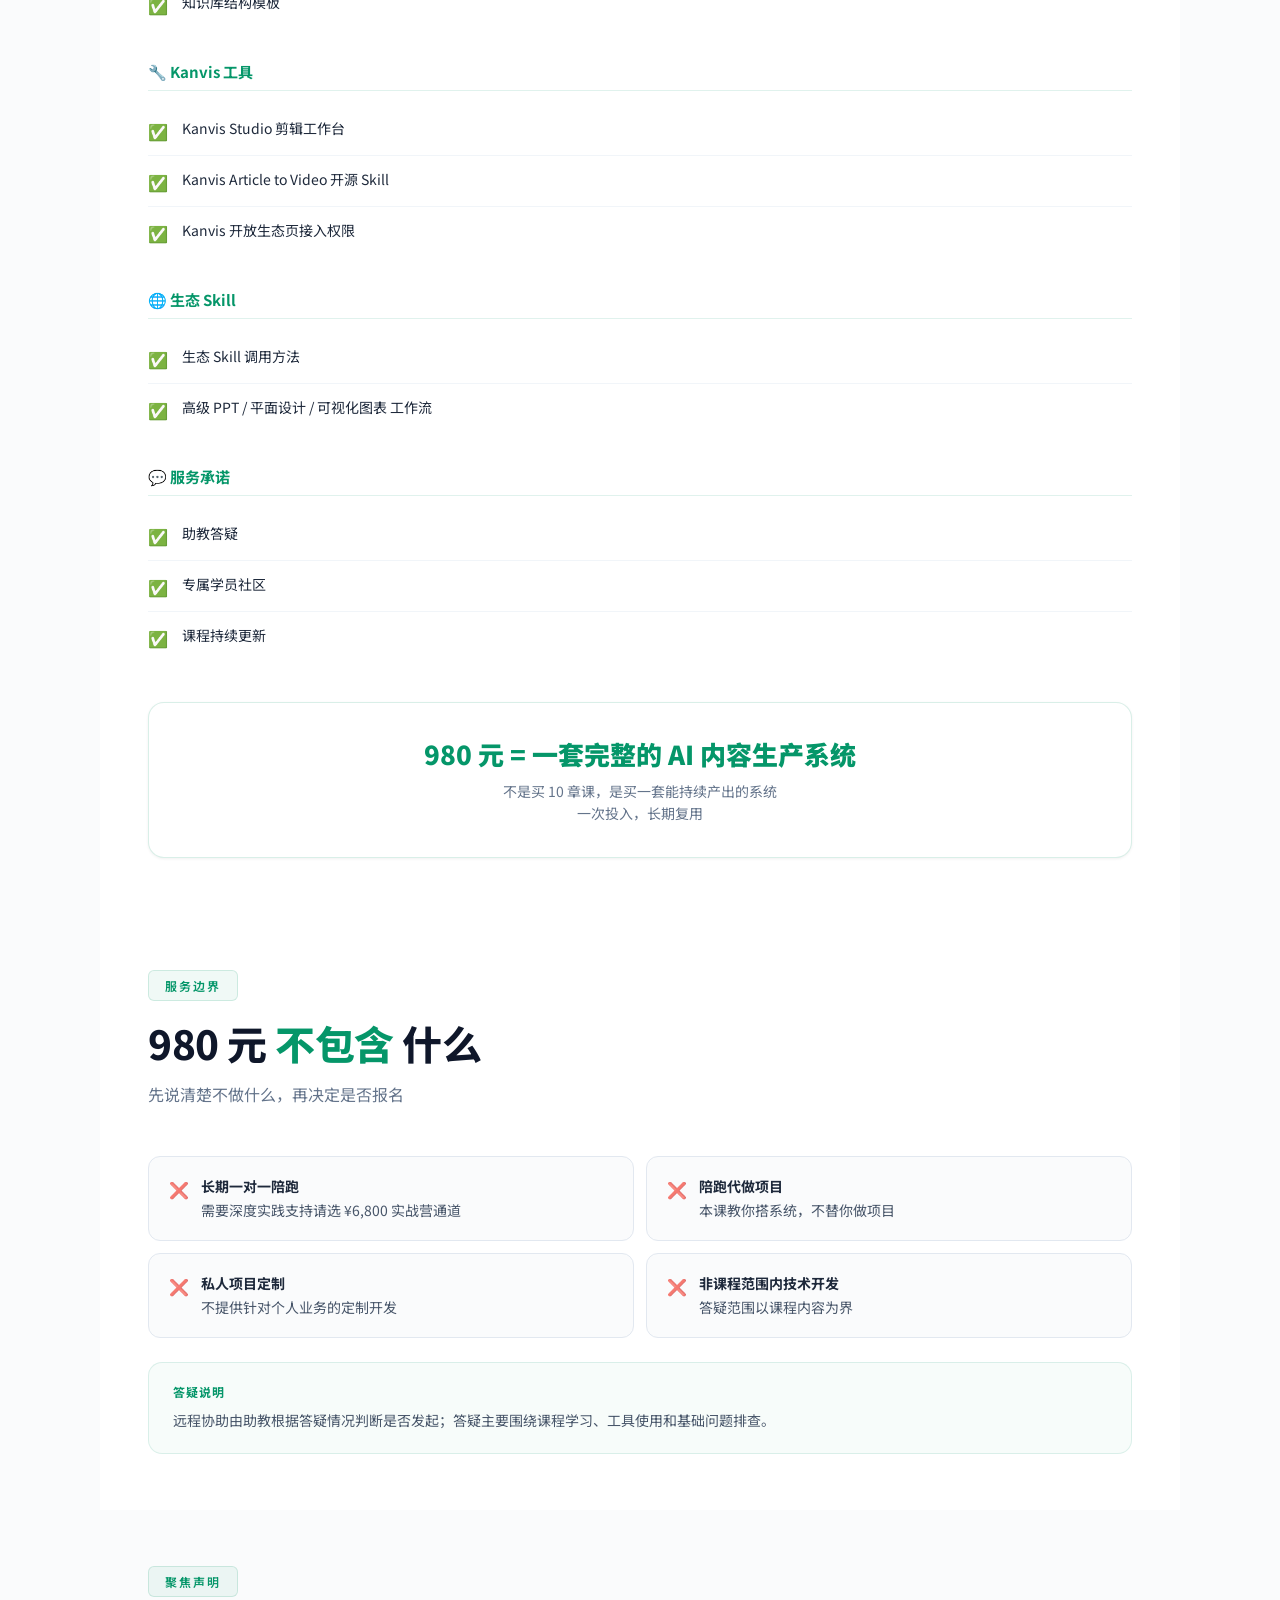
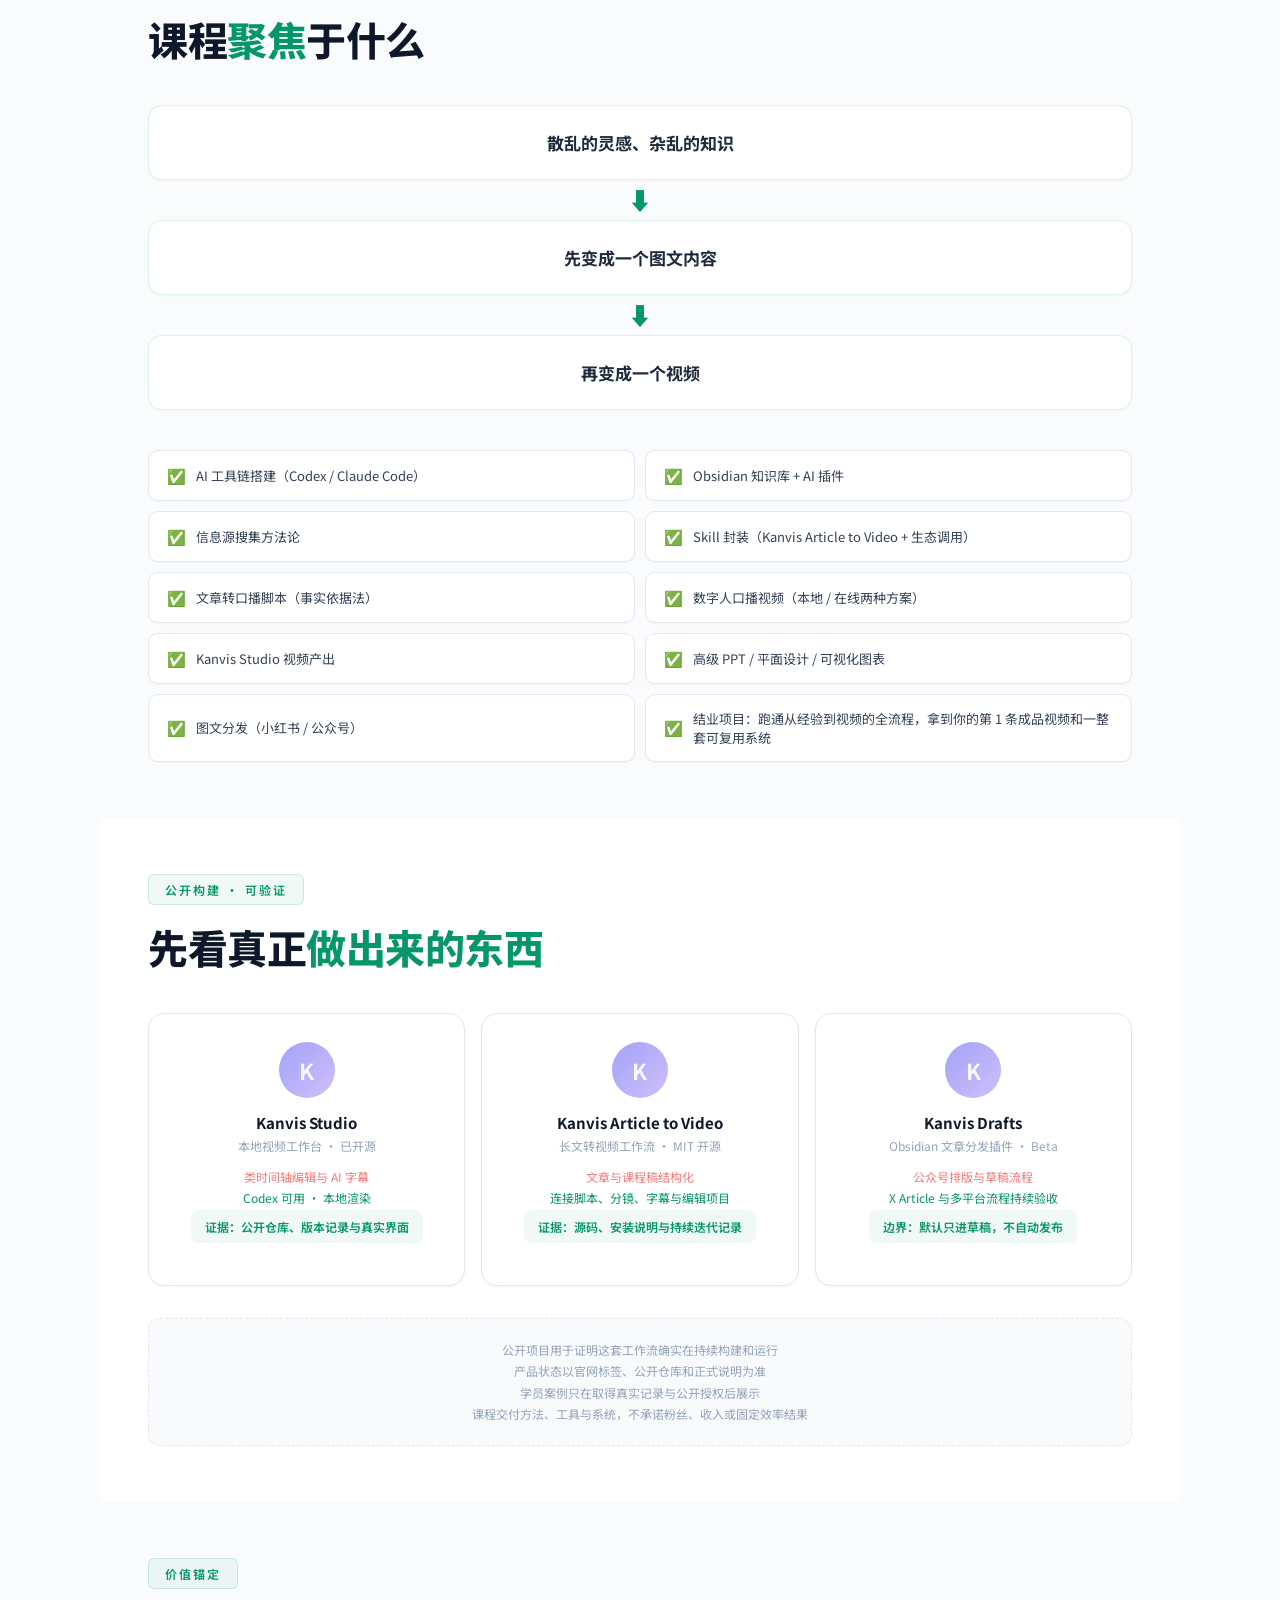
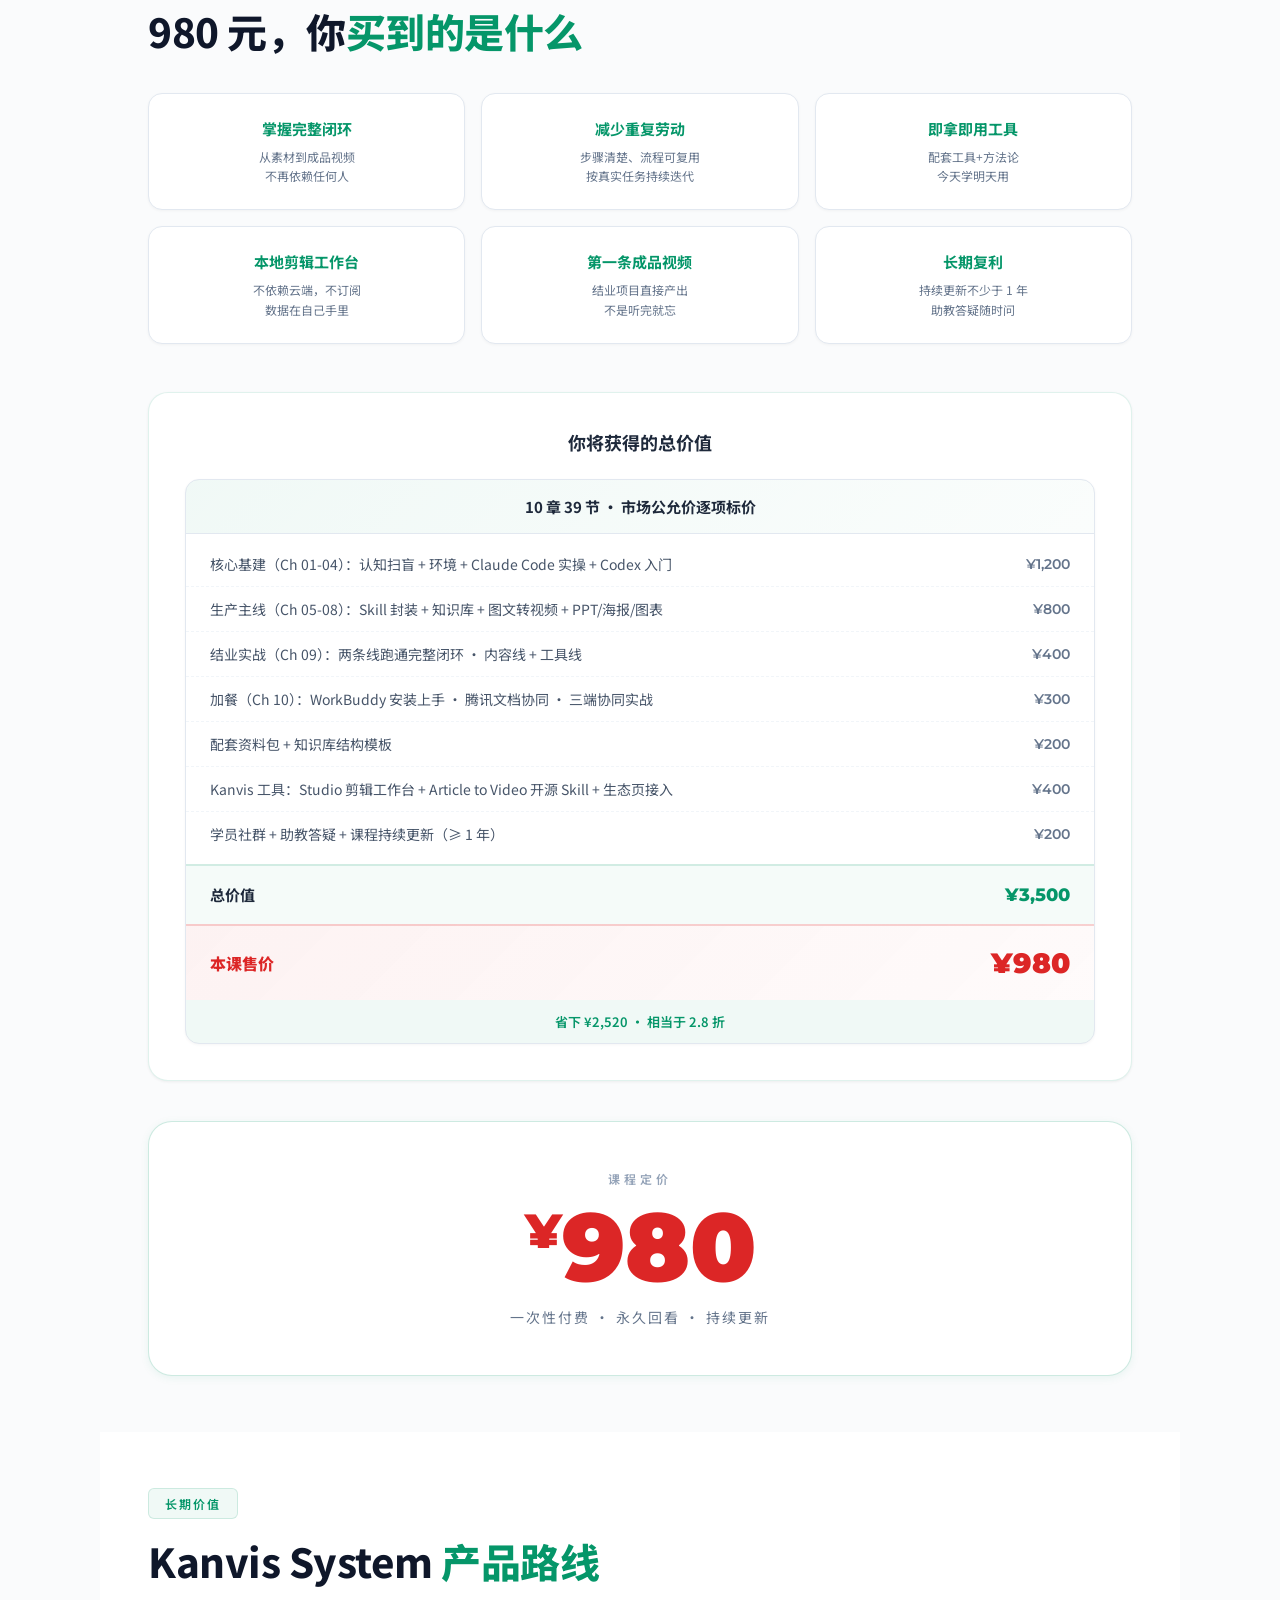
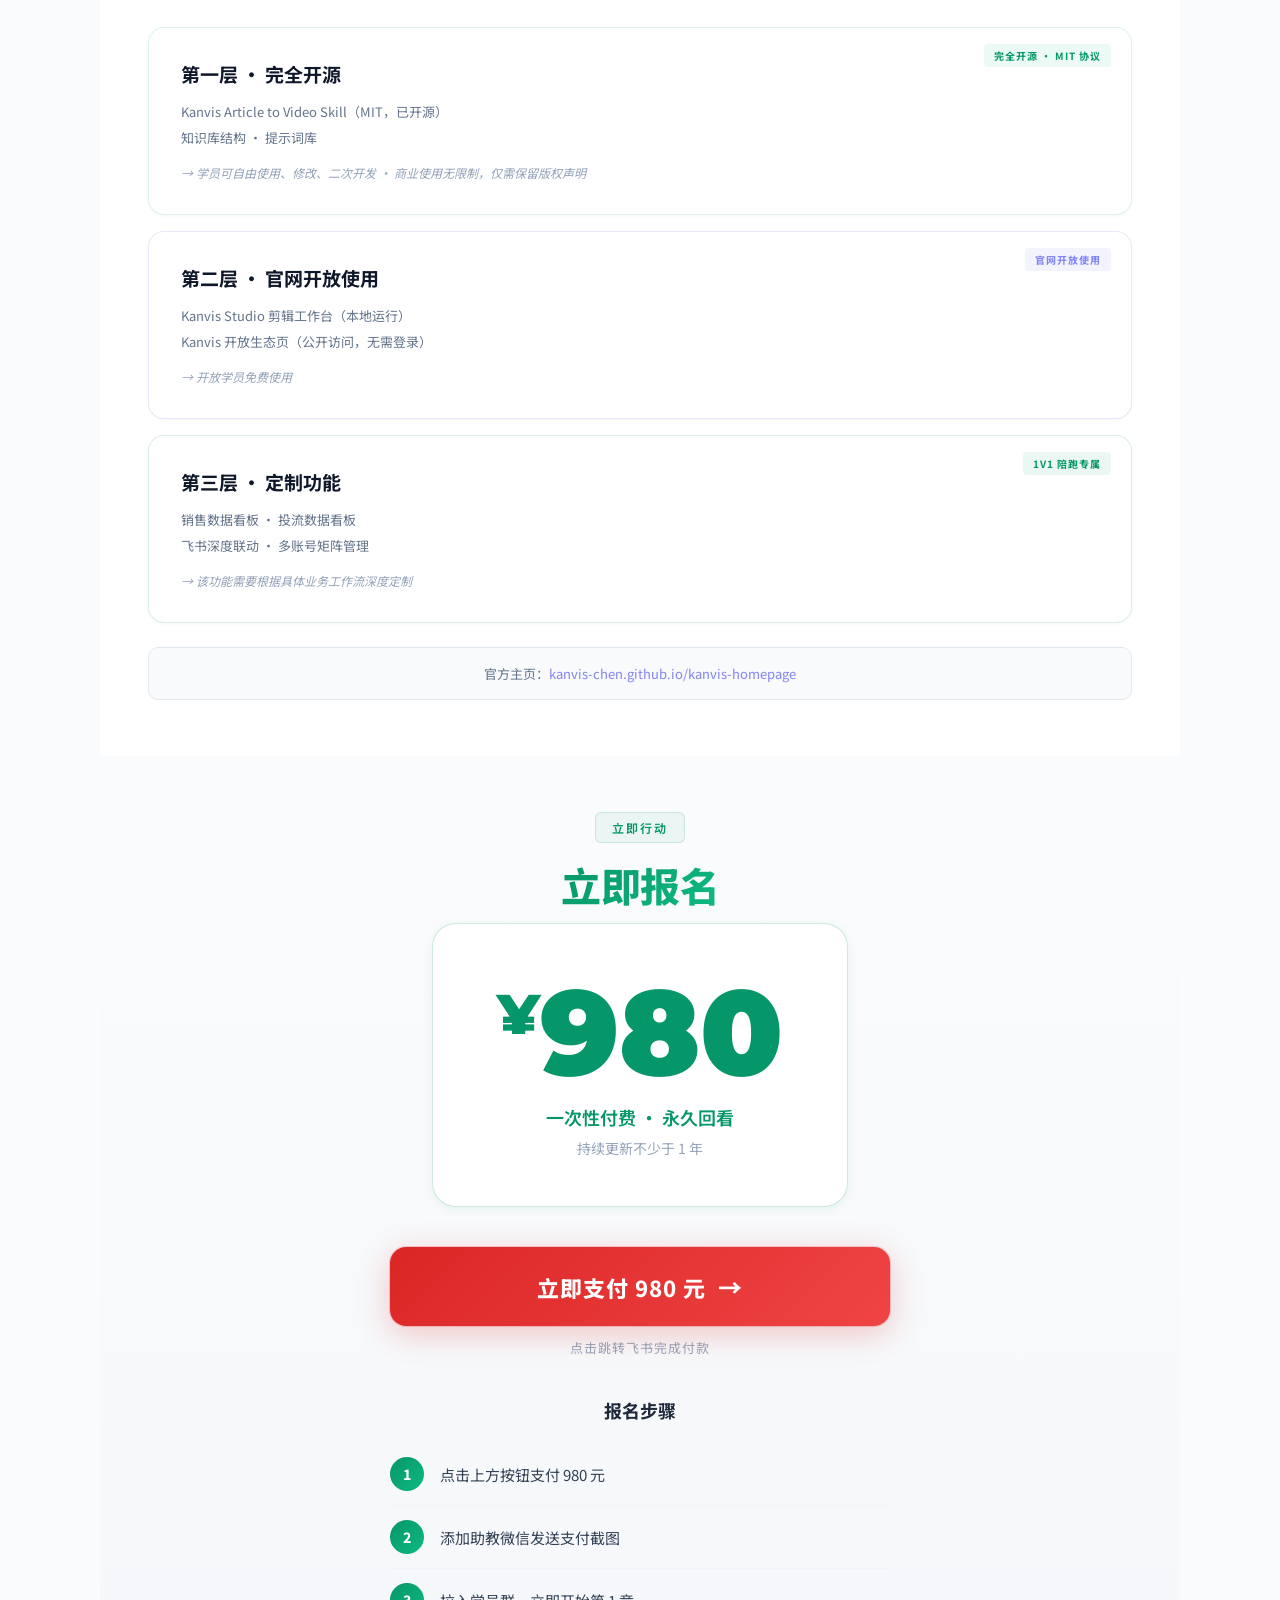
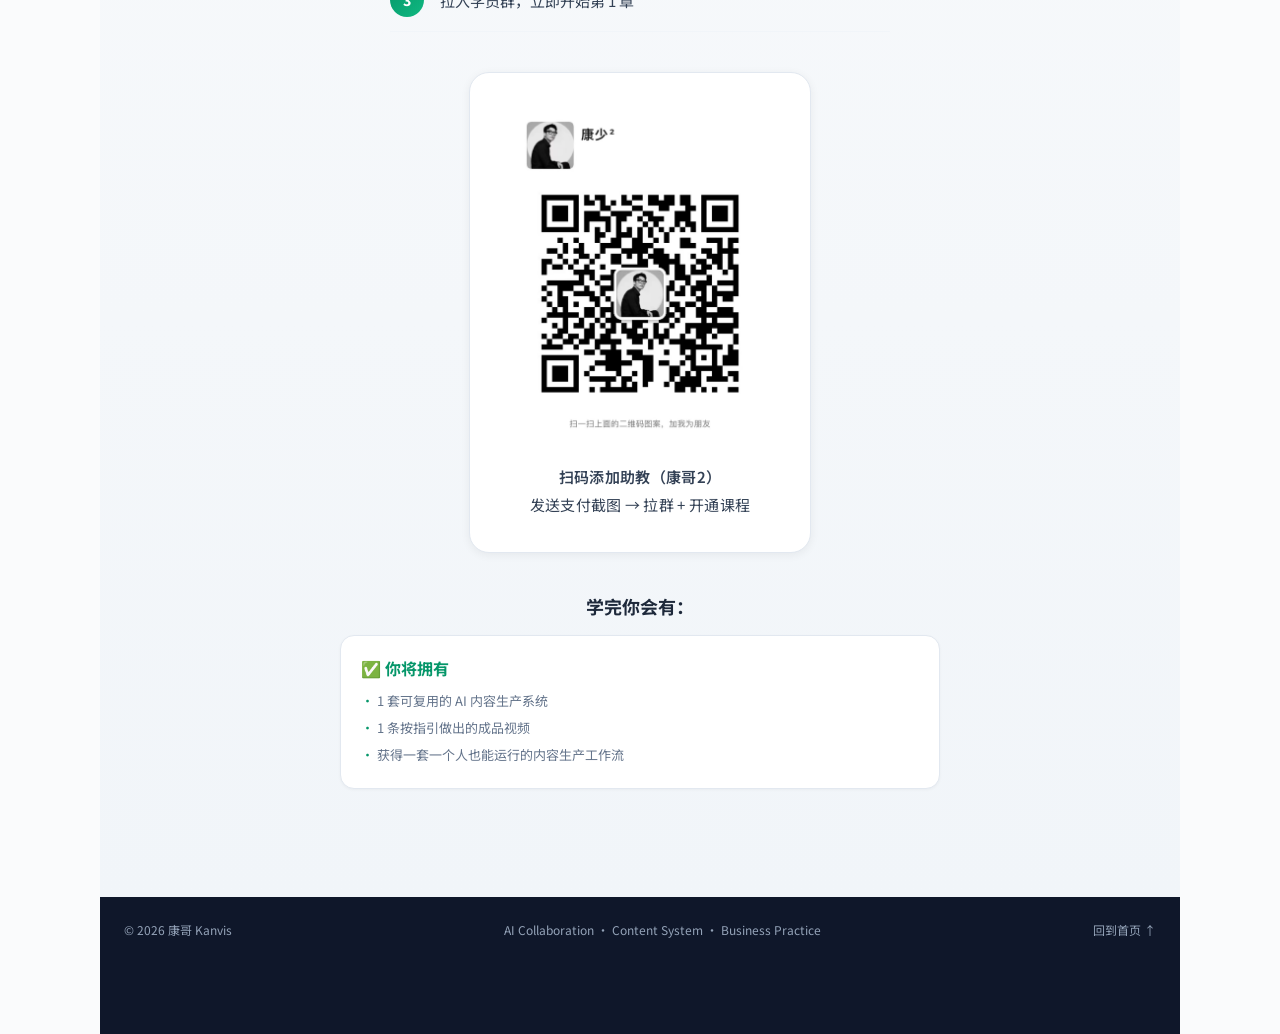
<file: course.html>
<!DOCTYPE html>
<html lang="zh-CN">
<head>
<meta charset="UTF-8">
<meta name="viewport" content="width=device-width, initial-scale=1.0">
<title>Kanvis AI 内容系统实操课</title>
<meta name="description" content="康哥 Kanvis 的 AI 内容系统实操课：10 章 39 节，用 Claude Code、Codex、Skill、知识库与 Kanvis 工具搭建可复用的内容生产工作流。">
<link rel="canonical" href="https://kanvis-chen.github.io/kanvis-homepage/course.html">
<meta property="og:type" content="website">
<meta property="og:title" content="Kanvis AI 内容系统实操课｜10 章 39 节">
<meta property="og:description" content="从 Agent 工作环境到内容生产和项目实战，搭建一套可复用的 AI 内容工作流。">
<meta property="og:url" content="https://kanvis-chen.github.io/kanvis-homepage/course.html">
<script type="application/ld+json">
{
  "@context": "https://schema.org",
  "@type": "Course",
  "name": "Kanvis AI 内容系统实操课",
  "description": "10 章 39 节，用 Claude Code、Codex、Skill、知识库与 Kanvis 工具搭建可复用的内容生产工作流。",
  "provider": {
    "@type": "Person",
    "name": "康哥 Kanvis",
    "url": "https://kanvis-chen.github.io/kanvis-homepage/"
  },
  "offers": {
    "@type": "Offer",
    "price": "980",
    "priceCurrency": "CNY",
    "url": "https://ask.feishu.cn/shared-space/7664236619922164714",
    "availability": "https://schema.org/InStock"
  },
  "inLanguage": "zh-CN"
}
</script>
<link rel="preconnect" href="https://fonts.googleapis.com">
<link href="https://fonts.googleapis.com/css2?family=Inter:wght@400;500;600;700;800;900&family=Noto+Sans+SC:wght@400;500;600;700;900&family=Montserrat:wght@700;800;900&display=swap" rel="stylesheet">
<style>
*{margin:0;padding:0;box-sizing:border-box}
::selection{background:rgba(5,150,105,0.2);color:#0F172A}
body{background:#FAFBFC;color:#0F172A;font-family:'Noto Sans SC','Inter',sans-serif;max-width:1080px;margin:0 auto;padding-top:68px;-webkit-font-smoothing:antialiased;overflow-x:hidden}
.kv-header{position:fixed;top:0;left:0;right:0;z-index:200;height:68px;border-bottom:1px solid rgba(15,23,42,0.08);background:rgba(255,255,255,0.93);backdrop-filter:blur(14px);-webkit-backdrop-filter:blur(14px)}
.kv-header-inner{max-width:1080px;margin:0 auto;height:100%;display:flex;align-items:center;justify-content:space-between;padding:0 24px;gap:16px}
.kv-brand{display:flex;align-items:center;gap:8px;text-decoration:none;color:#0F172A;font-weight:800;letter-spacing:1px;font-size:15px}
.kv-brand-mark{display:inline-flex;align-items:center;justify-content:center;width:28px;height:28px;border-radius:8px;background:#0f766e;color:#fff;font-size:14px}
.kv-nav{display:flex;gap:22px;align-items:center}
.kv-nav a{text-decoration:none;color:#475569;font-size:14px;font-weight:500;transition:color .2s}
.kv-nav a:hover{color:#0f766e}
.kv-nav a.active{color:#0f766e;font-weight:700}
.kv-back{text-decoration:none;color:#0f766e;font-size:13px;font-weight:600;white-space:nowrap}
.kv-back:hover{color:#0a4f49}
.kv-footer{background:#0F172A;color:#94A3B8;padding:24px 0 96px}
.kv-footer-inner{max-width:1080px;margin:0 auto;padding:0 24px;display:flex;align-items:center;justify-content:space-between;flex-wrap:wrap;gap:12px;font-size:12px}
.kv-footer-inner a{color:#94A3B8;text-decoration:none}
.kv-footer-inner a:hover{color:#fff}
@media(max-width:640px){.kv-nav{display:none}.kv-header-inner{padding:0 16px}}
.gold{color:#059669}
.red{color:#EF4444}
.green{color:#10B981}
.gray-text{color:#64748B}
.white{color:#0F172A}

/* ===== SCREEN 1 - COVER ===== */
.screen{width:100%;padding:56px 48px;position:relative;overflow:hidden}
.screen-cover{background:linear-gradient(180deg,#FAFBFC 0%,#F1F5F9 40%,#E2E8F0 100%);display:flex;flex-direction:column;align-items:center;text-align:center;padding-top:72px;padding-bottom:64px}
.screen-cover::before{content:'';position:absolute;top:-300px;left:50%;transform:translateX(-50%);width:900px;height:900px;background:radial-gradient(circle,rgba(5,150,105,0.06) 0%,transparent 60%);pointer-events:none}
.screen-cover::after{content:'';position:absolute;bottom:0;left:0;right:0;height:160px;background:linear-gradient(180deg,transparent,#F1F5F9);pointer-events:none}
.top-tag{display:inline-flex;align-items:center;gap:8px;background:rgba(5,150,105,0.06);border:1px solid rgba(5,150,105,0.15);border-radius:100px;padding:10px 28px;font-size:14px;color:#059669;font-weight:600;margin-bottom:32px;letter-spacing:2px;text-transform:uppercase}
.main-title{font-size:64px;font-weight:900;line-height:1.12;letter-spacing:-2px;margin-bottom:20px;background:linear-gradient(135deg,#0F172A 20%,#059669 80%);-webkit-background-clip:text;-webkit-text-fill-color:transparent;background-clip:text;position:relative;z-index:1}
.sub-title{font-size:22px;font-weight:400;color:rgba(71,85,105,0.85);max-width:640px;line-height:1.7;margin-bottom:32px;position:relative;z-index:1}
.highlight-badges{display:flex;gap:6px;flex-wrap:wrap;align-items:center;justify-content:center;margin-bottom:40px;position:relative;z-index:1}
.highlight-badge{background:#fff;border:1px solid rgba(5,150,105,0.2);color:#059669;padding:8px 14px;border-radius:999px;font-size:13px;font-weight:600;letter-spacing:0.3px;box-shadow:0 1px 2px rgba(0,0,0,0.03)}
.flow-arrow{color:rgba(5,150,105,0.4);font-size:14px;font-weight:700;user-select:none;padding:0 2px}
.instructor-box{background:#fff;border:1px solid #E2E8F0;border-radius:20px;padding:32px 48px;text-align:center;margin-bottom:32px;box-shadow:0 1px 3px rgba(0,0,0,0.06);position:relative;z-index:1}
.instructor-avatar{width:88px;height:88px;border-radius:50%;background:linear-gradient(135deg,#059669,#10B981);margin:0 auto 16px;display:flex;align-items:center;justify-content:center;font-size:40px;font-weight:900;color:#fff;box-shadow:0 0 0 4px rgba(5,150,105,0.1),0 8px 32px rgba(5,150,105,0.15)}
.instructor-name{font-size:24px;font-weight:700;margin-bottom:6px;background:linear-gradient(135deg,#0F172A,#334155);-webkit-background-clip:text;-webkit-text-fill-color:transparent;background-clip:text}
.instructor-roles{color:#64748B;font-size:14px;line-height:1.9;letter-spacing:0.5px}
.instructor-intro{margin-top:10px;font-size:13px;color:#94A3B8;line-height:1.7;max-width:560px;margin-left:auto;margin-right:auto;padding:0 8px}
.bottom-tags{display:flex;gap:10px;flex-wrap:wrap;justify-content:center;position:relative;z-index:1}
.bottom-tag{background:#F1F5F9;border:1px solid #E2E8F0;border-radius:8px;padding:10px 18px;font-size:13px;color:#475569}

/* ===== SCREEN 2 - PROBLEMS ===== */
.screen-problems{background:#fff}
.section-tag{display:inline-block;background:rgba(5,150,105,0.06);border:1px solid rgba(5,150,105,0.15);border-radius:6px;padding:6px 16px;font-size:12px;font-weight:600;color:#059669;margin-bottom:16px;letter-spacing:2px;text-transform:uppercase}
.screen h2{font-size:40px;font-weight:800;margin-bottom:12px;line-height:1.3;letter-spacing:-0.5px;color:#0F172A}
.screen h2 .highlight{color:#059669}
.screen .desc{color:#64748B;font-size:16px;line-height:1.7;margin-bottom:48px}
.problem-grid{display:grid;grid-template-columns:1fr 1fr;gap:16px}
.problem-card{background:#fff;border:1px solid #E2E8F0;border-radius:16px;padding:28px;position:relative;transition:all .3s ease;box-shadow:0 1px 3px rgba(0,0,0,0.04)}
.problem-card:hover{border-color:rgba(5,150,105,0.25);box-shadow:0 4px 12px rgba(5,150,105,0.08);transform:translateY(-2px)}
.problem-card .card-num{position:absolute;top:16px;right:20px;font-size:48px;font-weight:900;color:rgba(0,0,0,0.03);line-height:1}
.problem-card h4{font-size:17px;font-weight:700;margin-bottom:10px;color:#1E293B}
.problem-card .pain{color:#64748B;font-size:14px;line-height:1.8;margin-bottom:12px}
.problem-card .result{background:rgba(16,185,129,0.06);border-left:3px solid rgba(16,185,129,0.6);border-radius:0 8px 8px 0;padding:10px 14px;font-size:14px;color:#059669;font-weight:500;line-height:1.6}
.promise-bar{margin-top:48px;background:#fff;border:1px solid rgba(5,150,105,0.15);border-radius:16px;padding:32px;text-align:center;box-shadow:0 1px 3px rgba(0,0,0,0.06)}
.promise-bar p{color:#059669;font-size:16px;font-weight:600;line-height:1.8}
.promise-bar .small{font-size:14px;color:#94A3B8;font-weight:400;margin-top:8px}

/* ===== SCREEN 3 - COMPARISON ===== */
.screen-comparison{background:#FAFBFC}
.compare-wrapper{display:flex;gap:16px;margin-top:40px}
.compare-col{flex:1;background:#fff;border:1px solid #E2E8F0;border-radius:20px;padding:28px;position:relative;box-shadow:0 1px 3px rgba(0,0,0,0.04)}
.compare-col.highlight-col{border-color:rgba(16,185,129,0.3);background:#fff;box-shadow:0 2px 8px rgba(16,185,129,0.1)}
.compare-col .col-label{font-size:12px;font-weight:700;text-transform:uppercase;letter-spacing:2px;margin-bottom:20px;padding:6px 14px;border-radius:6px;display:inline-block}
.compare-col .col-label.old{background:rgba(239,68,68,0.06);color:rgba(239,68,68,0.8)}
.compare-col .col-label.new{background:rgba(16,185,129,0.06);color:#059669}
.compare-step{display:flex;align-items:center;gap:12px;padding:10px 0;border-bottom:1px solid #F1F5F9;font-size:14px;color:#64748B}
.compare-step:last-child{border-bottom:none}
.compare-step .time{font-weight:700;color:#1E293B;min-width:70px}
.compare-total{margin-top:20px;padding:16px;border-radius:12px;text-align:center}
.compare-total .big-num{font-size:36px;font-weight:900;font-family:'Montserrat',sans-serif}
.compare-total .big-num.old-num{color:rgba(239,68,68,0.8)}
.compare-total .big-num.new-num{color:#059669}
.compare-total .label{font-size:12px;color:#94A3B8;margin-top:4px}
.center-impact{text-align:center;margin:40px 0;padding:40px;background:#fff;border:1px solid rgba(16,185,129,0.2);border-radius:20px;box-shadow:0 1px 3px rgba(0,0,0,0.04)}
.center-impact .big-num{font-size:80px;font-weight:900;color:#059669;font-family:'Montserrat',sans-serif;line-height:1}
.center-impact .big-num span{font-size:36px}
.center-impact .impact-text{font-size:20px;font-weight:700;color:#1E293B;margin-top:12px}
.center-impact .impact-sub{font-size:15px;color:#64748B;margin-top:8px;line-height:1.6}
.compare-step .step-desc{font-size:12px;color:#94A3B8;margin-left:auto}
.compare-step .step-desc.bad{color:rgba(239,68,68,0.7)}
.compare-step .step-desc.good{color:#059669}
.compare-dim-grid{display:grid;grid-template-columns:1fr 1fr 1fr;gap:14px;margin-top:24px}
.compare-dim{background:#fff;border:1px solid #E2E8F0;border-radius:12px;padding:20px;text-align:center;box-shadow:0 1px 3px rgba(0,0,0,0.04)}
.compare-dim .dim-label{font-size:12px;color:#94A3B8;margin-bottom:8px;letter-spacing:0.5px}
.compare-dim .dim-old{font-size:14px;color:rgba(239,68,68,0.75);font-weight:600;margin-bottom:6px}
.compare-dim .dim-new{font-size:15px;color:#059669;font-weight:700}
.bottom-quote{text-align:center;margin-top:40px;padding:24px;border-left:3px solid rgba(5,150,105,0.5);border-radius:0 12px 12px 0;background:rgba(5,150,105,0.03)}
.bottom-quote p{font-size:16px;color:#059669;font-weight:500;line-height:1.8}
.compare-footnote{margin-top:20px;padding:14px 20px;background:rgba(148,163,184,0.06);border-left:3px solid rgba(148,163,184,0.4);border-radius:0 8px 8px 0;font-size:12px;color:#94A3B8;line-height:1.7}
.compare-footnote strong{color:#64748B}

/* ===== SCREEN 2.5 - WHY NEED (论证卡片) ===== */
.why-need-grid{display:grid;grid-template-columns:1fr 1fr 1fr;gap:16px;margin-top:36px}
.why-card{background:#fff;border:1px solid #E2E8F0;border-radius:14px;padding:24px;box-shadow:0 1px 3px rgba(0,0,0,0.04)}
.why-card .why-icon{font-size:24px;margin-bottom:12px}
.why-card .why-label{font-size:13px;font-weight:700;color:#475569;letter-spacing:0.5px;margin-bottom:8px}
.why-card .why-title{font-size:16px;font-weight:700;color:#1E293B;margin-bottom:8px}
.why-card .why-desc{font-size:14px;color:#64748B;line-height:1.7}
.why-card.is-answer{border-color:rgba(5,150,105,0.3);background:rgba(5,150,105,0.04);box-shadow:0 2px 8px rgba(5,150,105,0.08)}
.why-card.is-answer .why-label{color:#059669}
.why-card.is-answer .why-title{color:#065F46}
.value-uplift{margin-top:28px;padding:24px 28px;text-align:center;background:linear-gradient(135deg,rgba(5,150,105,0.06),rgba(5,150,105,0.02));border:1px solid rgba(5,150,105,0.15);border-radius:14px}
.value-uplift .uplift-label{font-size:12px;font-weight:700;color:#059669;letter-spacing:1px;text-transform:uppercase;margin-bottom:10px}
.value-uplift p{font-size:17px;color:#1E293B;font-weight:600;line-height:1.7}

/* ===== SCREEN 4 - TARGET ===== */
.screen-target{background:#fff}
.target-grid{display:grid;grid-template-columns:1fr 1fr 1fr;gap:16px;margin-top:40px}
.target-card{background:#fff;border:1px solid rgba(16,185,129,0.12);border-radius:16px;padding:28px;transition:all .3s ease;box-shadow:0 1px 3px rgba(0,0,0,0.04)}
.target-card:hover{border-color:rgba(16,185,129,0.3);transform:translateY(-2px);box-shadow:0 4px 12px rgba(16,185,129,0.08)}
.target-card .icon{font-size:32px;margin-bottom:12px}
.target-card h4{font-size:17px;font-weight:700;color:#059669;margin-bottom:8px}
.target-card p{font-size:14px;color:#64748B;line-height:1.7}
.not-suitable{margin-top:24px;padding:20px 24px;background:rgba(239,68,68,0.03);border:1px solid rgba(239,68,68,0.12);border-radius:14px}
.not-suitable h4{font-size:15px;font-weight:700;color:rgba(239,68,68,0.8);margin-bottom:8px}
.not-suitable p{font-size:14px;color:#64748B;line-height:1.7}
.scroll-cue{text-align:center;margin-top:40px;padding:20px;background:rgba(5,150,105,0.04);border:1px solid rgba(5,150,105,0.12);border-radius:12px}
.scroll-cue p{font-size:15px;color:#059669;font-weight:500}

/* ===== SCREEN 5 - SYLLABUS ===== */
.screen-syllabus{background:#FAFBFC}
.syllabus-section{margin-bottom:32px}
.syllabus-section:last-of-type{margin-bottom:0}
.syllabus-section-header{display:flex;align-items:center;gap:12px;margin-bottom:18px}
.syllabus-section-header .badge{font-size:13px;font-weight:700;padding:8px 18px;border-radius:8px}
.badge-core{background:rgba(5,150,105,0.08);color:#059669;border:1px solid rgba(5,150,105,0.15)}
.badge-extend{background:#F1F5F9;color:#64748B;border:1px solid #E2E8F0}
.badge-project{background:rgba(16,185,129,0.06);color:#059669;border:1px solid rgba(16,185,129,0.12)}
.syllabus-section-header .desc-text{font-size:13px;color:#94A3B8}
.chapter-card{background:#fff;border:1px solid #E2E8F0;border-radius:14px;padding:24px 24px 22px;margin-bottom:14px;position:relative;transition:all .2s;box-shadow:0 1px 3px rgba(0,0,0,0.04)}
.chapter-card:last-child{margin-bottom:0}
.chapter-card:hover{box-shadow:0 4px 12px rgba(0,0,0,0.08);border-color:#CBD5E1}
.chapter-card.core-chapter{border-color:#E2E8F0;border-left:3px solid rgba(5,150,105,0.4);background:#fff}
.chapter-card .ch-num{font-size:12px;font-weight:700;color:#059669;margin-bottom:6px;letter-spacing:1px}
.chapter-card .ch-title{font-size:17px;font-weight:700;margin-bottom:6px;color:#0F172A}
.chapter-card .ch-desc{font-size:13px;color:#64748B;line-height:1.6}
.chapter-card .ch-tag{position:absolute;top:22px;right:22px;font-size:10px;font-weight:700;padding:4px 10px;border-radius:6px;background:rgba(5,150,105,0.08);color:#059669;letter-spacing:0.5px}
.chapter-card .ch-tag.free{background:rgba(5,150,105,0.1);color:#047857}
.project-card{background:#fff;border:1px solid rgba(16,185,129,0.2);border-radius:16px;padding:32px;text-align:center;box-shadow:0 1px 3px rgba(0,0,0,0.04)}
.project-card h4{font-size:20px;font-weight:800;color:#059669;margin-bottom:8px}
.project-card p{font-size:14px;color:#64748B}
.syllabus-footer{margin-top:32px;text-align:center;padding:22px;background:#fff;border:1px solid #E2E8F0;border-radius:14px;box-shadow:0 1px 3px rgba(0,0,0,0.04)}
.syllabus-footer p{font-size:14px;color:#64748B}
.syllabus-footer .gold{color:#059669;font-weight:700}
.sub-list{margin-top:14px;display:flex;flex-direction:column;gap:0}
.sub-item{display:flex;align-items:baseline;gap:10px;padding:7px 0;font-size:13px;color:rgba(15,23,42,0.65);border-bottom:1px solid rgba(0,0,0,0.04)}
.sub-item:last-child{border-bottom:none}
.sub-item .sub-num{color:#059669;font-weight:600;min-width:34px;font-size:12px;flex-shrink:0}

/* ===== SCREEN 6 - DELIVERABLES ===== */
.screen-deliverables{background:#fff}
.deliver-group{margin-bottom:32px}
.deliver-group-title{font-size:15px;font-weight:700;color:#059669;margin-bottom:14px;padding-bottom:8px;border-bottom:1px solid rgba(5,150,105,0.12)}
.deliver-item{display:flex;align-items:flex-start;gap:14px;padding:12px 0;border-bottom:1px solid #F1F5F9}
.deliver-item:last-child{border-bottom:none}
.deliver-item .check{color:#10B981;font-size:16px;flex-shrink:0;margin-top:2px}
.deliver-item .text{font-size:14px;color:#1E293B;line-height:1.6}
.deliver-item .text .sub{font-size:12px;color:#94A3B8;margin-top:2px}
.deliver-bottom{text-align:center;margin-top:40px;padding:32px;background:#fff;border:1px solid rgba(5,150,105,0.15);border-radius:16px;box-shadow:0 1px 3px rgba(0,0,0,0.06)}
.deliver-bottom .price-tag{font-size:26px;font-weight:900;color:#059669}
.deliver-bottom .price-desc{font-size:14px;color:#64748B;margin-top:8px;line-height:1.6}

/* ===== SCREEN 6.5 - NOT INCLUDED ===== */
.screen-not-included{background:#fff}
.excluded-list{display:grid;grid-template-columns:1fr 1fr;gap:12px;margin-top:36px}
.excluded-item{display:flex;align-items:flex-start;gap:12px;padding:18px 20px;background:#FAFBFC;border:1px solid #E2E8F0;border-radius:12px}
.excluded-item .x{color:rgba(239,68,68,0.7);font-size:16px;flex-shrink:0;margin-top:2px}
.excluded-item .text{font-size:14px;color:#475569;line-height:1.6}
.excluded-item .text .lead{font-weight:700;color:#1E293B;display:block;margin-bottom:2px}
.excluded-note{margin-top:24px;padding:20px 24px;background:rgba(5,150,105,0.03);border:1px solid rgba(5,150,105,0.12);border-radius:14px}
.excluded-note .note-label{font-size:12px;font-weight:700;color:#059669;letter-spacing:1px;text-transform:uppercase;margin-bottom:8px}
.excluded-note p{font-size:14px;color:#475569;line-height:1.8}

/* ===== SCREEN 7 - FOCUS ===== */
.screen-focus{background:#FAFBFC}
.focus-flow{display:flex;flex-direction:column;align-items:center;gap:0;margin:40px 0}
.focus-node{background:#fff;border:1px solid rgba(5,150,105,0.12);border-radius:14px;padding:24px 48px;text-align:center;font-size:17px;font-weight:700;color:#1E293B;width:100%;box-shadow:0 1px 3px rgba(0,0,0,0.04)}
.focus-arrow{font-size:24px;color:#059669;line-height:1;padding:8px 0}
.focus-checklist{display:grid;grid-template-columns:1fr 1fr;gap:10px;margin-top:32px}
.focus-check{display:flex;align-items:center;gap:10px;padding:14px 18px;background:#fff;border:1px solid #E2E8F0;border-radius:10px;font-size:13px;color:#334155;transition:all .2s;box-shadow:0 1px 2px rgba(0,0,0,0.03)}
.focus-check:hover{border-color:rgba(5,150,105,0.2);box-shadow:0 4px 12px rgba(5,150,105,0.08)}
.focus-check .icon{color:#10B981;font-size:15px;flex-shrink:0}

/* ===== SCREEN 8 - CASES ===== */
.screen-cases{background:#fff}
.case-grid{display:grid;grid-template-columns:1fr 1fr 1fr;gap:16px;margin-top:40px}
.case-card{background:#fff;border:1px solid #E2E8F0;border-radius:16px;padding:28px;text-align:center;transition:all .3s;box-shadow:0 1px 3px rgba(0,0,0,0.04)}
.case-card:hover{transform:translateY(-2px);box-shadow:0 4px 12px rgba(0,0,0,0.08);border-color:#CBD5E1}
.case-card .avatar{width:56px;height:56px;border-radius:50%;background:linear-gradient(135deg,rgba(99,102,241,0.6),rgba(139,92,246,0.4));margin:0 auto 14px;display:flex;align-items:center;justify-content:center;font-size:22px;font-weight:700;color:rgba(255,255,255,0.9)}
.case-card .name{font-size:15px;font-weight:700;margin-bottom:4px;color:#0F172A}
.case-card .role{font-size:12px;color:#94A3B8;margin-bottom:14px}
.case-metric{margin-bottom:14px}
.case-metric .before{font-size:12px;color:rgba(239,68,68,0.7);margin-bottom:4px}
.case-metric .after{font-size:12px;color:#059669;margin-bottom:4px}
.case-metric .key{font-size:12px;color:#059669;font-weight:600;padding:8px 14px;background:rgba(5,150,105,0.06);border-radius:8px;display:inline-block}
.disclaimer{margin-top:32px;padding:20px;background:#F8FAFC;border:1px dashed #E2E8F0;border-radius:12px;font-size:12px;color:#94A3B8;line-height:1.8;text-align:center}

/* ===== SCREEN 9 - VALUE & PRICING ===== */
.screen-pricing{background:#FAFBFC}
.value-breakdown-grid{display:grid;grid-template-columns:1fr 1fr 1fr;gap:16px;margin-top:36px}
.value-item{background:#fff;border:1px solid #E2E8F0;border-radius:14px;padding:24px;text-align:center;transition:all .2s;box-shadow:0 1px 3px rgba(0,0,0,0.04)}
.value-item:hover{border-color:rgba(5,150,105,0.2);box-shadow:0 4px 12px rgba(5,150,105,0.08)}
.value-item .value-label{font-size:15px;font-weight:700;color:#059669;margin-bottom:8px}
.value-item .value-desc{font-size:12px;color:#64748B;line-height:1.6}
.value-anchor{margin-top:48px;background:#fff;border:1px solid rgba(5,150,105,0.12);border-radius:20px;padding:36px;box-shadow:0 1px 3px rgba(0,0,0,0.06)}
.value-anchor h3{font-size:18px;font-weight:700;color:#1E293B;margin-bottom:20px;text-align:center}
.value-anchor .anchor-note{margin-top:20px;text-align:center;font-size:13px;color:#94A3B8;line-height:1.7}
.price-main-box{text-align:center;margin-top:40px;padding:48px;background:#fff;border:1px solid rgba(5,150,105,0.2);border-radius:24px;box-shadow:0 2px 8px rgba(5,150,105,0.08)}
.price-main-box .price-label{font-size:12px;font-weight:600;color:#94A3B8;text-transform:uppercase;letter-spacing:4px;margin-bottom:12px}
.price-main-box .price-display{font-size:96px;font-weight:900;color:#DC2626;font-family:'Montserrat',sans-serif;line-height:1}
.price-main-box .price-display .yen{font-size:48px;vertical-align:super}
.price-main-box .price-detail{font-size:14px;color:#64748B;margin-top:12px;letter-spacing:2px}
.price-upgrade{margin-top:24px;padding:24px;background:#fff;border:1px solid #E2E8F0;border-radius:14px;box-shadow:0 1px 3px rgba(0,0,0,0.04)}
.price-upgrade h4{font-size:15px;font-weight:700;color:#64748B;margin-bottom:8px}
.price-upgrade p{font-size:13px;color:#94A3B8;line-height:1.7}
.price-compare{display:grid;grid-template-columns:1fr 1fr;gap:16px;margin-top:20px}
.price-compare-item{background:#F8FAFC;border:1px solid #E2E8F0;border-radius:12px;padding:20px;text-align:center}
.price-compare-item .label{font-size:12px;color:#94A3B8;margin-bottom:6px}
.price-compare-item .price{font-size:18px;font-weight:700;color:#334155}
.price-compare-item.best{border-color:rgba(5,150,105,0.25);background:#fff;box-shadow:0 1px 3px rgba(5,150,105,0.08)}
.price-compare-item.best .price{color:#059669}

/* ===== 价值堆叠表 ===== */
.value-stack{margin-top:24px;background:#fff;border:1px solid #E2E8F0;border-radius:14px;overflow:hidden;box-shadow:0 1px 3px rgba(0,0,0,0.04)}
.value-stack-title{padding:16px 24px;background:linear-gradient(135deg,rgba(5,150,105,0.06),rgba(5,150,105,0.02));border-bottom:1px solid #E2E8F0;font-size:15px;font-weight:700;color:#1E293B;text-align:center}
.value-stack-list{padding:8px 0}
.value-stack-item{display:flex;justify-content:space-between;align-items:center;padding:12px 24px;border-bottom:1px dashed #F1F5F9}
.value-stack-item:last-child{border-bottom:none}
.value-stack-item .vs-label{font-size:14px;color:#475569}
.value-stack-item .vs-price{font-size:14px;font-weight:600;color:#64748B;font-family:'Montserrat',sans-serif}
.value-stack-total{display:flex;justify-content:space-between;align-items:center;padding:18px 24px;background:rgba(5,150,105,0.04);border-top:2px solid rgba(5,150,105,0.15)}
.value-stack-total .vs-label{font-size:15px;font-weight:700;color:#1E293B}
.value-stack-total .vs-price{font-size:18px;font-weight:800;color:#059669;font-family:'Montserrat',sans-serif}
.value-stack-final{display:flex;justify-content:space-between;align-items:center;padding:20px 24px;background:linear-gradient(135deg,rgba(220,38,38,0.06),rgba(220,38,38,0.02));border-top:2px solid rgba(220,38,38,0.2)}
.value-stack-final .vs-label{font-size:16px;font-weight:800;color:#DC2626}
.value-stack-final .vs-price{font-size:28px;font-weight:900;color:#DC2626;font-family:'Montserrat',sans-serif}
.value-stack-save{text-align:center;padding:12px;background:rgba(5,150,105,0.06);font-size:13px;color:#059669;font-weight:600}

/* ===== SCREEN 10 - ROADMAP ===== */
.screen-roadmap{background:#fff}
.roadmap-layers{display:flex;flex-direction:column;gap:16px;margin-top:40px}
.roadmap-layer{border-radius:16px;padding:32px;position:relative;background:#fff;box-shadow:0 1px 3px rgba(0,0,0,0.04)}
.roadmap-layer .layer-badge{position:absolute;top:16px;right:20px;font-size:10px;font-weight:700;padding:4px 10px;border-radius:4px;text-transform:uppercase;letter-spacing:1px}
.layer-1{background:#fff;border:1px solid rgba(16,185,129,0.15)}
.layer-1 .layer-badge{background:rgba(16,185,129,0.08);color:#059669}
.layer-2{background:#fff;border:1px solid rgba(99,102,241,0.15)}
.layer-2 .layer-badge{background:rgba(99,102,241,0.08);color:rgba(99,102,241,0.8)}
.layer-3{background:#fff;border:1px solid rgba(5,150,105,0.15)}
.layer-3 .layer-badge{background:rgba(5,150,105,0.08);color:#059669}
.roadmap-layer h4{font-size:19px;font-weight:700;margin-bottom:12px;color:#0F172A}
.roadmap-layer .items{font-size:13px;color:#64748B;line-height:2}
.roadmap-layer .note{margin-top:12px;font-size:12px;color:#94A3B8;font-style:italic;line-height:1.6}
.roadmap-home{text-align:center;margin-top:24px;padding:16px;background:#F8FAFC;border:1px solid #E2E8F0;border-radius:10px;font-size:13px;color:#64748B}
.roadmap-home a{color:rgba(99,102,241,0.8);text-decoration:none}
.roadmap-bottom{text-align:center;margin-top:32px}
.roadmap-bottom p{font-size:16px;color:#059669;font-weight:600;line-height:1.8}

/* ===== SCREEN 11 - REFUND ===== */
.screen-refund{background:#FAFBFC}
.refund-box{margin-top:40px;background:#fff;border:1px solid rgba(16,185,129,0.12);border-radius:20px;padding:36px;box-shadow:0 1px 3px rgba(0,0,0,0.04)}
.refund-box h3{font-size:20px;font-weight:700;color:#059669;margin-bottom:20px}
.refund-rule{display:flex;align-items:flex-start;gap:14px;padding:16px 0;border-bottom:1px solid #F1F5F9}
.refund-rule:last-child{border-bottom:none}
.refund-rule .icon{font-size:22px;flex-shrink:0}
.refund-rule .text h4{font-size:16px;font-weight:700;margin-bottom:4px;color:#0F172A}
.refund-rule .text p{font-size:13px;color:#64748B;line-height:1.7}
.no-refund{margin-top:16px;background:rgba(239,68,68,0.03);border:1px solid rgba(239,68,68,0.1);border-radius:12px;padding:20px}
.no-refund h4{font-size:14px;font-weight:700;color:rgba(239,68,68,0.8);margin-bottom:10px}
.no-refund ul{list-style:none}
.no-refund li{font-size:12px;color:#64748B;padding:4px 0;padding-left:16px;position:relative}
.no-refund li::before{content:'·';position:absolute;left:0;color:rgba(239,68,68,0.6);font-weight:700}
.compliance-section{margin-top:32px}
.compliance-card{background:#fff;border:1px solid rgba(5,150,105,0.1);border-radius:14px;padding:24px;margin-bottom:16px;box-shadow:0 1px 3px rgba(0,0,0,0.04)}
.compliance-card h4{font-size:14px;font-weight:700;color:#059669;margin-bottom:10px;display:flex;align-items:center;gap:8px}
.compliance-card ul{list-style:none}
.compliance-card li{font-size:12px;color:#64748B;padding:4px 0;padding-left:16px;position:relative;line-height:1.7}
.compliance-card li::before{content:'·';position:absolute;left:0;color:#059669}
.auth-grid{display:grid;grid-template-columns:1fr 1fr;gap:16px;margin-top:16px}
.auth-card{border-radius:14px;padding:24px;background:#fff;box-shadow:0 1px 3px rgba(0,0,0,0.04)}
.auth-card.allow{border:1px solid rgba(16,185,129,0.12)}
.auth-card.deny{border:1px solid rgba(239,68,68,0.1)}
.auth-card h4{font-size:14px;font-weight:700;margin-bottom:10px}
.auth-card.allow h4{color:#059669}
.auth-card.deny h4{color:rgba(239,68,68,0.8)}
.auth-card li{font-size:12px;color:#64748B;padding:4px 0;padding-left:16px;position:relative;line-height:1.6}
.auth-card li::before{content:'·';position:absolute;left:0}
.auth-card.allow li::before{color:#059669}
.auth-card.deny li::before{color:rgba(239,68,68,0.5)}

/* ===== SCREEN 12 - CTA ===== */
.screen-cta{background:linear-gradient(180deg,#FAFBFC 0%,#F1F5F9 100%);text-align:center;display:flex;flex-direction:column;align-items:center}
.cta-title{font-size:52px;font-weight:900;margin-bottom:40px;background:linear-gradient(135deg,#059669,#10B981);-webkit-background-clip:text;-webkit-text-fill-color:transparent;background-clip:text;letter-spacing:-1px}
.cta-price-box{background:#fff;border:1px solid rgba(5,150,105,0.2);border-radius:24px;padding:48px 64px;margin-bottom:40px;position:relative;box-shadow:0 2px 8px rgba(5,150,105,0.08)}
.cta-price-box .price{font-size:120px;font-weight:900;color:#059669;font-family:'Montserrat',sans-serif;line-height:1}
.cta-price-box .price .yen{font-size:56px;vertical-align:super}
.cta-price-box .sub{font-size:18px;color:#059669;font-weight:600;margin-top:12px}
.cta-price-box .price-limit{font-size:14px;color:#94A3B8;margin-top:8px}
.cta-steps{margin-bottom:40px;text-align:left;max-width:500px;width:100%}
.cta-steps h3{font-size:18px;font-weight:700;margin-bottom:20px;text-align:center;color:#1E293B}
.step-item{display:flex;align-items:center;gap:16px;padding:14px 0;border-bottom:1px solid #F1F5F9}
.step-item .num{width:34px;height:34px;border-radius:50%;background:linear-gradient(135deg,#059669,#10B981);border:none;color:#fff;display:flex;align-items:center;justify-content:center;font-weight:800;font-size:14px;flex-shrink:0}
.step-item .text{font-size:15px;color:#334155}
.qr-area{display:flex;gap:32px;justify-content:center;margin-bottom:40px}
.qr-box{background:#fff;border:1px solid #E2E8F0;border-radius:20px;padding:32px 40px;text-align:center;box-shadow:0 2px 10px rgba(0,0,0,0.06)}
.qr-box img{display:block;margin:0 auto 20px;max-width:100%;width:260px;height:auto;aspect-ratio:1056/1371;object-fit:contain;border-radius:12px;background:#fff}
.qr-box .qr-placeholder{width:260px;height:338px;background:#F8FAFC;border:1px solid #E2E8F0;border-radius:12px;margin:0 auto 20px;display:flex;align-items:center;justify-content:center;font-size:14px;color:#94A3B8}
.qr-box .label{font-size:15px;color:#334155;font-weight:600;line-height:1.9;letter-spacing:.3px}
.qr-box .label span{font-weight:400}
.risk-reversal{margin-bottom:40px;padding:24px;background:rgba(16,185,129,0.04);border:1px solid rgba(16,185,129,0.15);border-radius:16px;width:100%;max-width:600px}
.risk-reversal p{font-size:14px;color:#059669;font-weight:600;line-height:1.8}
.final-outcome{width:100%;max-width:600px;text-align:left;margin-bottom:40px}
.final-outcome h3{font-size:18px;font-weight:700;margin-bottom:16px;text-align:center;color:#1E293B}
.final-option{padding:20px;background:#fff;border:1px solid #E2E8F0;border-radius:14px;margin-bottom:12px;box-shadow:0 1px 3px rgba(0,0,0,0.04)}
.final-option h4{font-size:16px;font-weight:700;margin-bottom:8px}
.final-option.good h4{color:#059669}
.final-option.bad h4{color:#94A3B8}
.final-option ul{list-style:none}
.final-option li{font-size:13px;color:#64748B;padding:3px 0;padding-left:16px;position:relative;line-height:1.6}
.final-option li::before{content:'·';position:absolute;left:0}
.final-option.good li::before{color:#059669}
.final-or{text-align:center;font-size:22px;font-weight:900;color:#CBD5E1;padding:8px 0}
.cta-investment{text-align:center;margin-bottom:60px}
.cta-investment .investment-title{font-size:40px;font-weight:900;color:#059669;font-family:'Montserrat',sans-serif}
.cta-investment .investment-sub{font-size:15px;color:#94A3B8;margin-top:8px;line-height:1.7}

/* 付款按钮 */
.pay-button{display:inline-flex;align-items:center;justify-content:center;gap:12px;width:100%;max-width:500px;padding:22px 40px;margin:0 auto 12px;background:linear-gradient(135deg,#DC2626,#EF4444);color:#fff;border-radius:16px;font-size:22px;font-weight:800;text-decoration:none;letter-spacing:1px;box-shadow:0 8px 32px rgba(220,38,38,0.25),0 0 0 1px rgba(220,38,38,0.2);transition:all .3s ease;position:relative;overflow:hidden}
.pay-button::before{content:'';position:absolute;top:0;left:-100%;width:100%;height:100%;background:linear-gradient(90deg,transparent,rgba(255,255,255,0.3),transparent);transition:left .6s}
.pay-button:hover{transform:translateY(-2px);box-shadow:0 12px 40px rgba(220,38,38,0.35),0 0 0 1px rgba(220,38,38,0.3)}
.pay-button:hover::before{left:100%}
.pay-button:active{transform:translateY(0)}
.pay-button-text{position:relative;z-index:1}
.pay-button-arrow{position:relative;z-index:1;font-size:24px;transition:transform .3s}
.pay-button:hover .pay-button-arrow{transform:translateX(4px)}
.pay-button-hint{text-align:center;font-size:13px;color:#94A3B8;margin-bottom:40px;letter-spacing:1px}

/* ===== 固定底部支付栏 ===== */
.sticky-pay-bar{position:fixed;bottom:0;left:0;right:0;z-index:100;display:flex;align-items:center;justify-content:space-between;gap:16px;padding:12px 24px;background:rgba(255,255,255,0.95);backdrop-filter:blur(12px);-webkit-backdrop-filter:blur(12px);border-top:1px solid rgba(5,150,105,0.15);box-shadow:0 -4px 24px rgba(0,0,0,0.08);max-width:720px;margin:0 auto}
.sticky-pay-bar .sticky-price{display:flex;align-items:baseline;gap:4px}
.sticky-pay-bar .sticky-price .yen{font-size:16px;color:#DC2626;font-weight:700}
.sticky-pay-bar .sticky-price .amount{font-size:28px;font-weight:900;color:#DC2626;font-family:'Montserrat',sans-serif;line-height:1}
.sticky-pay-bar .sticky-price .label{font-size:12px;color:#94A3B8;margin-left:8px}
.sticky-pay-bar .sticky-btn{display:inline-flex;align-items:center;gap:8px;padding:12px 28px;background:linear-gradient(135deg,#DC2626,#EF4444);color:#fff;border-radius:12px;font-size:15px;font-weight:800;text-decoration:none;letter-spacing:0.5px;box-shadow:0 4px 16px rgba(220,38,38,0.3);transition:all .3s ease;white-space:nowrap}
.sticky-pay-bar .sticky-btn:hover{transform:translateY(-1px);box-shadow:0 6px 20px rgba(220,38,38,0.4)}
.sticky-pay-bar .sticky-btn .arrow{font-size:18px}
@media(max-width:520px){.sticky-pay-bar{padding:10px 16px}.sticky-pay-bar .sticky-price .amount{font-size:24px}.sticky-pay-bar .sticky-btn{padding:10px 20px;font-size:14px}}

/* ===== RESPONSIVE ===== */
@media(max-width:768px){
.screen{padding:40px 24px;min-height:auto}
.main-title{font-size:40px}
.sub-title{font-size:20px}
.problem-grid,.target-grid,.compare-wrapper,.focus-checklist,.case-grid,.price-compare,.auth-grid,.value-breakdown-grid{grid-template-columns:1fr}
.screen h2{font-size:26px}
.price-main-box .price-display{font-size:64px}
.cta-price-box{padding:32px 24px}
.cta-price-box .price{font-size:72px}
.cta-title{font-size:32px}
.cta-investment .investment-title{font-size:32px}
.pay-button{font-size:18px;padding:18px 28px}
.instructor-box{padding:24px}
.compare-col{padding:20px}
.value-anchor{padding:24px}
.qr-box{padding:28px 24px;border-radius:18px}
.qr-box img{width:220px;height:auto;aspect-ratio:1056/1371}
.qr-box .qr-placeholder{width:220px;height:286px}
.qr-box .label{font-size:14px;line-height:1.8}
}
</style>
</head>
<body>
<header class="kv-header">
  <div class="kv-header-inner">
    <a class="kv-brand" href="https://kanvis-chen.github.io/kanvis-homepage/">
      <span class="kv-brand-mark" aria-hidden="true">K</span>
      <span>KANVIS</span>
    </a>
    <nav class="kv-nav" aria-label="主要导航">
      <a href="https://kanvis-chen.github.io/kanvis-homepage/#about">关于我</a>
      <a href="https://kanvis-chen.github.io/kanvis-homepage/#projects">正在构建</a>
      <a href="course.html" class="active">课程</a>
      <a href="https://kanvis-chen.github.io/kanvis-homepage/#services">服务与合作</a>
    </nav>
    <a class="kv-back" href="https://kanvis-chen.github.io/kanvis-homepage/">← 返回首页</a>
  </div>
</header>

<!-- ===== 屏 1 · 封面 ===== -->
<div class="screen screen-cover">
  <div class="top-tag">Kanvis AI 内容系统系列课</div>
  <h1 class="main-title">Kanvis AI<br>内容系统实操课</h1>
  <p class="sub-title">1 个人顶 1 个团队，把散乱知识变成稳定产出的内容系统</p>
  <div class="highlight-badges">
    <span class="highlight-badge">经验/灵感</span>
    <span class="flow-arrow">&#8594;</span>
    <span class="highlight-badge">方法论</span>
    <span class="flow-arrow">&#8594;</span>
    <span class="highlight-badge">稳定产出</span>
    <span class="flow-arrow">&#8594;</span>
    <span class="highlight-badge">同步分发</span>
    <span class="flow-arrow">&#8594;</span>
    <span class="highlight-badge">数据复盘</span>
  </div>
  <div class="instructor-box">
    <div class="instructor-avatar" style="background:transparent;overflow:hidden;padding:4px"><img src="assets/kanvis-avatar.png" alt="康哥 Kanvis" width="983" height="941" style="width:100%;height:100%;border-radius:50%;object-fit:cover" decoding="async"></div>
    <div class="instructor-name">康哥（Kanvis）</div>
    <div class="instructor-roles">
      Kanvis 经营系统创始人<br>
      跑通多个 AI 内容实战项目<br>
      带你搭出可复用的内容生产系统
    </div>
    <div class="instructor-intro">从内容创作到经营系统，用 Agent + 知识库搭出一个人也能运行的内容生产线，把实战经验沉淀成可复用的方法论和工具</div>
  </div>
  <div class="bottom-tags">
    <span class="bottom-tag">永久回放 · 视频课</span>
    <span class="bottom-tag">含工具+方法论</span>
    <span class="bottom-tag">助教答疑 · 专属学员社区</span>
  </div>
</div>

<!-- ===== 屏 2 · 这门课解决什么 ===== -->
<div class="screen screen-problems">
  <div class="section-tag">先看问题</div>
  <h2>这门课能<span class="highlight">解决什么</span>？</h2>

  <div class="problem-grid">
    <div class="problem-card">
      <div class="card-num">01</div>
      <h4>有内容但做不出、产能卡住的人</h4>
      <p class="pain">你有讲义、文章、笔记，但镜头前说不出来，剪辑也不会<br>1 条视频写稿+录制+剪辑要 6 小时<br>月产 15 条就是天花板，知识躺在电脑里没人看</p>
      <div class="result">&#10003; 学完：把已有文字接入脚本、数字人、剪辑与发布流程</div>
    </div>
    <div class="problem-card">
      <div class="card-num">02</div>
      <h4>有专业想做个人品牌的人</h4>
      <p class="pain">你是设计师、程序员、写手、顾问<br>专业过硬但没人认识你<br>想做 IP 不知道从哪开始</p>
      <div class="result">&#10003; 学完：把专业知识变成持续输出的内容飞轮</div>
    </div>
    <div class="problem-card">
      <div class="card-num">03</div>
      <h4>做副业想做第二曲线的人</h4>
      <p class="pain">你在职，想用业余时间做点自己的事<br>但没团队、没时间、没预算<br>一个人能做的事太少</p>
      <div class="result">&#10003; 学完：一个人也能按步骤跑通内容闭环</div>
    </div>
    <div class="problem-card">
      <div class="card-num">04</div>
      <h4>有产品但不会做内容的人</h4>
      <p class="pain">你有产品有课有服务<br>但不会用内容获客<br>投流成本高，内容全靠外包</p>
      <div class="result">&#10003; 学完：1 套系统跑通，复制到 N 个账号</div>
    </div>
  </div>
</div>

<!-- ===== 屏 3 · AI vs 传统模式对比 ===== -->
<div class="screen screen-comparison">
  <div class="section-tag">再看方案</div>
  <h2>为什么你需要 <span class="highlight">AI 内容生产系统</span>？</h2>
  <p class="desc">你是不是也在用 Agent 或知识库，但产出总是不稳定、规模上不去？</p>

  <div class="why-need-grid">
    <div class="why-card">
      <div class="why-icon">&#129302;</div>
      <div class="why-label">只用 Agent</div>
      <div class="why-title">能跑，但答案太通用</div>
      <div class="why-desc">自动化能干活，但没有你的经验、判断和案例，结果容易变成通用答案</div>
    </div>
    <div class="why-card">
      <div class="why-icon">&#128218;</div>
      <div class="why-label">只有知识库</div>
      <div class="why-title">沉淀了，但跑不动</div>
      <div class="why-desc">经验沉淀下来了，但还要手动查、手动问、手动整理，规模化不起来</div>
    </div>
    <div class="why-card is-answer">
      <div class="why-icon">&#9889;</div>
      <div class="why-label">Agent + 知识库</div>
      <div class="why-title">越用越强的引擎</div>
      <div class="why-desc">Agent 负责跑流程，知识库提供你的经验和判断，每跑一次，系统就厚一层</div>
    </div>
  </div>

  <div class="value-uplift">
    <div class="uplift-label">核心洞察</div>
    <p>这不是两个工具叠加，而是一台越用越强的 Agent 工作引擎</p>
  </div>

  <div class="compare-wrapper">
    <div class="compare-col">
      <span class="col-label old">传统模式</span>
      <div class="compare-step"><span class="time">2h</span> 写稿<span class="step-desc bad">手动起稿</span></div>
      <div class="compare-step"><span class="time">1h</span> 录制<span class="step-desc bad">真人出镜</span></div>
      <div class="compare-step"><span class="time">3h</span> 剪辑<span class="step-desc bad">多软件切换</span></div>
      <div class="compare-step"><span class="time">0.5h</span> 发布<span class="step-desc bad">逐平台调格式</span></div>
      <div class="compare-total">
        <div class="big-num old-num">6.5h</div>
        <div class="label">1 条视频 · 月产天花板 15-20 条</div>
      </div>
    </div>
    <div class="compare-col highlight-col">
      <span class="col-label new">AI 内容系统</span>
      <div class="compare-step"><span class="time">10min</span> AI 转脚本<span class="step-desc good">事实依据法</span></div>
      <div class="compare-step"><span class="time">30min</span> 数字人<span class="step-desc good">本地 / 在线任选</span></div>
      <div class="compare-step"><span class="time">20min</span> 剪辑工作台<span class="step-desc good">一站搞定</span></div>
      <div class="compare-step"><span class="time">30min</span> 多平台<span class="step-desc good">1 篇变 5 种形态</span></div>
      <div class="compare-total">
        <div class="big-num new-num">1.5h</div>
        <div class="label">单条内容 · 时间按素材与熟练度变化</div>
      </div>
    </div>
  </div>

  <div class="center-impact">
    <div class="big-num">可复用</div>
    <div class="impact-text">从重复手工到可复用流程</div>
    <div class="impact-sub">重点不是承诺一个固定倍数<br>而是让每一步都能检查、复用和继续迭代</div>

    <div class="compare-dim-grid">
      <div class="compare-dim">
        <div class="dim-label">单条成本</div>
        <div class="dim-old">6.5h · 真人出镜</div>
        <div class="dim-new">1.5h · 数字人替代</div>
      </div>
      <div class="compare-dim">
        <div class="dim-label">月产能</div>
        <div class="dim-old">15-20 条</div>
        <div class="dim-new">按素材与熟练度提升</div>
      </div>
      <div class="compare-dim">
        <div class="dim-label">内容形态</div>
        <div class="dim-old">单条视频</div>
        <div class="dim-new">1 文章 → 5 种形态</div>
      </div>
      <div class="compare-dim">
        <div class="dim-label">软件依赖</div>
        <div class="dim-old">4+ 个软件切换</div>
        <div class="dim-new">1 条链路跑通</div>
      </div>
      <div class="compare-dim">
        <div class="dim-label">复用性</div>
        <div class="dim-old">每次从头开始</div>
        <div class="dim-new">Skill 可复用</div>
      </div>
      <div class="compare-dim">
        <div class="dim-label">团队依赖</div>
        <div class="dim-old">需摄制 + 剪辑</div>
        <div class="dim-new">1 人独立完成</div>
      </div>
    </div>

    <div class="compare-footnote">
      <strong>说明：</strong>以上时间只用于解释流程差异，不构成产能或结果承诺。实际效率取决于素材准备度、熟练度、任务复杂度与外部服务响应速度。
    </div>
  </div>
</div>

<!-- ===== 屏 4 · 谁能获得最大价值 ===== -->
<div class="screen screen-target">
  <div class="section-tag">快速判断</div>
  <h2>适合谁 / <span class="highlight">不适合谁</span></h2>
  <p class="desc">这不是成品模板课，更适合愿意把自己的内容、经验和业务流程搭成系统的人</p>

  <div class="target-grid">
    <div class="target-card">
      <div class="icon">&#129302;</div>
      <h4>适合 01 · Agent 使用者</h4>
      <p>会用 Agent<br>但产出不稳定<br>缺一套可复用系统</p>
    </div>
    <div class="target-card">
      <div class="icon">&#128188;</div>
      <h4>适合 02 · 职场人 / 自由职业者</h4>
      <p>想把重复工作自动化<br>把成果沉淀下来</p>
    </div>
    <div class="target-card">
      <div class="icon">&#127970;</div>
      <h4>适合 03 · 公司业务团队</h4>
      <p>想用 Agent 降本增效<br>把经验变成资产</p>
    </div>
  </div>

  <div class="not-suitable">
    <h4>&#10060; 不适合</h4>
    <p>只想拿现成模板、不愿意动手搭自己系统的人</p>
  </div>
</div>

<!-- ===== 屏 5 · 课程目录 ===== -->
<div class="screen screen-syllabus">
  <div class="section-tag">课程结构</div>
  <h2>课程目录</h2>
  <p class="desc">搭建你的 AI 内容生产系统 · 共 10 章 39 节</p>

  <!-- 核心基建 4 章 -->
  <div class="syllabus-section">
    <div class="syllabus-section-header">
      <span class="badge badge-core">&#128293; 核心基建 · 4 章 · 必学</span>
      <span class="desc-text">搭好认知 + 环境 + 两把核心工具，进入实战</span>
    </div>

    <div class="chapter-card core-chapter">
      <div class="ch-tag free">免费试看</div>
      <div class="ch-num">第 01 章</div>
      <div class="ch-title">认知重启</div>
      <div class="ch-desc">Agent 知识扫盲</div>
      <div class="sub-list">
        <div class="sub-item"><span class="sub-num">1.0</span>前言及学习路线</div>
        <div class="sub-item"><span class="sub-num">1.1</span>概念、工具、模型、技术扫盲</div>
        <div class="sub-item"><span class="sub-num">1.2</span>工作流的概念和重要性</div>
        <div class="sub-item"><span class="sub-num">1.3</span>Agent 的概念和重要性</div>
        <div class="sub-item"><span class="sub-num">1.4</span>知识库的概念和重要性</div>
        <div class="sub-item"><span class="sub-num">1.5</span>工作流、Agent、知识库的关系</div>
      </div>
    </div>

    <div class="chapter-card core-chapter">
      <div class="ch-tag">核心</div>
      <div class="ch-num">第 02 章</div>
      <div class="ch-title">电脑网络环境及资料使用</div>
      <div class="ch-desc">环境准备</div>
      <div class="sub-list">
        <div class="sub-item"><span class="sub-num">2.1</span>电脑配置及网络要求</div>
        <div class="sub-item"><span class="sub-num">2.2</span>配套资料使用</div>
      </div>
    </div>

    <div class="chapter-card core-chapter star-chapter">
      <div class="ch-tag">&#11088; 核心章节</div>
      <div class="ch-num">第 03 章</div>
      <div class="ch-title">Claude Code 入门及安装</div>
      <div class="ch-desc">核心工具实操</div>
      <div class="sub-list">
        <div class="sub-item"><span class="sub-num">3.1</span>认识 Claude 和 Claude Code</div>
        <div class="sub-item"><span class="sub-num">3.2</span>前置安装 git &amp; node.js</div>
        <div class="sub-item"><span class="sub-num">3.3</span>Windows 无魔法安装</div>
        <div class="sub-item"><span class="sub-num">3.4</span>Windows 有魔法安装</div>
        <div class="sub-item"><span class="sub-num">3.5</span>Mac 安装</div>
        <div class="sub-item"><span class="sub-num">3.6</span>ccswitch 切换大模型</div>
        <div class="sub-item"><span class="sub-num">3.7</span>第一个 Claude Code 任务</div>
        <div class="sub-item"><span class="sub-num">3.8</span>指令及上下文</div>
        <div class="sub-item"><span class="sub-num">3.9</span>项目规约 CLAUDE.md</div>
      </div>
    </div>

    <div class="chapter-card core-chapter">
      <div class="ch-tag">核心</div>
      <div class="ch-num">第 04 章</div>
      <div class="ch-title">Codex 安装与入门</div>
      <div class="ch-desc">第二把核心工具</div>
      <div class="sub-list">
        <div class="sub-item"><span class="sub-num">4.1</span>认识 Codex</div>
        <div class="sub-item"><span class="sub-num">4.2</span>下载安装与首次启动</div>
        <div class="sub-item"><span class="sub-num">4.3</span>界面导航与项目管理</div>
        <div class="sub-item"><span class="sub-num">4.4</span>第一个 Codex 任务</div>
        <div class="sub-item"><span class="sub-num">4.5</span>项目规约 AGENTS.md</div>
        <div class="sub-item"><span class="sub-num">4.6</span>自动化任务与手机操控</div>
      </div>
    </div>
  </div>

  <!-- 生产主线 5 章 -->
  <div class="syllabus-section">
    <div class="syllabus-section-header">
      <span class="badge badge-extend">&#128640; 生产主线 · 5 章 · 实战</span>
      <span class="desc-text">从封装 Skill 到跑通两条实战线，建立自己的内容生产系统</span>
    </div>

    <div class="chapter-card">
      <div class="ch-tag">主线</div>
      <div class="ch-num">第 05 章</div>
      <div class="ch-title">Skill 封装</div>
      <div class="ch-desc">把工作流变成可复用技能</div>
      <div class="sub-list">
        <div class="sub-item"><span class="sub-num">5.1</span>Skill 封装：把工作流变成可复用技能</div>
      </div>
    </div>

    <div class="chapter-card">
      <div class="ch-tag">主线</div>
      <div class="ch-num">第 06 章</div>
      <div class="ch-title">知识库构建</div>
      <div class="ch-desc">散乱知识变成可复用资产</div>
      <div class="sub-list">
        <div class="sub-item"><span class="sub-num">6.1</span>信息源搜集</div>
        <div class="sub-item"><span class="sub-num">6.2</span>Obsidian 安装与基础使用</div>
        <div class="sub-item"><span class="sub-num">6.3</span>用 llm-wiki 搭建个人知识库</div>
      </div>
    </div>

    <div class="chapter-card">
      <div class="ch-tag">主线</div>
      <div class="ch-num">第 07 章</div>
      <div class="ch-title">内容生产</div>
      <div class="ch-desc">从图文到视频</div>
      <div class="sub-list">
        <div class="sub-item"><span class="sub-num">7.1</span>图文内容生成</div>
        <div class="sub-item"><span class="sub-num">7.2</span>去除大模型写作痕迹</div>
        <div class="sub-item"><span class="sub-num">7.3</span>图文自动排版同步公众号</div>
        <div class="sub-item"><span class="sub-num">7.4</span>图文转数字人口播视频</div>
      </div>
    </div>

    <div class="chapter-card">
      <div class="ch-tag">主线</div>
      <div class="ch-num">第 08 章</div>
      <div class="ch-title">进阶技能</div>
      <div class="ch-desc">PPT、海报与图表</div>
      <div class="sub-list">
        <div class="sub-item"><span class="sub-num">8.1</span>PPT 生产工作流</div>
        <div class="sub-item"><span class="sub-num">8.2</span>设计海报与视觉卡片</div>
        <div class="sub-item"><span class="sub-num">8.3</span>分析图表与数据可视化</div>
      </div>
    </div>

    <div class="chapter-card star-chapter">
      <div class="ch-tag">&#11088; 结业实战</div>
      <div class="ch-num">第 09 章</div>
      <div class="ch-title">项目实战</div>
      <div class="ch-desc">两条线跑通完整闭环</div>
      <div class="sub-list">
        <div class="sub-item"><span class="sub-num">9.1</span>内容线：用 Kanvis Studio 跑通一条真实内容生产线</div>
        <div class="sub-item"><span class="sub-num">9.2</span>工具线：Vibe Coding 做一个自媒体小工具</div>
      </div>
    </div>
  </div>

  <!-- 实战加餐 1 章 -->
  <div class="syllabus-section">
    <div class="syllabus-section-header">
      <span class="badge" style="background: rgba(192,132,252,.1); border-color: rgba(192,132,252,.3); color: #c084fc;">&#127873; 实战加餐 · 1 章</span>
      <span class="desc-text">多端协同放大产能，三端（Claude Code + Codex + WorkBuddy）自由切换</span>
    </div>

    <div class="chapter-card">
      <div class="ch-tag" style="background: rgba(192,132,252,.12); color: #c084fc;">加餐</div>
      <div class="ch-num">第 10 章</div>
      <div class="ch-title">实战加餐：WorkBuddy 与多工具协同</div>
      <div class="ch-desc">多端协同放大产能</div>
      <div class="sub-list">
        <div class="sub-item"><span class="sub-num">10.1</span>WorkBuddy 安装与上手</div>
        <div class="sub-item"><span class="sub-num">10.2</span>WorkBuddy 实战：腾讯文档协同产出</div>
        <div class="sub-item"><span class="sub-num">10.3</span>三端协同项目实战</div>
      </div>
    </div>
  </div>

  <div class="syllabus-footer">
    <p>10 章 39 节 · 约 8-10 小时 · 永久回看 · 持续更新不少于 1 年</p>
  </div>
</div>

<!-- ===== 屏 6 · 你会拿到什么 ===== -->
<div class="screen screen-deliverables">
  <div class="section-tag">交付清单</div>
  <h2>你会拿到<span class="highlight">什么</span>？</h2>

  <div class="deliver-group">
    <div class="deliver-group-title">&#128204; 核心交付</div>
    <div class="deliver-item"><span class="check">&#9989;</span><span class="text">10 章 39 节视频课程（认知重启 → 环境准备 → Claude Code → Codex → Skill → 知识库 → 内容生产 → 进阶 → 项目实战 + WorkBuddy 加餐，约 8-10 小时，永久回看）</span></div>
    <div class="deliver-item"><span class="check">&#9989;</span><span class="text">1 个结业项目（1 条成品视频 + 1 套可复用系统）</span></div>
    <div class="deliver-item"><span class="check">&#9989;</span><span class="text">配套工具方法论包</span></div>
  </div>

  <div class="deliver-group">
    <div class="deliver-group-title">&#128230; 配套资料</div>
    <div class="deliver-item"><span class="check">&#9989;</span><span class="text">配套资料包</span></div>
    <div class="deliver-item"><span class="check">&#9989;</span><span class="text">知识库结构模板</span></div>
  </div>

  <div class="deliver-group">
    <div class="deliver-group-title">&#128295; Kanvis 工具</div>
    <div class="deliver-item"><span class="check">&#9989;</span><span class="text">Kanvis Studio 剪辑工作台</span></div>
    <div class="deliver-item"><span class="check">&#9989;</span><span class="text">Kanvis Article to Video 开源 Skill</span></div>
    <div class="deliver-item"><span class="check">&#9989;</span><span class="text">Kanvis 开放生态页接入权限</span></div>
  </div>

  <div class="deliver-group">
    <div class="deliver-group-title">&#127760; 生态 Skill</div>
    <div class="deliver-item"><span class="check">&#9989;</span><span class="text">生态 Skill 调用方法</span></div>
    <div class="deliver-item"><span class="check">&#9989;</span><span class="text">高级 PPT / 平面设计 / 可视化图表 工作流</span></div>
  </div>

  <div class="deliver-group">
    <div class="deliver-group-title">&#128172; 服务承诺</div>
    <div class="deliver-item"><span class="check">&#9989;</span><span class="text">助教答疑</span></div>
    <div class="deliver-item"><span class="check">&#9989;</span><span class="text">专属学员社区</span></div>
    <div class="deliver-item"><span class="check">&#9989;</span><span class="text">课程持续更新</span></div>
  </div>

  <div class="deliver-bottom">
    <div class="price-tag">980 元 = 一套完整的 AI 内容生产系统</div>
    <div class="price-desc">不是买 10 章课，是买一套能持续产出的系统<br>一次投入，长期复用</div>
  </div>
</div>

<!-- ===== 屏 6.5 · 不包含什么 ===== -->
<div class="screen screen-not-included">
  <div class="section-tag">服务边界</div>
  <h2>980 元 <span class="highlight">不包含</span> 什么</h2>
  <p class="desc">先说清楚不做什么，再决定是否报名</p>

  <div class="excluded-list">
    <div class="excluded-item">
      <span class="x">&#10060;</span>
      <div class="text">
        <span class="lead">长期一对一陪跑</span>
        需要深度实践支持请选 ¥6,800 实战营通道
      </div>
    </div>
    <div class="excluded-item">
      <span class="x">&#10060;</span>
      <div class="text">
        <span class="lead">陪跑代做项目</span>
        本课教你搭系统，不替你做项目
      </div>
    </div>
    <div class="excluded-item">
      <span class="x">&#10060;</span>
      <div class="text">
        <span class="lead">私人项目定制</span>
        不提供针对个人业务的定制开发
      </div>
    </div>
    <div class="excluded-item">
      <span class="x">&#10060;</span>
      <div class="text">
        <span class="lead">非课程范围内技术开发</span>
        答疑范围以课程内容为界
      </div>
    </div>
  </div>

  <div class="excluded-note">
    <div class="note-label">答疑说明</div>
    <p>远程协助由助教根据答疑情况判断是否发起；答疑主要围绕课程学习、工具使用和基础问题排查。</p>
  </div>
</div>

<!-- ===== 屏 7 · 课程聚焦于什么 ===== -->
<div class="screen screen-focus">
  <div class="section-tag">聚焦声明</div>
  <h2>课程<span class="highlight">聚焦</span>于什么</h2>

  <div class="focus-flow">
    <div class="focus-node">散乱的灵感、杂乱的知识</div>
    <div class="focus-arrow">&#11015;</div>
    <div class="focus-node">先变成一个图文内容</div>
    <div class="focus-arrow">&#11015;</div>
    <div class="focus-node">再变成一个视频</div>
  </div>

  <div class="focus-checklist">
    <div class="focus-check"><span class="icon">&#9989;</span> AI 工具链搭建（Codex / Claude Code）</div>
    <div class="focus-check"><span class="icon">&#9989;</span> Obsidian 知识库 + AI 插件</div>
    <div class="focus-check"><span class="icon">&#9989;</span> 信息源搜集方法论</div>
    <div class="focus-check"><span class="icon">&#9989;</span> Skill 封装（Kanvis Article to Video + 生态调用）</div>
    <div class="focus-check"><span class="icon">&#9989;</span> 文章转口播脚本（事实依据法）</div>
    <div class="focus-check"><span class="icon">&#9989;</span> 数字人口播视频（本地 / 在线两种方案）</div>
    <div class="focus-check"><span class="icon">&#9989;</span> Kanvis Studio 视频产出</div>
    <div class="focus-check"><span class="icon">&#9989;</span> 高级 PPT / 平面设计 / 可视化图表</div>
    <div class="focus-check"><span class="icon">&#9989;</span> 图文分发（小红书 / 公众号）</div>
    <div class="focus-check"><span class="icon">&#9989;</span> 结业项目：跑通从经验到视频的全流程，拿到你的第 1 条成品视频和一整套可复用系统</div>
  </div>
</div>

<!-- ===== 屏 8 · 可验证项目证据 ===== -->
<div class="screen screen-cases">
  <div class="section-tag">公开构建 · 可验证</div>
  <h2>先看真正<span class="highlight">做出来的东西</span></h2>

  <div class="case-grid">
    <div class="case-card">
      <div class="avatar">K</div>
      <div class="name">Kanvis Studio</div>
      <div class="role">本地视频工作台 · 已开源</div>
      <div class="case-metric">
        <div class="before">类时间轴编辑与 AI 字幕</div>
        <div class="after">Codex 可用 · 本地渲染</div>
        <span class="key">证据：公开仓库、版本记录与真实界面</span>
      </div>
    </div>
    <div class="case-card">
      <div class="avatar">K</div>
      <div class="name">Kanvis Article to Video</div>
      <div class="role">长文转视频工作流 · MIT 开源</div>
      <div class="case-metric">
        <div class="before">文章与课程稿结构化</div>
        <div class="after">连接脚本、分镜、字幕与编辑项目</div>
        <span class="key">证据：源码、安装说明与持续迭代记录</span>
      </div>
    </div>
    <div class="case-card">
      <div class="avatar">K</div>
      <div class="name">Kanvis Drafts</div>
      <div class="role">Obsidian 文章分发插件 · Beta</div>
      <div class="case-metric">
        <div class="before">公众号排版与草稿流程</div>
        <div class="after">X Article 与多平台流程持续验收</div>
        <span class="key">边界：默认只进草稿，不自动发布</span>
      </div>
    </div>
  </div>

  <div class="disclaimer">
    公开项目用于证明这套工作流确实在持续构建和运行<br>
    产品状态以官网标签、公开仓库和正式说明为准<br>
    学员案例只在取得真实记录与公开授权后展示<br>
    课程交付方法、工具与系统，不承诺粉丝、收入或固定效率结果
  </div>
</div>

<!-- ===== 屏 9 · 价值与定价 ===== -->
<div class="screen screen-pricing">
  <div class="section-tag">价值锚定</div>
  <h2>980 元，你<span class="highlight">买到的是什么</span></h2>

  <!-- 价值拆解 - 客户需求视角 -->
  <div class="value-breakdown-grid">
    <div class="value-item">
      <div class="value-label">掌握完整闭环</div>
      <div class="value-desc">从素材到成品视频<br>不再依赖任何人</div>
    </div>
    <div class="value-item">
      <div class="value-label">减少重复劳动</div>
      <div class="value-desc">步骤清楚、流程可复用<br>按真实任务持续迭代</div>
    </div>
    <div class="value-item">
      <div class="value-label">即拿即用工具</div>
      <div class="value-desc">配套工具+方法论<br>今天学明天用</div>
    </div>
    <div class="value-item">
      <div class="value-label">本地剪辑工作台</div>
      <div class="value-desc">不依赖云端，不订阅<br>数据在自己手里</div>
    </div>
    <div class="value-item">
      <div class="value-label">第一条成品视频</div>
      <div class="value-desc">结业项目直接产出<br>不是听完就忘</div>
    </div>
    <div class="value-item">
      <div class="value-label">长期复利</div>
      <div class="value-desc">持续更新不少于 1 年<br>助教答疑随时问</div>
    </div>
  </div>

  <!-- 价值锚定对比 -->
  <div class="value-anchor">
    <h3>你将获得的总价值</h3>
    <div class="value-stack">
      <div class="value-stack-title">10 章 39 节 · 市场公允价逐项标价</div>
      <div class="value-stack-list">
        <div class="value-stack-item"><span class="vs-label">核心基建（Ch 01-04）：认知扫盲 + 环境 + Claude Code 实操 + Codex 入门</span><span class="vs-price">¥1,200</span></div>
        <div class="value-stack-item"><span class="vs-label">生产主线（Ch 05-08）：Skill 封装 + 知识库 + 图文转视频 + PPT/海报/图表</span><span class="vs-price">¥800</span></div>
        <div class="value-stack-item"><span class="vs-label">结业实战（Ch 09）：两条线跑通完整闭环 · 内容线 + 工具线</span><span class="vs-price">¥400</span></div>
        <div class="value-stack-item"><span class="vs-label">加餐（Ch 10）：WorkBuddy 安装上手 · 腾讯文档协同 · 三端协同实战</span><span class="vs-price">¥300</span></div>
        <div class="value-stack-item"><span class="vs-label">配套资料包 + 知识库结构模板</span><span class="vs-price">¥200</span></div>
        <div class="value-stack-item"><span class="vs-label">Kanvis 工具：Studio 剪辑工作台 + Article to Video 开源 Skill + 生态页接入</span><span class="vs-price">¥400</span></div>
        <div class="value-stack-item"><span class="vs-label">学员社群 + 助教答疑 + 课程持续更新（≥ 1 年）</span><span class="vs-price">¥200</span></div>
      </div>
      <div class="value-stack-total">
        <span class="vs-label">总价值</span>
        <span class="vs-price">¥3,500</span>
      </div>
      <div class="value-stack-final">
        <span class="vs-label">本课售价</span>
        <span class="vs-price">¥980</span>
      </div>
      <div class="value-stack-save">省下 ¥2,520 · 相当于 2.8 折</div>
    </div>
  </div>

  <!-- 统一价格 -->
  <div class="price-main-box">
    <div class="price-label">课程定价</div>
    <div class="price-display"><span class="yen">&yen;</span>980</div>
    <div class="price-detail">一次性付费 · 永久回看 · 持续更新</div>
  </div>

</div>

<!-- ===== 屏 10 · Kanvis 路线图 ===== -->
<div class="screen screen-roadmap">
  <div class="section-tag">长期价值</div>
  <h2>Kanvis System <span class="highlight">产品路线</span></h2>

  <div class="roadmap-layers">
    <div class="roadmap-layer layer-1">
      <span class="layer-badge">完全开源 · MIT 协议</span>
      <h4>第一层 · 完全开源</h4>
      <div class="items">
        Kanvis Article to Video Skill（MIT，已开源）<br>
        知识库结构 · 提示词库
      </div>
      <div class="note">&#8594; 学员可自由使用、修改、二次开发 · 商业使用无限制，仅需保留版权声明</div>
    </div>
    <div class="roadmap-layer layer-2">
      <span class="layer-badge">官网开放使用</span>
      <h4>第二层 · 官网开放使用</h4>
      <div class="items">
        Kanvis Studio 剪辑工作台（本地运行）<br>
        Kanvis 开放生态页（公开访问，无需登录）
      </div>
      <div class="note">&#8594; 开放学员免费使用</div>
    </div>
    <div class="roadmap-layer layer-3">
      <span class="layer-badge">1V1 陪跑专属</span>
      <h4>第三层 · 定制功能</h4>
      <div class="items">
        销售数据看板 · 投流数据看板<br>
        飞书深度联动 · 多账号矩阵管理
      </div>
      <div class="note">&#8594; 该功能需要根据具体业务工作流深度定制</div>
    </div>
  </div>

  <div class="roadmap-home">
    官方主页：<a href="https://kanvis-chen.github.io/kanvis-homepage/" target="_blank" rel="noopener">kanvis-chen.github.io/kanvis-homepage</a>
  </div>
</div>

<!-- ===== 屏 11 · 行动指令 ===== -->
<div class="screen screen-cta">
  <div class="section-tag">立即行动</div>
  <h2 class="cta-title">立即报名</h2>

  <div class="cta-price-box">
    <div class="price"><span class="yen">&yen;</span>980</div>
    <div class="sub">一次性付费 · 永久回看</div>
    <div class="price-limit">持续更新不少于 1 年</div>
  </div>

  <!-- 付款按钮 -->
  <a href="https://ask.feishu.cn/shared-space/7664236619922164714" target="_blank" rel="noopener" class="pay-button">
    <span class="pay-button-text">立即支付 980 元</span>
    <span class="pay-button-arrow">&#8594;</span>
  </a>
  <p class="pay-button-hint">点击跳转飞书完成付款</p>

  <div class="cta-steps">
    <h3>报名步骤</h3>
    <div class="step-item"><div class="num">1</div><div class="text">点击上方按钮支付 980 元</div></div>
    <div class="step-item"><div class="num">2</div><div class="text">添加助教微信发送支付截图</div></div>
    <div class="step-item"><div class="num">3</div><div class="text">拉入学员群，立即开始第 1 章</div></div>
  </div>

  <div class="qr-area">
    <div class="qr-box">
      <img src="assets/kanvis-ta-wechat-qr.jpg" alt="康哥助教微信二维码 · 扫码添加后发送支付截图入群" width="1056" height="1371" loading="lazy" decoding="async">
      <div class="label">扫码添加助教（康哥2）<br><span>发送支付截图 → 拉群 + 开通课程</span></div>
    </div>
  </div>

  <div class="final-outcome">
    <h3>学完你会有：</h3>
    <div class="final-option good">
      <h4>&#9989; 你将拥有</h4>
      <ul>
        <li>1 套可复用的 AI 内容生产系统</li>
        <li>1 条按指引做出的成品视频</li>
        <li>获得一套一个人也能运行的内容生产工作流</li>
      </ul>
    </div>
  </div>
</div>

<footer class="kv-footer">
  <div class="kv-footer-inner">
    <span>© <span data-year>2026</span> 康哥 Kanvis</span>
    <span>AI Collaboration · Content System · Business Practice</span>
    <a href="https://kanvis-chen.github.io/kanvis-homepage/">回到首页 ↑</a>
  </div>
</footer>

<!-- ===== 固定底部支付栏 ===== -->
<div class="sticky-pay-bar">
  <div class="sticky-price">
    <span class="yen">¥</span>
    <span class="amount">980</span>
    <span class="label">AI 内容系统实操课</span>
  </div>
  <a href="https://ask.feishu.cn/shared-space/7664236619922164714" target="_blank" rel="noopener" class="sticky-btn">
    立即支付
    <span class="arrow">→</span>
  </a>
</div>

</body>
</html>
</file>
<file: assets/styles.css>
:root {
  --ink: #151918;
  --muted: #626b68;
  --line: #d9dfdc;
  --soft: #f3f6f4;
  --paper: #ffffff;
  --teal: #0f766e;
  --teal-dark: #0a4f49;
  --lime: #d9f99d;
  --black: #0d1110;
  --shell: 1180px;
}

* { box-sizing: border-box; }

html {
  scroll-behavior: smooth;
  scroll-padding-top: 76px;
}

body {
  margin: 0;
  background: var(--paper);
  color: var(--ink);
  font-family: Inter, "SF Pro Text", "PingFang SC", "Microsoft YaHei", sans-serif;
  font-size: 16px;
  line-height: 1.65;
}

body.menu-open { overflow: hidden; }

img { display: block; max-width: 100%; }
a { color: inherit; text-decoration: none; }
button, input { font: inherit; }
button, a { -webkit-tap-highlight-color: transparent; }

:focus-visible {
  outline: 3px solid rgba(15, 118, 110, .38);
  outline-offset: 3px;
}

.skip-link {
  position: fixed;
  top: 8px;
  left: 8px;
  z-index: 100;
  padding: 8px 12px;
  background: var(--black);
  color: #fff;
  transform: translateY(-140%);
}

.skip-link:focus { transform: translateY(0); }

.page-shell,
.nav-shell {
  width: min(calc(100% - 48px), var(--shell));
  margin-inline: auto;
}

.site-header {
  position: fixed;
  inset: 0 0 auto;
  z-index: 50;
  height: 68px;
  border-bottom: 1px solid rgba(21, 25, 24, .12);
  background: rgba(255, 255, 255, .93);
  backdrop-filter: blur(14px);
}

.nav-shell {
  height: 68px;
  display: flex;
  align-items: center;
  justify-content: space-between;
  gap: 28px;
}

.brand {
  display: inline-flex;
  align-items: center;
  gap: 10px;
  font-size: 13px;
  font-weight: 800;
}

.brand-mark {
  width: 28px;
  height: 28px;
  display: grid;
  place-items: center;
  background: var(--ink);
  color: #fff;
  font-size: 14px;
}

.desktop-nav {
  display: flex;
  align-items: center;
  gap: 30px;
  margin-left: auto;
}

.desktop-nav a,
.header-github {
  color: #414947;
  font-size: 14px;
}

.desktop-nav a:hover,
.header-github:hover,
.text-link:hover { color: var(--teal); }

.header-actions {
  display: flex;
  align-items: center;
  gap: 12px;
}

.header-gh-icon {
  display: flex;
  align-items: center;
  justify-content: center;
  width: 36px;
  height: 36px;
  color: #5a6360;
  border-radius: 6px;
  transition: color .15s ease, background .15s ease;
}
.header-gh-icon:hover { color: var(--ink); background: rgba(0,0,0,.05); }

.header-divider {
  width: 1px;
  height: 20px;
  background: #d8dedc;
  flex-shrink: 0;
}

.menu-button {
  width: 40px;
  height: 40px;
  display: none;
  padding: 0;
  border: 0;
  background: transparent;
  cursor: pointer;
}

.menu-button span {
  width: 20px;
  height: 1px;
  display: block;
  margin: 5px auto;
  background: var(--ink);
  transition: transform .2s ease;
}

.menu-button[aria-expanded="true"] span:first-child { transform: translateY(3px) rotate(45deg); }
.menu-button[aria-expanded="true"] span:last-child { transform: translateY(-3px) rotate(-45deg); }

.mobile-nav {
  position: fixed;
  inset: 68px 0 0;
  z-index: 1;
  padding: 36px 24px;
  background: #fff;
  overflow-y: auto;
  overscroll-behavior: contain;
}

.mobile-nav a {
  display: block;
  padding: 16px 0;
  border-bottom: 1px solid var(--line);
  font-size: 22px;
  font-weight: 650;
}

.hero {
  position: relative;
  min-height: 740px;
  overflow: hidden;
  border-bottom: 1px solid var(--line);
  background: #e9ecea;
}

.hero-visual {
  position: absolute;
  top: 88px;
  right: 5%;
  z-index: 1;
  width: 40%;
  max-width: 540px;
}

.hero-media {
  min-height: 683px;
  display: flex;
  flex-direction: column;
  padding: 22px;
  border: 1px solid rgba(15, 118, 110, .18);
  border-radius: 12px;
  background: rgba(255, 255, 255, .7);
  box-shadow: 0 24px 56px rgba(31, 44, 40, .1);
  backdrop-filter: blur(8px);
}

.hero-identity {
  display: flex;
  align-items: center;
  gap: 14px;
  margin-bottom: 18px;
  padding-bottom: 18px;
  border-bottom: 1px solid rgba(15, 118, 110, .2);
}

.hero-identity img {
  width: 64px;
  height: 64px;
  flex: 0 0 64px;
  border: 2px solid #fff;
  border-radius: 50%;
  object-fit: cover;
  box-shadow: 0 8px 20px rgba(31, 44, 40, .14);
}

.hero-identity div {
  min-width: 0;
  display: flex;
  flex-direction: column;
  gap: 3px;
}

.hero-identity span {
  color: var(--teal-dark);
  font-size: 10px;
  font-weight: 850;
  letter-spacing: .11em;
}

.hero-identity strong {
  color: var(--ink);
  font-size: 16px;
  line-height: 1.35;
}

.hero-identity small {
  color: var(--muted);
  font-size: 11px;
}

.hero-media-top {
  display: flex;
  align-items: center;
  justify-content: space-between;
  margin-bottom: 10px;
  color: var(--muted);
  font-size: 11px;
  font-weight: 800;
}

.hero-media-top span:first-child { color: var(--teal-dark); font-size: 13px; }

.hero-workbench {
  width: 100%;
  height: auto;
  aspect-ratio: 16 / 9;
  object-fit: cover;
  border: 1px solid #88948f;
  border-radius: 6px;
  box-shadow: 0 18px 32px rgba(31, 44, 40, .13);
}

.hero-media-footer {
  display: flex;
  align-items: center;
  gap: 10px;
  margin-top: 10px;
  padding-top: 10px;
  border-top: 1px solid rgba(15, 118, 110, .28);
  color: var(--teal-dark);
}

.hero-media-footer > span:nth-child(2) {
  display: flex;
  flex-direction: column;
  gap: 1px;
}

.hero-media-footer strong { font-size: 13px; }
.hero-media-footer small { color: var(--muted); font-size: 11px; }

.hero-product-mark {
  display: grid;
  width: 36px;
  height: 36px;
  flex: 0 0 36px;
  place-items: center;
  color: #fff;
  background: var(--teal-dark);
  font-size: 13px;
  font-weight: 800;
}

.hero-media-arrow {
  margin-left: auto;
  color: var(--teal);
  font-size: 18px;
}

.hero-system-map {
  margin-top: auto;
  padding-top: 18px;
  border-top: 1px solid rgba(15, 118, 110, .2);
}

.hero-system-title {
  display: flex;
  align-items: flex-end;
  justify-content: space-between;
  gap: 16px;
  margin-bottom: 12px;
}

.hero-system-title span {
  color: var(--teal-dark);
  font-size: 9px;
  font-weight: 850;
  letter-spacing: .1em;
}

.hero-system-title strong {
  color: var(--ink);
  font-size: 13px;
}

.hero-system-steps {
  display: grid;
  grid-template-columns: repeat(3, 1fr);
  border: 1px solid rgba(15, 118, 110, .18);
  border-radius: 6px;
  background: rgba(255, 255, 255, .54);
}

.hero-system-steps div {
  min-width: 0;
  padding: 12px;
  display: grid;
  grid-template-columns: 22px 1fr;
  column-gap: 6px;
  row-gap: 2px;
}

.hero-system-steps div + div { border-left: 1px solid rgba(15, 118, 110, .18); }
.hero-system-steps em { grid-row: 1 / span 2; color: var(--teal); font-size: 10px; font-style: normal; font-weight: 850; }
.hero-system-steps strong { color: var(--ink); font-size: 12px; }
.hero-system-steps span { color: var(--muted); font-size: 10px; white-space: nowrap; }

.hero-wash {
  position: absolute;
  inset: 68px 41% 0 0;
  z-index: 0;
  background: rgba(255, 255, 255, .96);
}

.hero-content {
  position: relative;
  z-index: 2;
  padding-top: 168px;
  padding-bottom: 44px;
}

.eyebrow,
.section-kicker,
.project-meta {
  margin: 0;
  color: var(--teal);
  font-size: 12px;
  font-weight: 800;
  letter-spacing: 0;
  text-transform: uppercase;
}

.hero h1 {
  max-width: 650px;
  margin: 22px 0 18px;
  font-family: "Arial Black", Inter, "Microsoft YaHei", sans-serif;
  font-size: 78px;
  line-height: 1.02;
  letter-spacing: 0;
}

.hero h1 span {
  display: block;
  color: var(--teal);
}

.hero-lead {
  max-width: 590px;
  margin: 0;
  color: #3f4745;
  font-size: 19px;
  line-height: 1.8;
}

.hero-actions {
  display: flex;
  flex-wrap: wrap;
  gap: 12px;
  margin-top: 30px;
}

.button {
  min-height: 46px;
  display: inline-flex;
  align-items: center;
  justify-content: center;
  padding: 10px 17px;
  border: 1px solid transparent;
  border-radius: 4px;
  cursor: pointer;
  font-weight: 700;
  line-height: 1.2;
  transition: background-color .2s ease, border-color .2s ease, color .2s ease, transform .2s ease;
}

.button:hover { transform: translateY(-2px); }
.button-primary { background: var(--teal); color: #fff; }
.button-primary:hover { background: var(--teal-dark); }
.button-secondary { border-color: #aab4b0; background: rgba(255, 255, 255, .78); }
.button-secondary:hover { border-color: var(--ink); background: #fff; }
.button-beta { border-color: var(--teal); background: transparent; color: var(--teal-dark); }
.button-beta:hover { background: var(--teal); color: #fff; }
.button-light { border-color: #fff; background: #fff; color: var(--black); }
.button-light:hover { background: var(--lime); border-color: var(--lime); }

.build-status {
  width: min(650px, 100%);
  display: grid;
  grid-template-columns: repeat(3, 1fr);
  margin-top: 50px;
  border-top: 1px solid var(--line);
  border-bottom: 1px solid var(--line);
}

.build-status div {
  min-height: 82px;
  display: grid;
  grid-template-columns: 34px 1fr;
  align-items: center;
  gap: 8px;
  padding: 12px 16px 12px 0;
}

.build-status div + div {
  padding-left: 16px;
  border-left: 1px solid var(--line);
}

.build-status strong {
  color: var(--teal);
  font-size: 12px;
}

.build-status span {
  color: #47504d;
  font-size: 13px;
  line-height: 1.55;
}

.statement,
.projects,
.course,
.services,
.resources,
.closing {
  padding: 104px 0;
}

.statement { background: #fff; }

/* ── About: two-column narrative layout ── */
.statement-grid {
  display: grid;
  grid-template-columns: minmax(0, 1.5fr) minmax(0, 1fr);
  gap: 72px;
  align-items: stretch;
}

/* Left column: title → philosophy → vision callout */
.statement-main {
  padding-top: 8px;
}

.statement-body {
  margin-top: 28px;
  color: #3d4543;
  font-size: 17px;
  line-height: 1.72;
}

.statement-body p { margin: 0 0 18px; }
.statement-body p:last-child { margin-bottom: 0; }

/* Vision callout — left accent border, subtle bg */
.statement-vision {
  margin-top: 36px;
  padding: 24px 28px;
  border-left: 3px solid #1a73e8;
  background: linear-gradient(135deg, #f8faff 0%, #f0f4ff 100%);
  border-radius: 0 12px 12px 0;
}

.vision-label {
  display: inline-block;
  font-size: 12px;
  font-weight: 700;
  letter-spacing: .08em;
  text-transform: uppercase;
  color: #1a73e8;
  margin-bottom: 12px;
}

.statement-vision p {
  margin: 0 0 10px;
  font-size: 15.5px;
  line-height: 1.7;
  color: #2d3748;
}
.statement-vision p:last-child { margin-bottom: 0; }

/* Right column: profile panel — stretches to balance left content */
.statement-sidebar {
  display: flex;
  flex-direction: column;
}

.profile-card {
  display: flex;
  flex-direction: column;
  align-items: center;
  text-align: center;
  padding: 40px 32px 36px;
  background: #fafbfc;
  border: 1px solid #e2e8f0;
  border-radius: 16px;
  flex: 1;
}

.statement-avatar {
  width: 96px;
  height: 96px;
  border-radius: 50%;
  object-fit: cover;
  border: 3px solid #fff;
  box-shadow: 0 4px 16px rgba(0,0,0,.08);
  filter: grayscale(100%);
  transition: filter .3s ease, transform .3s ease;
  margin-bottom: 20px;
}
.statement-avatar:hover {
  filter: grayscale(0%);
  transform: scale(1.05);
}

.profile-card-info {
  display: flex;
  flex-direction: column;
  gap: 4px;
  margin-top: 4px;
}
.profile-card-info strong {
  font-size: 24px;
  font-weight: 700;
  color: #1a202c;
  letter-spacing: -.01em;
}
.profile-card-info span {
  font-size: 14px;
  line-height: 1.5;
  color: #718096;
}

/* Bio text inside profile card */
.profile-card-bio {
  margin: 20px 0 0;
  padding: 18px 0 0;
  border-top: 1px solid #e2e8f0;
  font-size: 14.5px;
  line-height: 1.68;
  color: #4a5568;
}

/* Tag row */
.profile-card-tags {
  display: flex;
  flex-wrap: wrap;
  justify-content: center;
  gap: 8px;
  margin-top: 20px;
}

.profile-tag {
  display: inline-block;
  padding: 5px 14px;
  font-size: 12.5px;
  font-weight: 600;
  color: #4a5568;
  background: #fff;
  border: 1px solid #e2e8f0;
  border-radius: 100px;
  letter-spacing: .01em;
}

.statement h2,
.section-heading h2,
.course h2,
.closing h2 {
  margin: 14px 0 0;
  font-family: "Arial Black", Inter, "Microsoft YaHei", sans-serif;
  font-size: 43px;
  line-height: 1.22;
  letter-spacing: 0;
}

.quote-line {
  padding: 18px 0 0;
  border-top: 1px solid var(--line);
  color: var(--teal-dark);
  font-size: 14px;
  font-weight: 750;
}

.projects { background: var(--soft); }

.section-heading {
  display: grid;
  grid-template-columns: minmax(0, 1fr) minmax(260px, 420px);
  align-items: end;
  gap: 60px;
  margin-bottom: 48px;
}

.section-heading > p {
  margin: 0 0 7px;
  color: var(--muted);
}

.project-list { border-top: 1px solid #bfc8c4; }

.project-row {
  display: grid;
  grid-template-columns: 64px minmax(0, 1fr) 190px;
  gap: 24px;
  padding: 34px 0;
  border-bottom: 1px solid #bfc8c4;
}

.project-index {
  padding-top: 3px;
  color: var(--teal);
  font-size: 12px;
  font-weight: 800;
}

.project-copy h3 {
  margin: 8px 0 8px;
  font-size: 26px;
  line-height: 1.25;
}

.project-copy > p:last-child {
  max-width: 680px;
  margin: 0;
  color: var(--muted);
}

.project-actions {
  display: flex;
  flex-direction: column;
  align-items: flex-end;
  justify-content: space-between;
  gap: 22px;
}

.project-actions-inline {
  display: none;
  flex-direction: row;
  align-items: center;
  justify-content: flex-start;
  margin-top: 22px;
}

.status {
  min-height: 27px;
  display: inline-flex;
  align-items: center;
  padding: 3px 8px;
  border: 1px solid #b4bfba;
  border-radius: 3px;
  color: #4d5753;
  font-size: 12px;
  font-weight: 700;
  white-space: nowrap;
}

.status-live { border-color: var(--teal); color: var(--teal-dark); background: #e9f7f3; }

.arrow-link {
  color: var(--teal-dark);
  font-weight: 750;
}

.arrow-link:hover { text-decoration: underline; text-underline-offset: 4px; }

.project-feature {
  grid-template-columns: 64px minmax(0, .85fr) minmax(340px, 1.15fr);
  align-items: center;
}

.workbench-preview {
  position: relative;
  overflow: hidden;
  border: 1px solid #9ca8a3;
  border-radius: 6px;
  background: #171d1b;
}

.workbench-preview img {
  width: 100%;
  aspect-ratio: 16 / 9;
  object-fit: cover;
  transition: transform .35s ease;
}

.workbench-preview span {
  position: absolute;
  right: 10px;
  bottom: 10px;
  padding: 6px 10px;
  border-radius: 3px;
  background: rgba(255, 255, 255, .94);
  font-size: 12px;
  font-weight: 750;
}

.workbench-preview:hover img { transform: scale(1.02); }

.course {
  background: #fff;
  border-top: 1px solid var(--line);
  border-bottom: 1px solid var(--line);
}

.course-layout {
  display: grid;
  grid-template-columns: minmax(0, .82fr) minmax(0, 1.18fr);
  gap: 92px;
}

.course-intro > p:not(.section-kicker) {
  margin: 24px 0 0;
  color: var(--muted);
}

.price-line {
  display: flex;
  align-items: baseline;
  gap: 18px;
  margin-top: 34px;
  padding-top: 22px;
  border-top: 1px solid var(--line);
}

.price-line strong {
  color: var(--teal-dark);
  font-size: 30px;
}

.price-line span {
  max-width: 280px;
  color: var(--muted);
  font-size: 13px;
}

.curriculum {
  margin: 0;
  padding: 0;
  list-style: none;
  border-top: 1px solid var(--line);
}

.curriculum li {
  display: grid;
  grid-template-columns: 48px 1fr;
  gap: 18px;
  padding: 20px 0;
  border-bottom: 1px solid var(--line);
}

.curriculum li > span {
  color: var(--teal);
  font-size: 12px;
  font-weight: 800;
}

.curriculum strong { font-size: 17px; }
.curriculum p { margin: 4px 0 0; color: var(--muted); font-size: 14px; }

.course-cta {
  display: flex;
  align-items: center;
  justify-content: space-between;
  gap: 22px;
  margin-top: 28px;
  padding: 22px;
  border: 1px solid #aeb9b4;
  border-radius: 6px;
  background: var(--soft);
}

.course-cta p { margin: 3px 0 0; color: var(--muted); font-size: 13px; }
.course-cta .button { flex: 0 0 auto; }

.services {
  background: var(--soft);
  border-bottom: 1px solid var(--line);
}

.service-grid {
  display: grid;
  grid-template-columns: repeat(2, minmax(0, 1fr));
  gap: 14px;
}

.service-grid > .service-card:nth-child(1) { order: 2; }
.service-grid > .service-card:nth-child(2) { order: 1; }
.service-grid > .service-card:nth-child(3) { order: 3; }
.service-grid > .service-card:nth-child(4) { order: 4; }

.service-card {
  min-height: 410px;
  display: flex;
  flex-direction: column;
  padding: 26px;
  border: 1px solid #bdc7c2;
  border-radius: 6px;
  background: #fff;
}

.service-card-feature { border-color: var(--teal); }

.service-card-head {
  display: flex;
  align-items: center;
  justify-content: space-between;
  gap: 14px;
}

.service-no {
  color: var(--teal);
  font-size: 12px;
  font-weight: 800;
}

.service-card h3 {
  max-width: 420px;
  margin: 22px 0 12px;
  font-size: 24px;
  line-height: 1.3;
}

.service-price {
  display: flex;
  align-items: baseline;
  gap: 12px;
  padding: 13px 0;
  border-top: 1px solid var(--line);
  border-bottom: 1px solid var(--line);
}

.service-price strong {
  color: var(--teal-dark);
  font-size: 22px;
}

.service-price span {
  color: var(--muted);
  font-size: 12px;
}

.service-card > p {
  min-height: 70px;
  margin: 18px 0 10px;
  color: var(--muted);
  font-size: 14px;
}

.service-card ul {
  margin: 0 0 24px;
  padding-left: 18px;
  color: #44504b;
  font-size: 13px;
}

.service-card li + li { margin-top: 6px; }

.service-open {
  align-self: flex-start;
  margin-top: auto;
  padding: 0;
  border: 0;
  background: transparent;
  cursor: pointer;
  font-size: 14px;
}

.collaboration-brief {
  display: grid;
  grid-template-columns: minmax(220px, .72fr) minmax(0, 1.8fr);
  gap: 36px;
  margin-top: 28px;
  padding: 28px 0;
  border-top: 1px solid var(--line);
  border-bottom: 1px solid var(--line);
}

.collaboration-brief h3 {
  max-width: 360px;
  margin: 8px 0 0;
  font-size: 24px;
  line-height: 1.35;
}

.collaboration-brief-list {
  display: grid;
  grid-template-columns: repeat(4, minmax(0, 1fr));
  gap: 20px;
  margin: 0;
  padding: 0;
  list-style: none;
}

.collaboration-brief-list li > span {
  display: block;
  margin-bottom: 12px;
  color: var(--teal);
  font-family: var(--mono);
  font-size: 12px;
}

.collaboration-brief-list strong { font-size: 15px; }

.collaboration-brief-list p {
  margin: 7px 0 0;
  color: var(--muted);
  font-size: 13px;
  line-height: 1.7;
}

.service-note {
  margin: 22px 0 0;
  color: var(--muted);
  font-size: 12px;
}

.paid-consultation-entry {
  display: grid;
  grid-template-columns: minmax(0, 1fr) 210px;
  align-items: center;
  gap: 34px;
  margin-top: 22px;
  padding: 26px;
  border: 1px solid #bdc7c2;
  border-radius: 6px;
  background: #fff;
}

.paid-consultation-copy h3 {
  margin: 8px 0 10px;
  font-size: 24px;
}

.paid-consultation-copy > p:not(.section-kicker) {
  max-width: 720px;
  margin: 0;
  color: #44504b;
}

.paid-consultation-copy > span {
  display: block;
  margin-top: 12px;
  color: var(--muted);
  font-size: 12px;
}

.paid-consultation-qr {
  margin: 0;
  text-align: center;
}

.paid-consultation-qr img {
  width: 180px;
  height: 180px;
  object-fit: contain;
  border: 1px solid var(--line);
}

.paid-consultation-qr figcaption {
  margin-top: 7px;
  color: var(--muted);
  font-size: 11px;
}

.service-dialog-note {
  padding-top: 14px;
  border-top: 1px solid var(--line);
  color: var(--muted);
  font-size: 13px;
}

.resources { background: #fff; }

.resource-grid {
  display: grid;
  grid-template-columns: repeat(2, minmax(0, 1fr));
  border-top: 1px solid var(--line);
  border-left: 1px solid var(--line);
}

.resource-item {
  min-height: 160px;
  display: grid;
  grid-template-columns: 44px minmax(0, 1fr) auto;
  align-items: start;
  gap: 16px;
  padding: 27px;
  border-right: 1px solid var(--line);
  border-bottom: 1px solid var(--line);
  transition: background-color .2s ease;
}

a.resource-item:hover { background: var(--soft); }
.resource-no { color: var(--teal); font-size: 12px; font-weight: 800; }
.resource-item strong { font-size: 18px; }
.resource-item p { margin: 7px 0 0; color: var(--muted); font-size: 14px; }
.resource-arrow { color: var(--teal); font-size: 22px; }
.resource-pending { background: #fafbfa; }

.closing { background: var(--black); color: #fff; }

.closing-layout {
  display: grid;
  grid-template-columns: 130px minmax(0, 1fr) minmax(300px, 420px);
  align-items: start;
  gap: 42px;
}

.closing .section-kicker { color: #8ad7ce; }
.closing h2 { margin: 0; font-size: 50px; }
.closing-copy p { margin: 3px 0 28px; color: #bdc5c2; }

.site-footer {
  padding: 22px 0;
  border-top: 1px solid #353b39;
  background: var(--black);
  color: #a8b0ad;
  font-size: 12px;
}

.footer-row {
  display: flex;
  justify-content: space-between;
  gap: 20px;
}

.footer-row a:hover { color: #fff; }

.course-dialog {
  width: min(calc(100% - 32px), 600px);
  padding: 34px;
  border: 1px solid #7f8a86;
  border-radius: 7px;
  color: var(--ink);
}

.course-dialog::backdrop { background: rgba(13, 17, 16, .66); }
.course-dialog h2 { margin: 10px 0 18px; font-size: 30px; line-height: 1.25; }
.course-dialog > p:not(.section-kicker) { color: var(--muted); }
.course-dialog ul { padding-left: 20px; color: #3e4744; }
.course-dialog li + li { margin-top: 8px; }

.dialog-close {
  position: absolute;
  top: 10px;
  right: 12px;
  width: 36px;
  height: 36px;
  padding: 0;
  border: 0;
  background: transparent;
  color: #4c5552;
  font-size: 28px;
  cursor: pointer;
}

.dialog-actions {
  display: flex;
  align-items: center;
  gap: 18px;
  margin-top: 24px;
}

.text-link { font-weight: 700; }

@media (max-width: 980px) {
  .desktop-nav { gap: 18px; }
  .header-github { display: none; }
  .hero { min-height: 700px; }
  .hero-visual { top: 118px; right: 4%; width: 42%; }
  .hero-wash { right: 39%; }
  .hero h1 { font-size: 62px; }
  .hero-lead { max-width: 510px; }
  .build-status { width: min(570px, 100%); }
  .statement-grid, .course-layout { gap: 54px; }
  .statement-grid { grid-template-columns: minmax(0, 1.2fr) minmax(0, .8fr); }
  .profile-card { flex-direction: row; flex-wrap: wrap; text-align: left; padding: 28px 24px; gap: 16px; align-items: flex-start; }
  .statement-avatar { width: 72px; height: 72px; margin-bottom: 0; }
  .profile-card-info { margin-top: 0; }
  .profile-card-bio { width: 100%; border-top-color: #e2e8f0; padding-top: 16px; margin-top: 12px; }
  .profile-card-tags { justify-content: flex-start; }
  .project-feature { grid-template-columns: 48px minmax(0, .9fr) minmax(300px, 1.1fr); }
  .closing-layout { grid-template-columns: 100px minmax(0, 1fr); }
  .closing-copy { grid-column: 2; }
}

@media (max-width: 760px) {
  body.menu-open { overflow: hidden; }
  body.menu-open .site-header {
    height: 100vh;
    height: 100dvh;
    background: #fff;
    backdrop-filter: none;
  }

  .page-shell,
  .nav-shell { width: min(calc(100% - 32px), var(--shell)); }
  .desktop-nav, .header-github { display: none; }
  .header-gh-icon, .header-divider { display: none; }
  .menu-button { display: block; }
  .nav-shell > .header-actions > .header-cta { display: none; }
  .mobile-nav .header-cta { padding: 10px 12px; font-size: 12px; }
  .mobile-nav {
    position: absolute;
    inset: 68px 0 auto;
    min-height: calc(100vh - 68px);
    min-height: calc(100dvh - 68px);
  }
  .header-actions { gap: 10px; }

  .hero {
    min-height: 820px;
    background: #fff;
  }

  .hero-visual {
    top: auto;
    right: 8%;
    bottom: 28px;
    width: 84%;
    max-width: none;
  }

  .hero-media { min-height: 0; padding: 0; border: 0; background: transparent; box-shadow: none; backdrop-filter: none; }
  .hero-identity { display: none; }
  .hero-system-map { display: none; }

  .hero-wash {
    inset: 68px 0 260px;
    background: #fff;
  }

  .hero-media-top { display: none; }
  .hero-media-footer { margin-top: 8px; padding-top: 8px; }
  .hero-avatar { width: 34px; height: 34px; flex-basis: 34px; }
  .hero-media-footer strong { font-size: 12px; }
  .hero-media-footer small { font-size: 10px; }

  .hero-content {
    padding-top: 122px;
    padding-bottom: 0;
  }

  .hero h1 { margin-top: 14px; font-size: 48px; }
  .hero-lead { max-width: none; font-size: 16px; line-height: 1.7; }
  .hero-actions { margin-top: 22px; }
  .button { width: 100%; }
  .build-status { display: none; }

  .statement, .projects, .course, .services, .resources, .closing { padding: 72px 0; }
  .statement-grid, .course-layout, .section-heading { grid-template-columns: 1fr; gap: 30px; }
  .statement-sidebar { display: flex; }
  .profile-card { flex-direction: column; text-align: center; }
  .profile-card-bio { text-align: center; }
  .statement-avatar { margin-bottom: 16px; }
  .statement-vision { padding: 20px; }
  .statement h2, .section-heading h2, .course h2, .closing h2 { font-size: 34px; }
  .statement-byline { margin-bottom: 20px; padding-bottom: 16px; }
  .statement-avatar { width: 52px; height: 52px; }
  .section-heading { align-items: start; margin-bottom: 34px; }

  .project-row,
  .project-feature {
    grid-template-columns: 36px minmax(0, 1fr);
    gap: 12px;
    padding: 28px 0;
  }

  .project-row > .project-actions { grid-column: 2; flex-direction: row; align-items: center; }
  .project-feature .project-actions-inline { display: flex; }
  .project-copy h3 { font-size: 22px; }
  .workbench-preview { grid-column: 1 / -1; margin-top: 14px; }

  .price-line { align-items: flex-start; flex-direction: column; gap: 4px; }
  .course-cta { align-items: stretch; flex-direction: column; }
  .course-cta .button { width: 100%; }
  .service-grid { grid-template-columns: 1fr; }
  .collaboration-brief { grid-template-columns: 1fr; gap: 22px; }
  .collaboration-brief-list { grid-template-columns: repeat(2, minmax(0, 1fr)); }
  .service-card { min-height: 0; padding: 22px 18px; }
  .service-card > p { min-height: 0; }
  .service-card h3 { font-size: 22px; }
  .paid-consultation-entry { grid-template-columns: 1fr; padding: 22px 18px; }
  .paid-consultation-qr { justify-self: start; text-align: left; }
  .resource-grid { grid-template-columns: 1fr; }
  .resource-item { min-height: 142px; padding: 22px 18px; }

  .closing-layout { grid-template-columns: 1fr; gap: 26px; }
  .closing-copy { grid-column: auto; }
  .closing-copy .button { width: auto; }
  .footer-row { flex-direction: column; gap: 5px; }
  .course-dialog { padding: 30px 22px 22px; }
  .dialog-actions { align-items: stretch; flex-direction: column; }
}

@media (max-width: 420px) {
  .hero { min-height: 845px; }
  .hero-wash { bottom: 260px; }
  .hero h1 { font-size: 42px; }
  .hero-actions { gap: 9px; }
  .project-row, .project-feature { grid-template-columns: 28px minmax(0, 1fr); }
  .resource-item { grid-template-columns: 34px minmax(0, 1fr) auto; gap: 10px; }
}

@media (prefers-reduced-motion: reduce) {
  html { scroll-behavior: auto; }
  *, *::before, *::after { transition-duration: .01ms !important; animation-duration: .01ms !important; }
}
</file>
